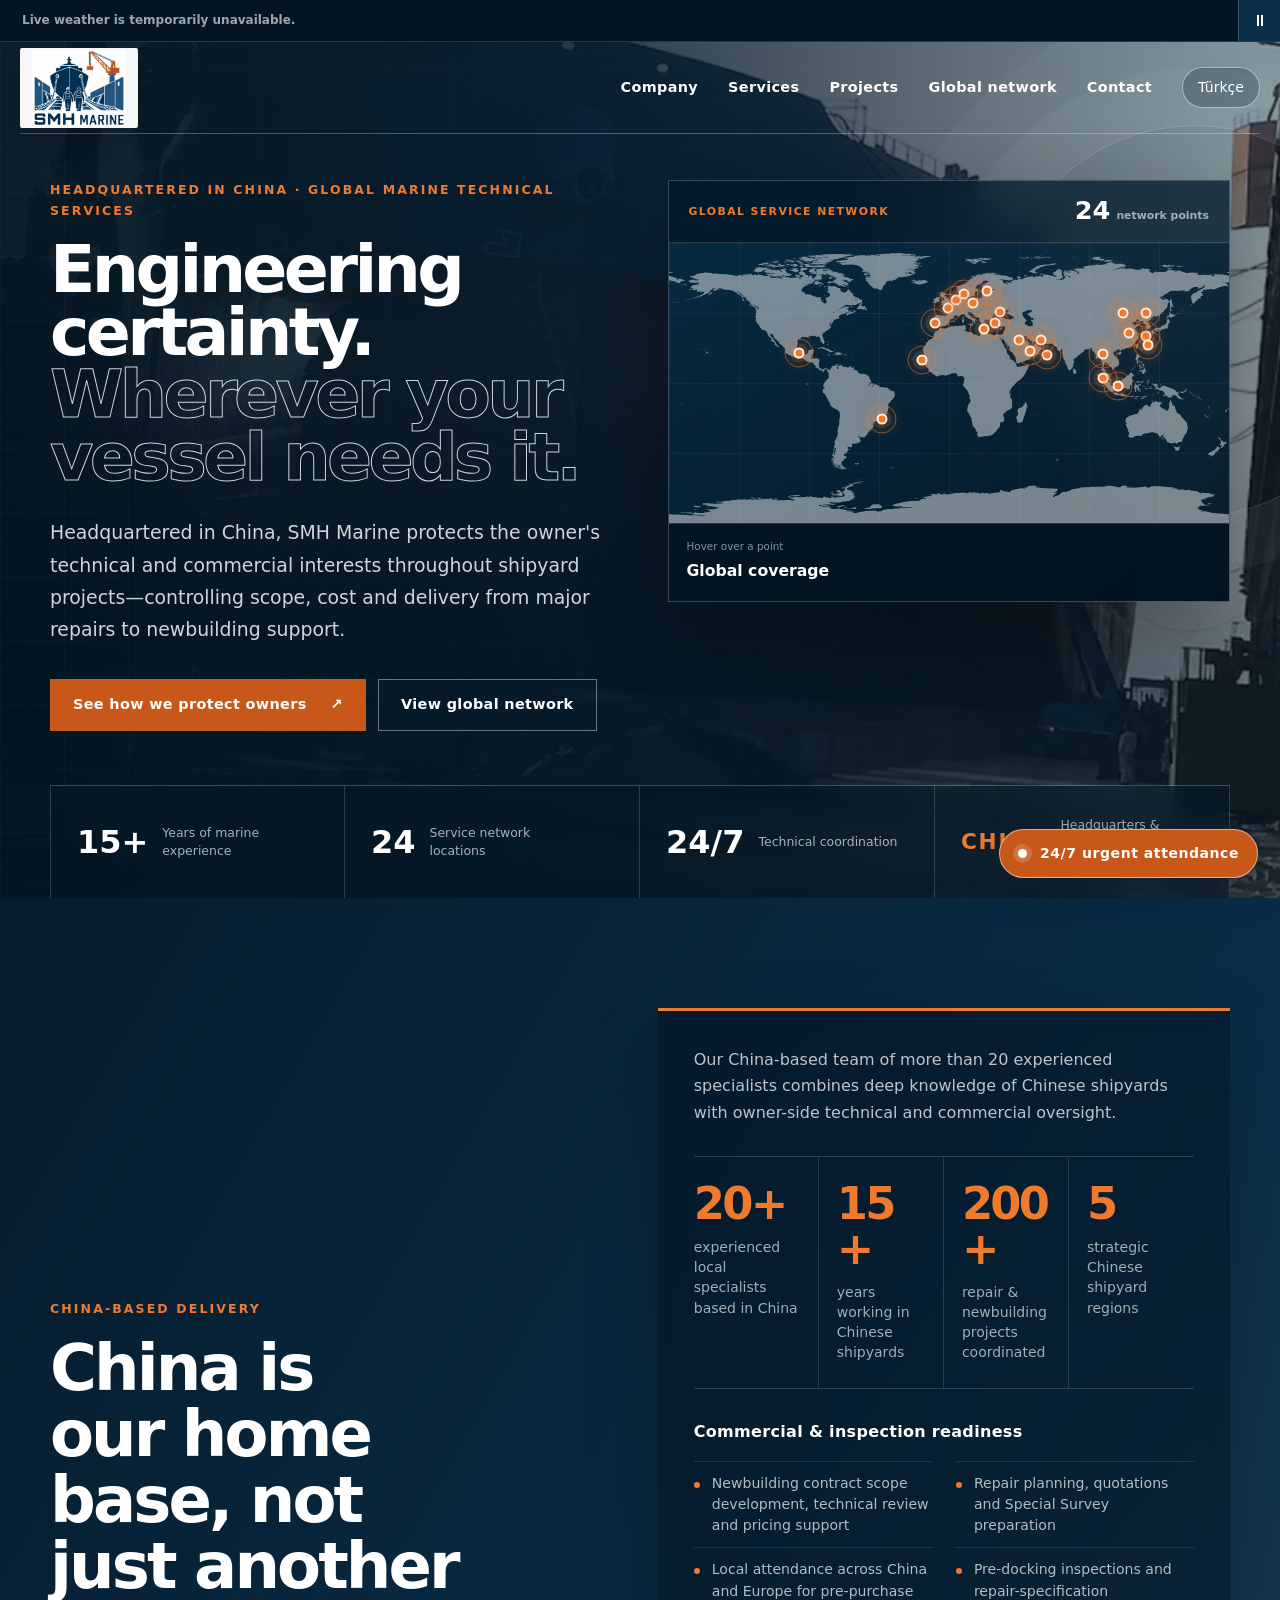
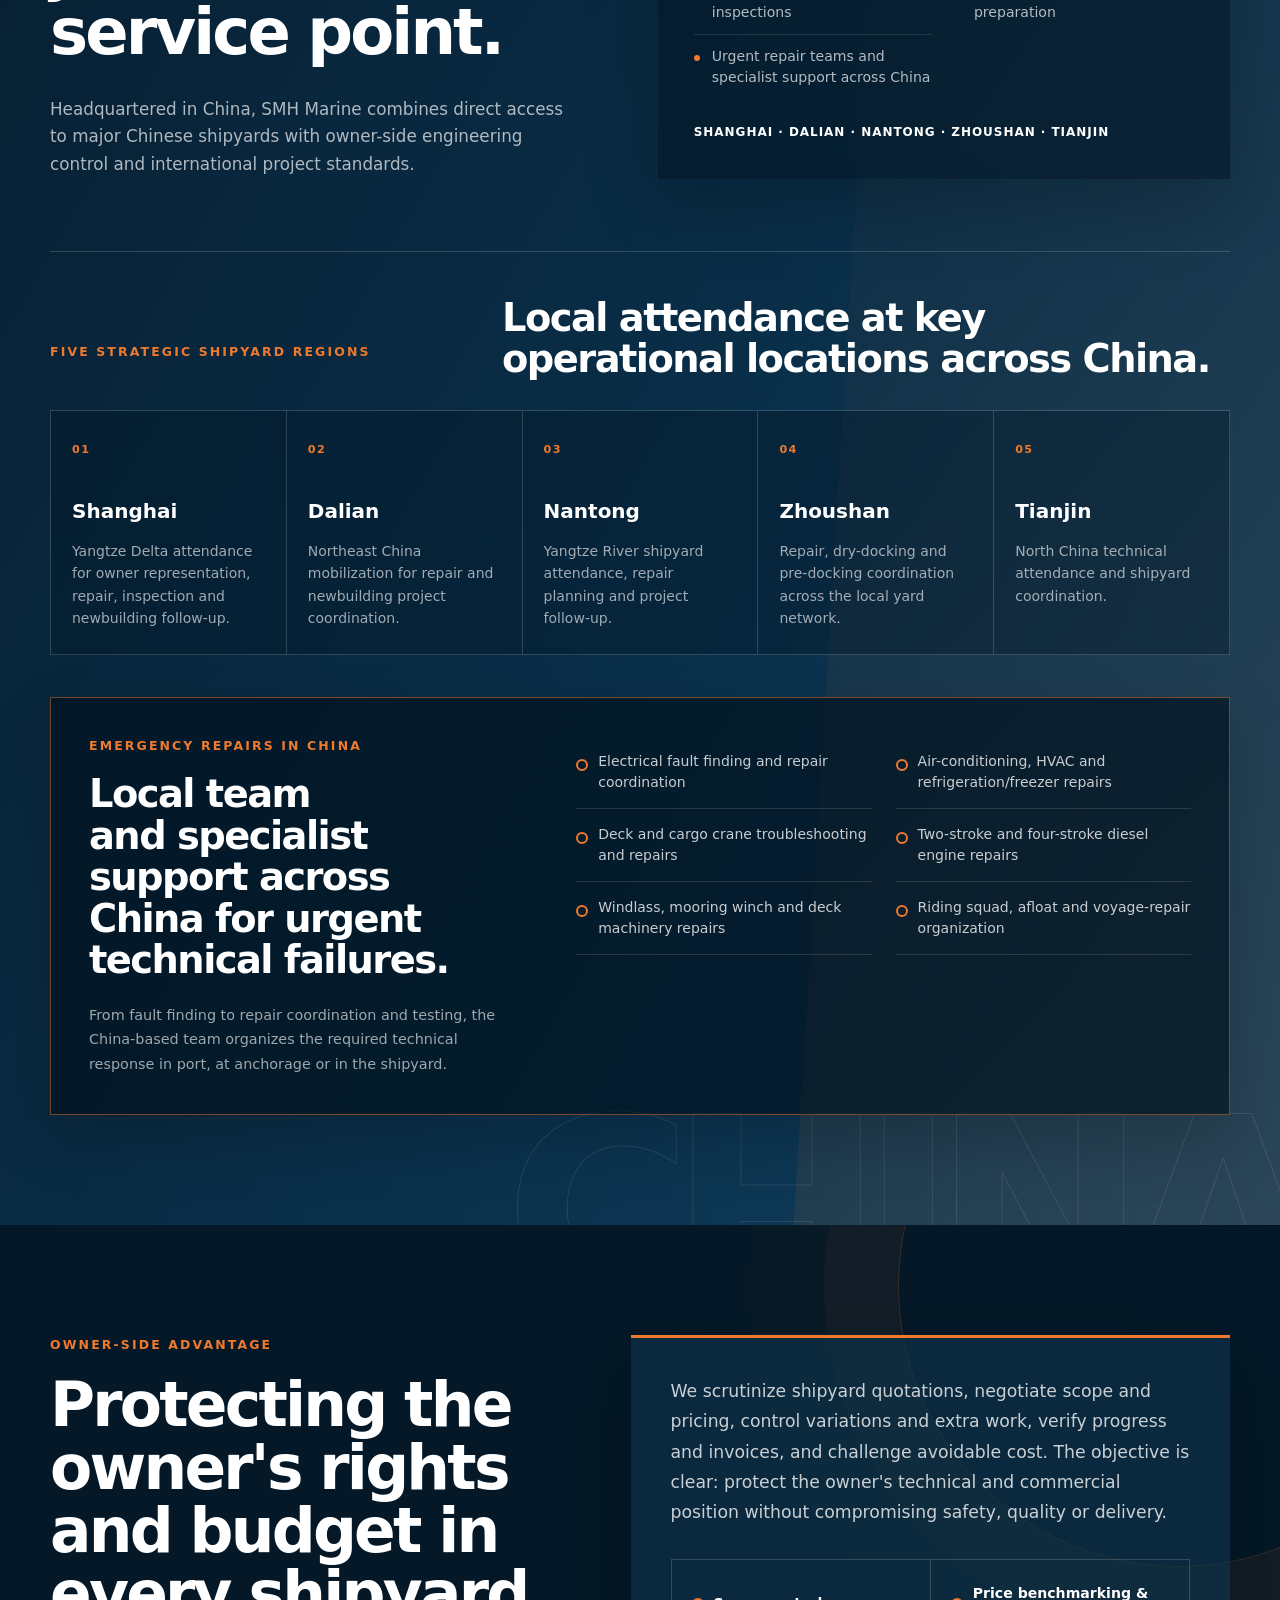
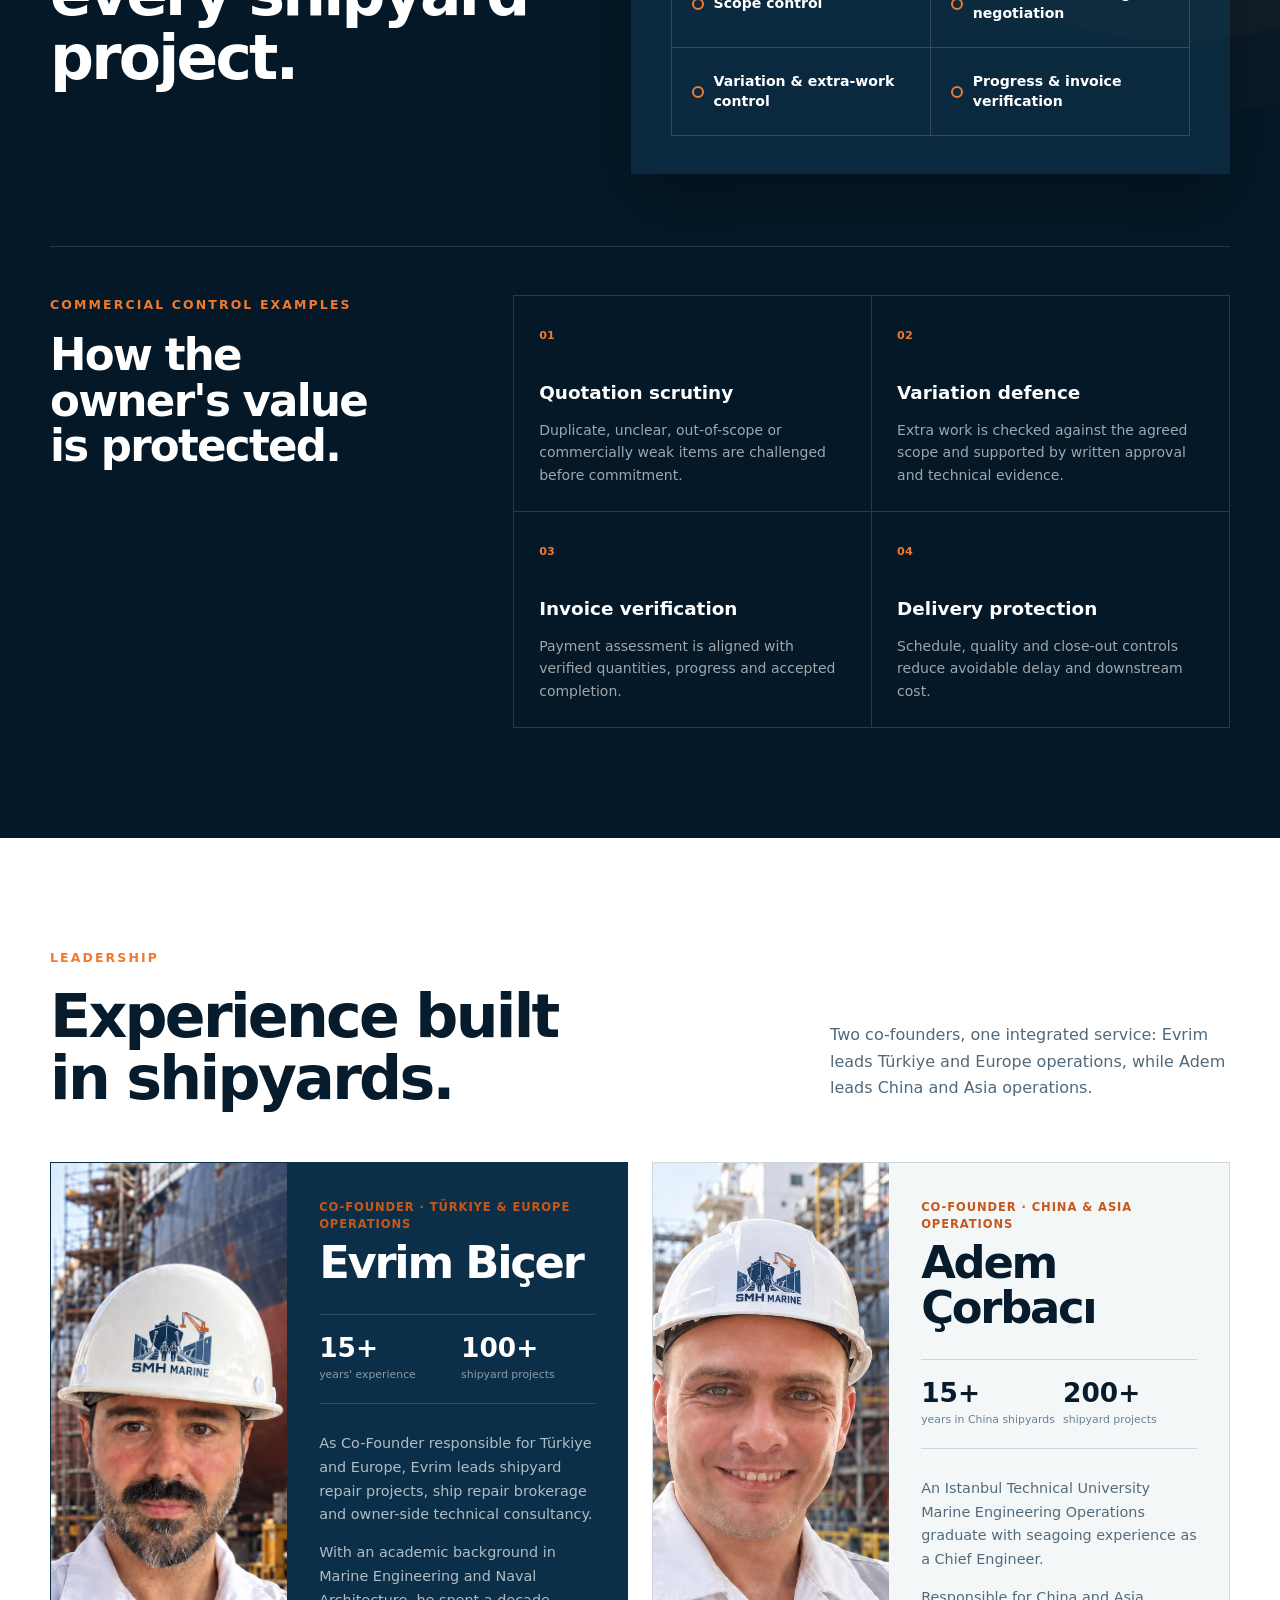
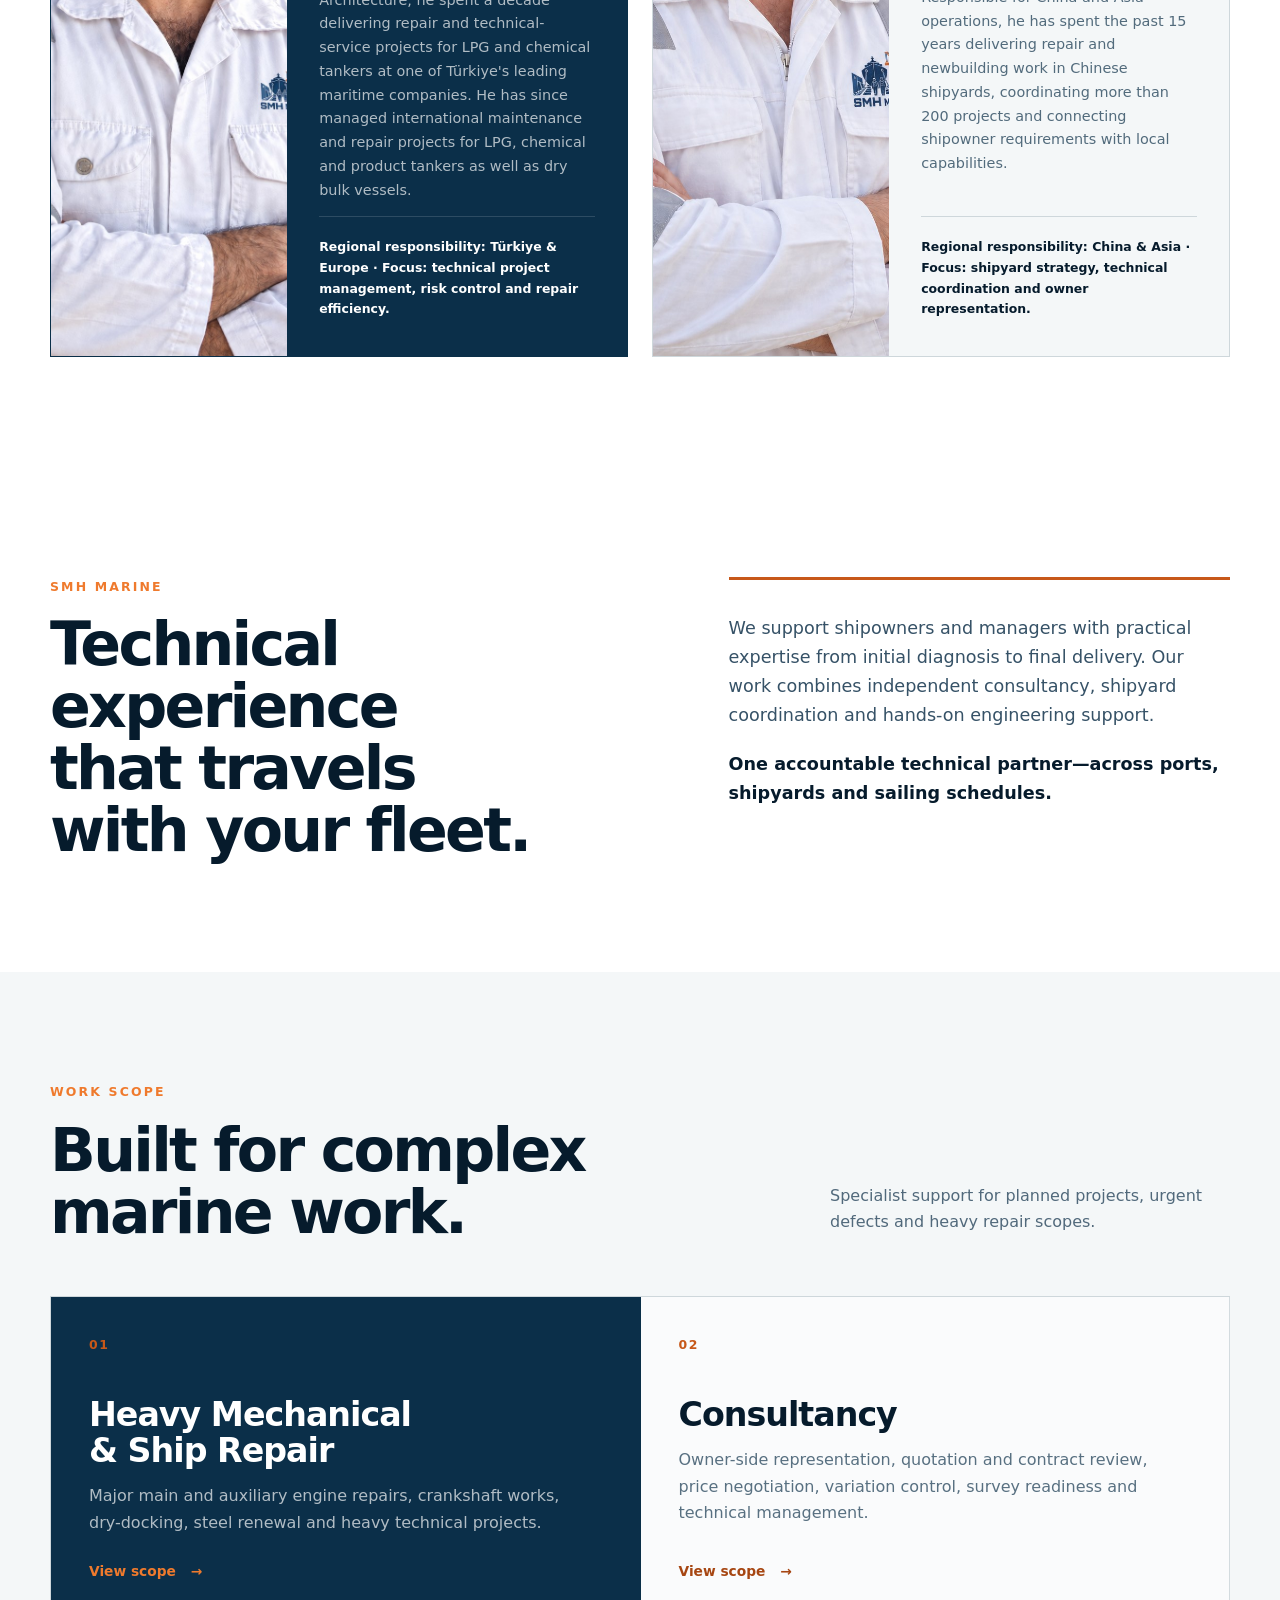
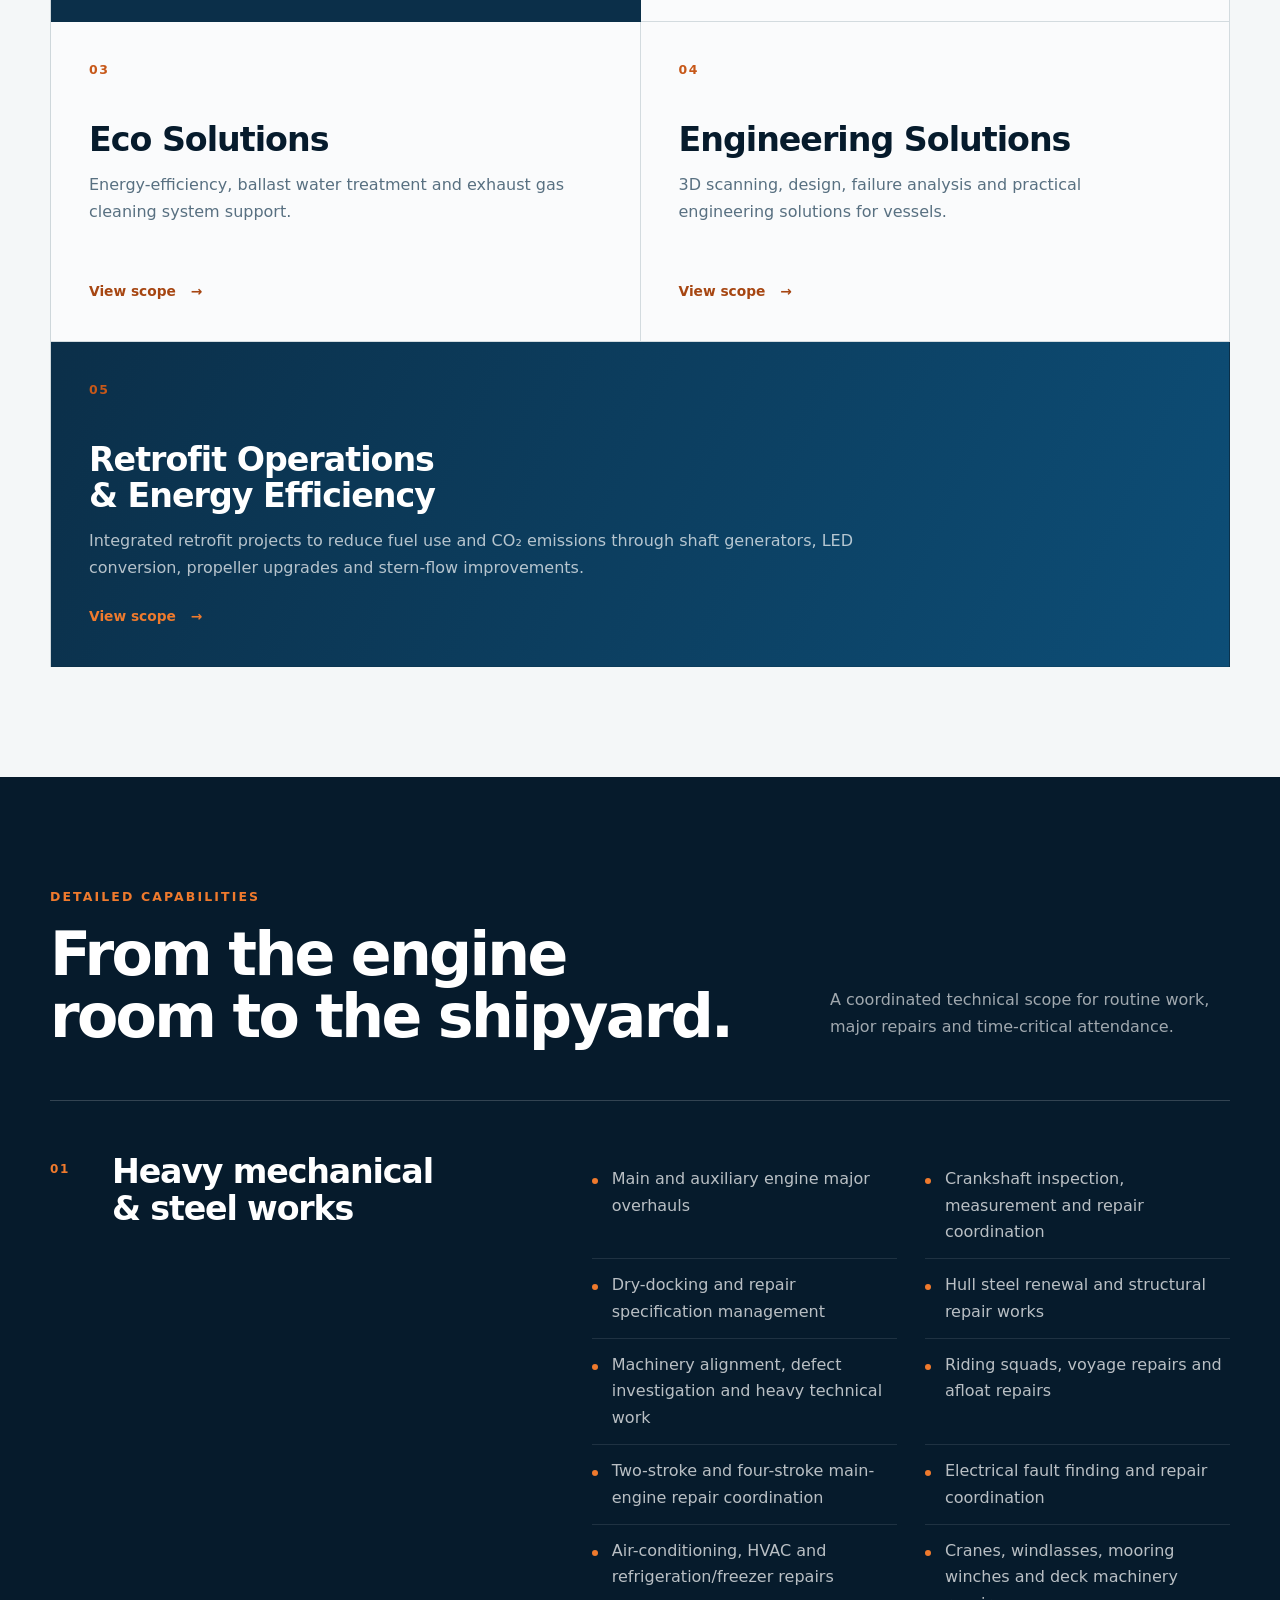
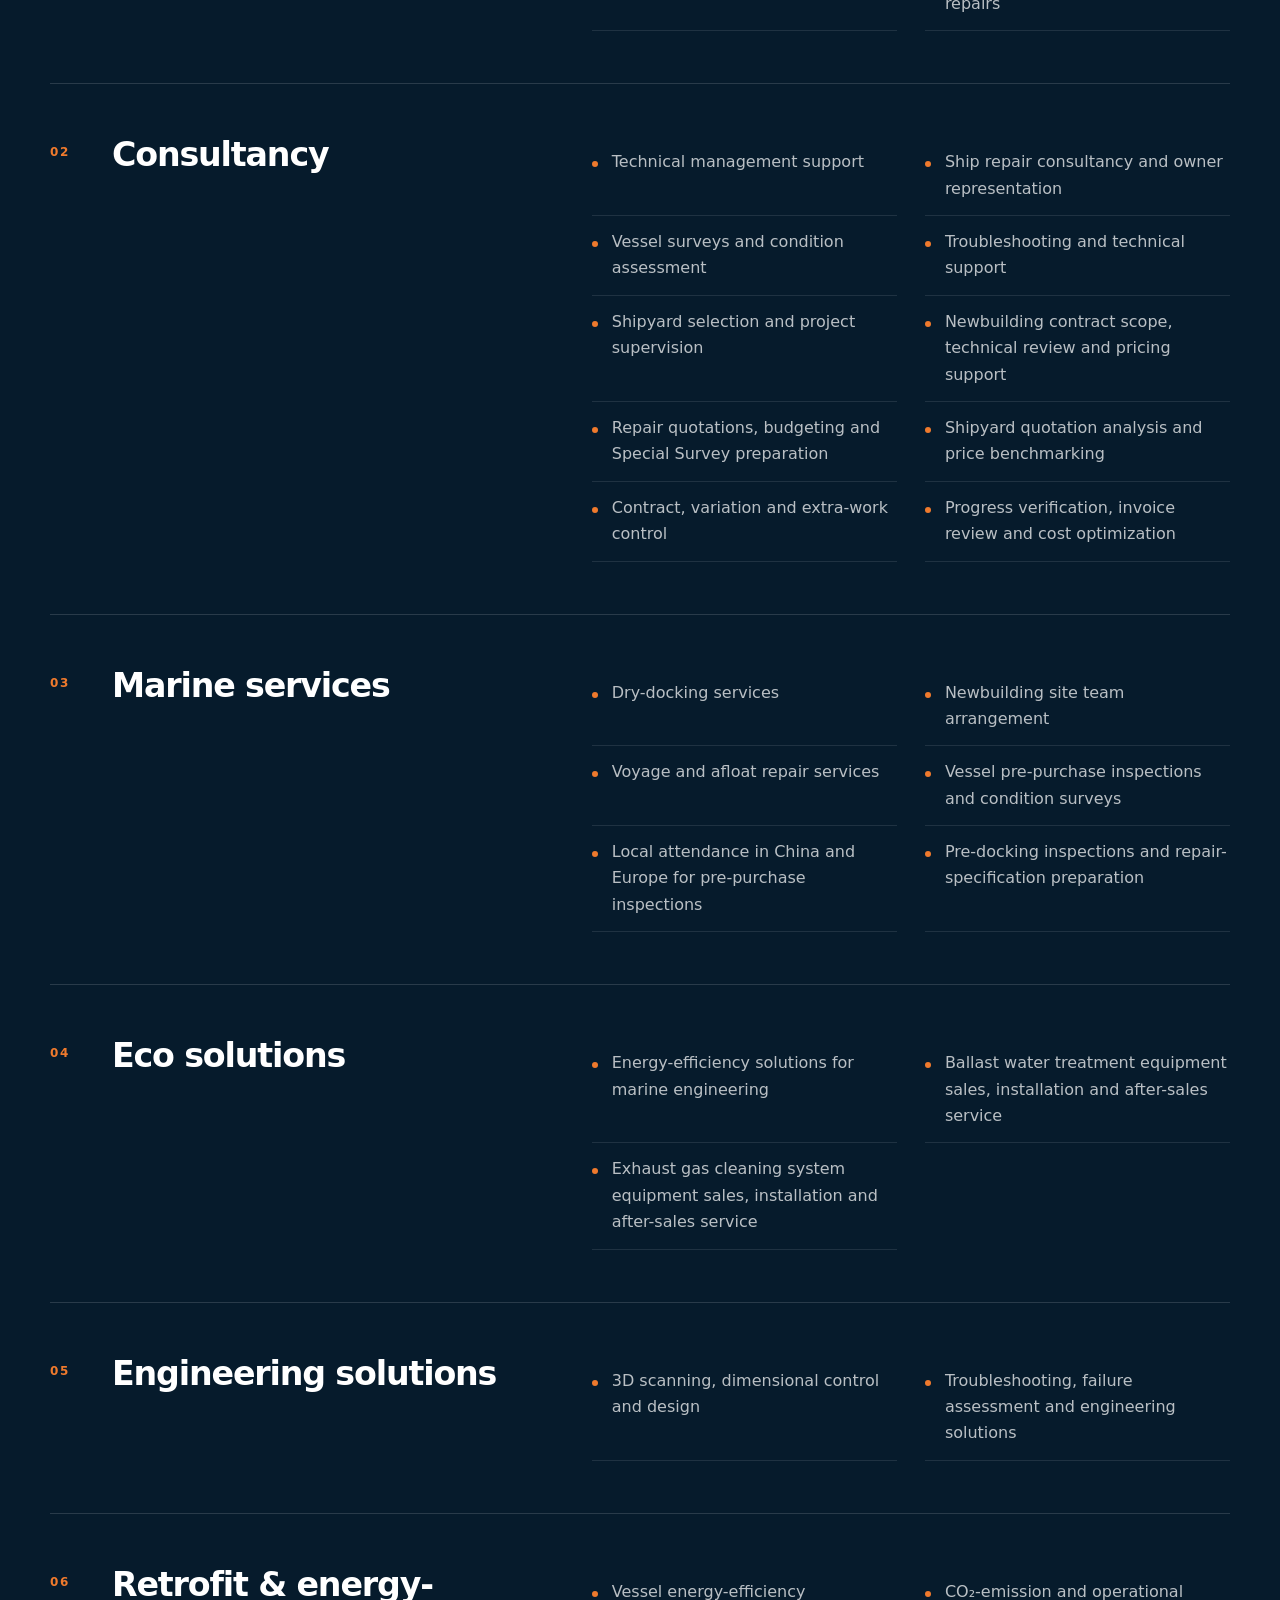
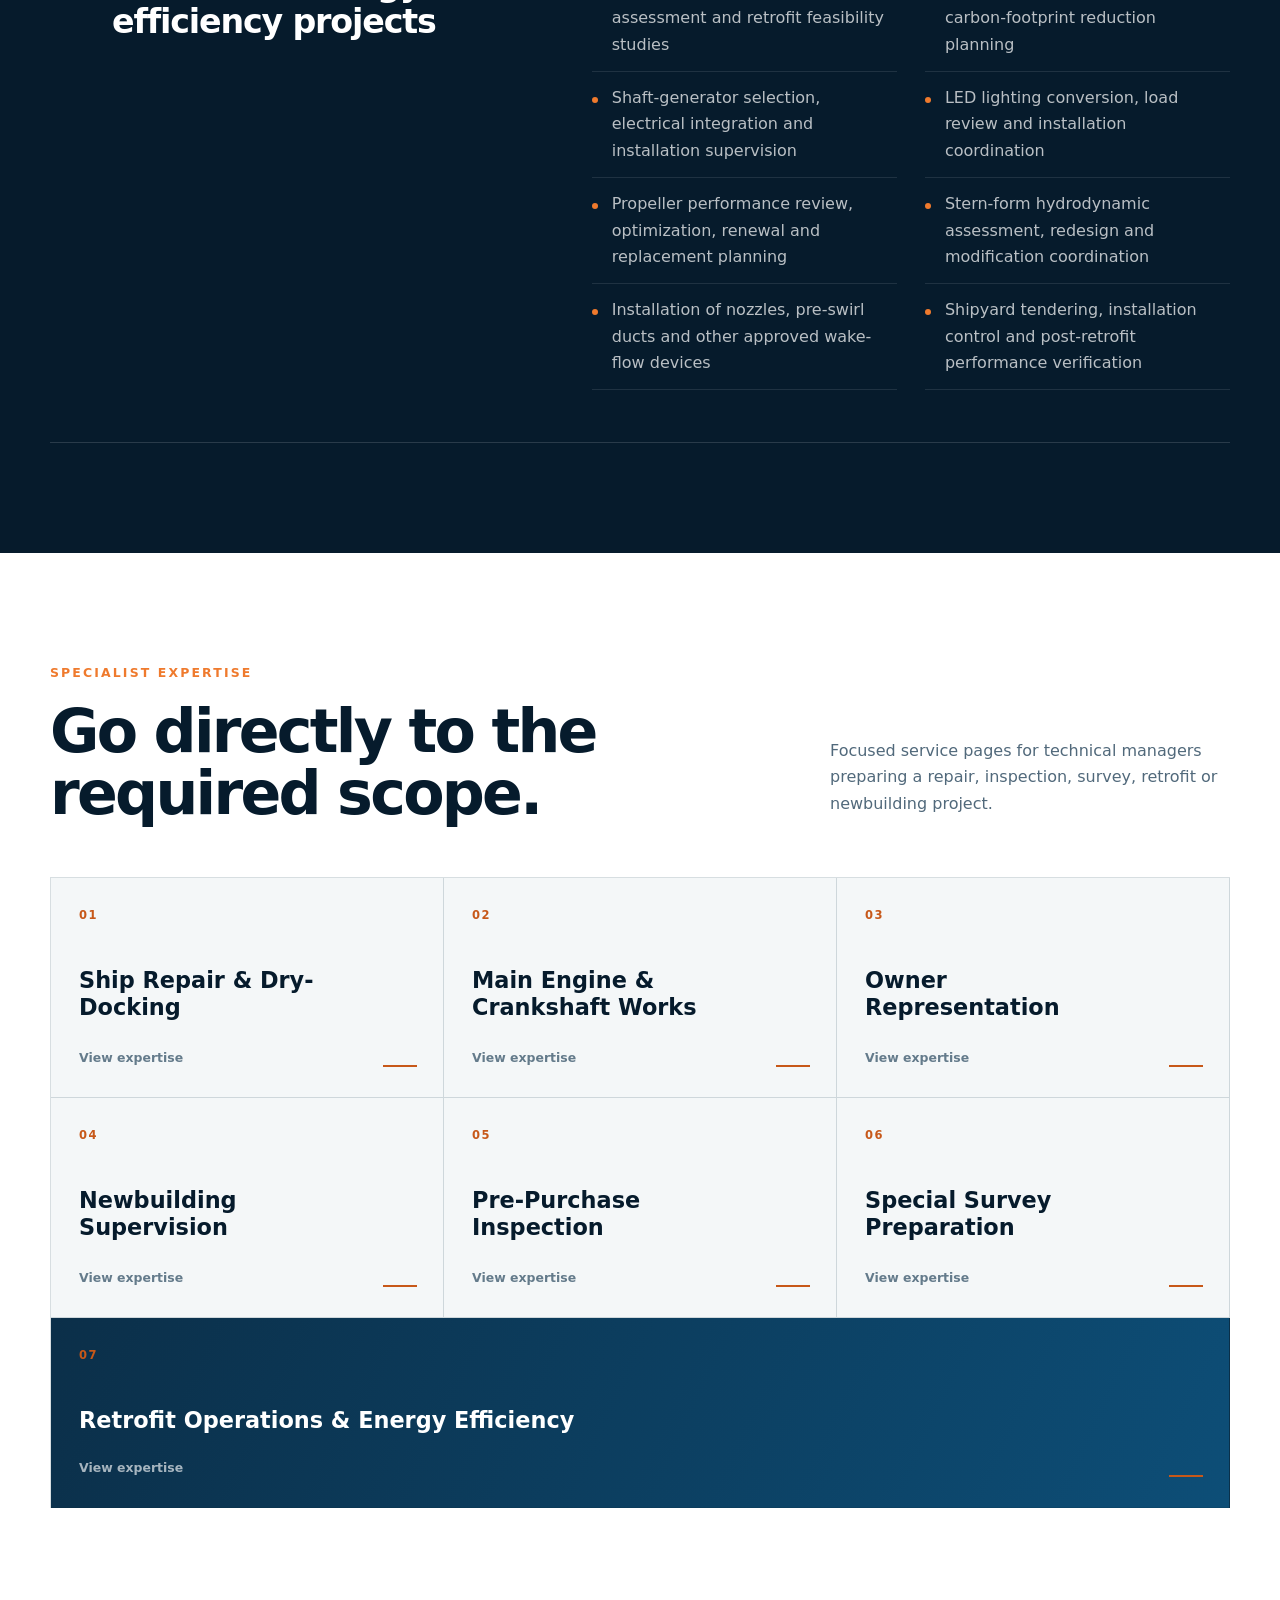
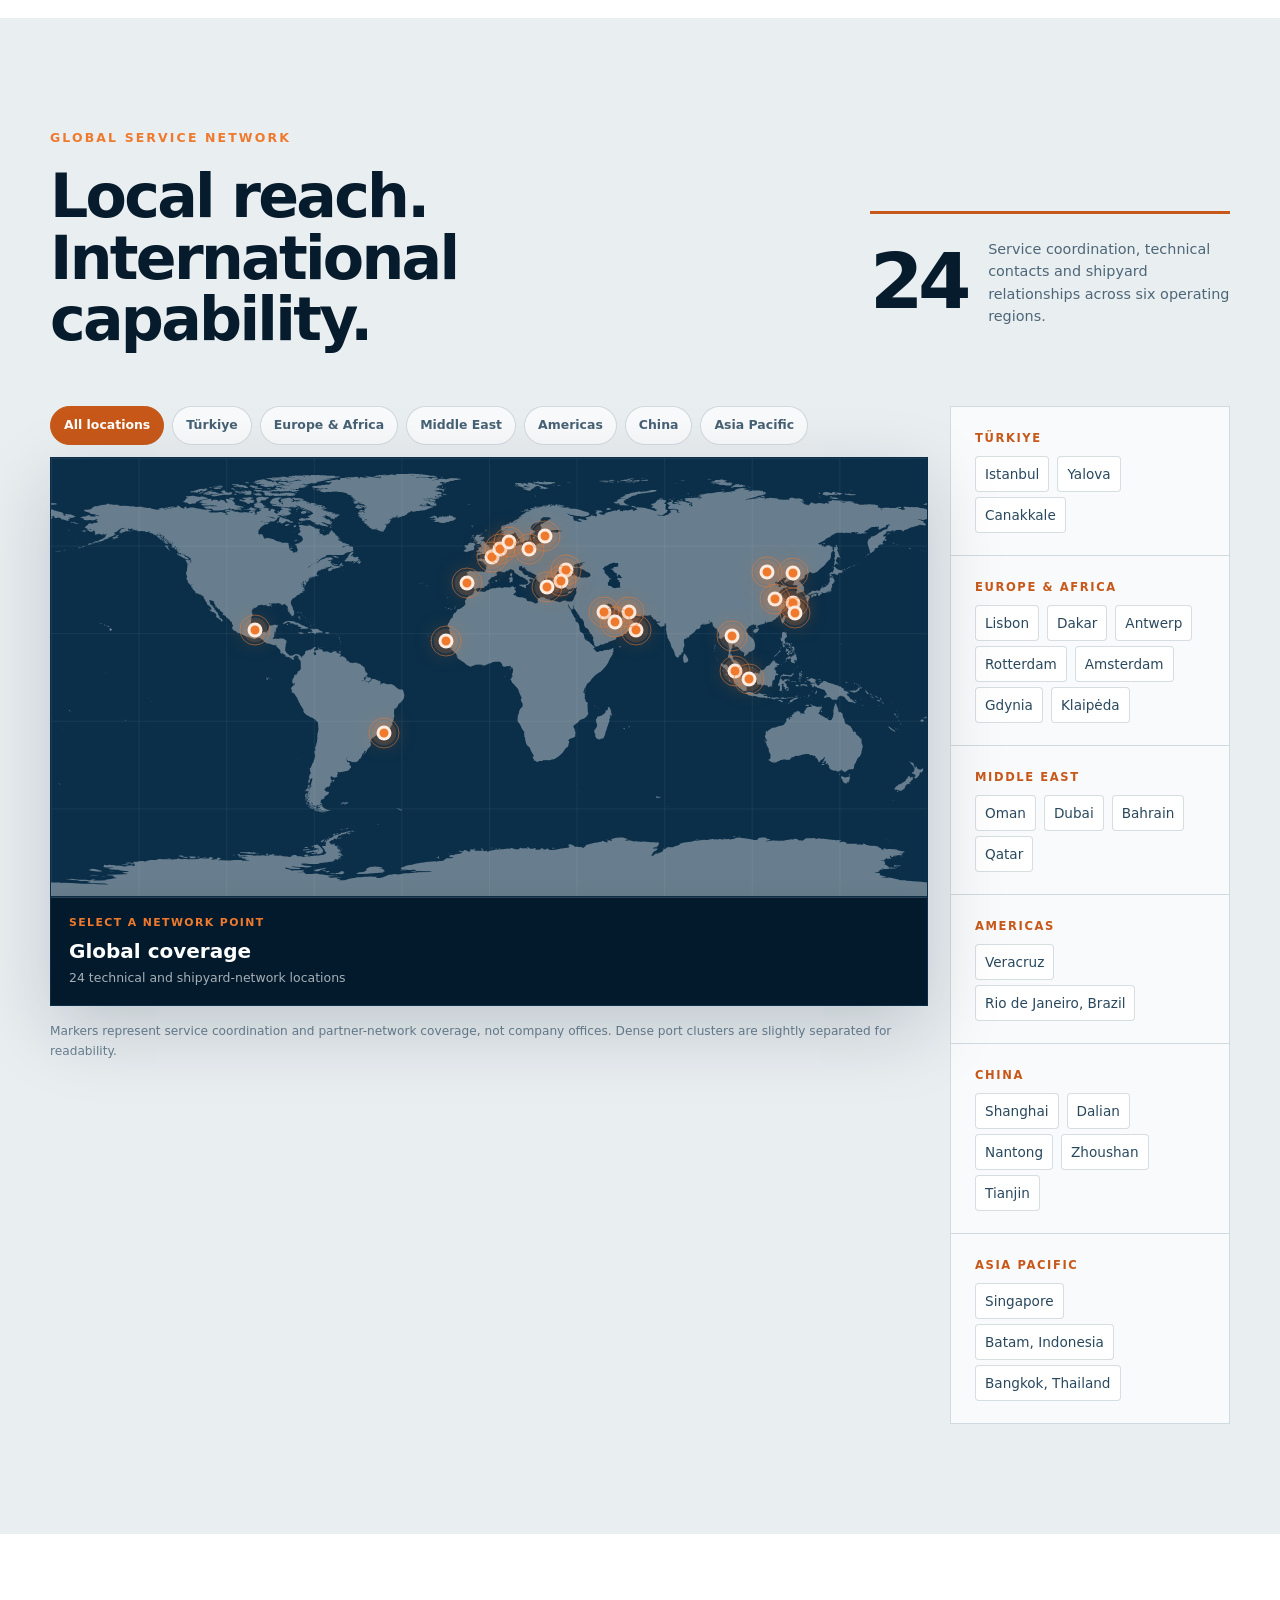
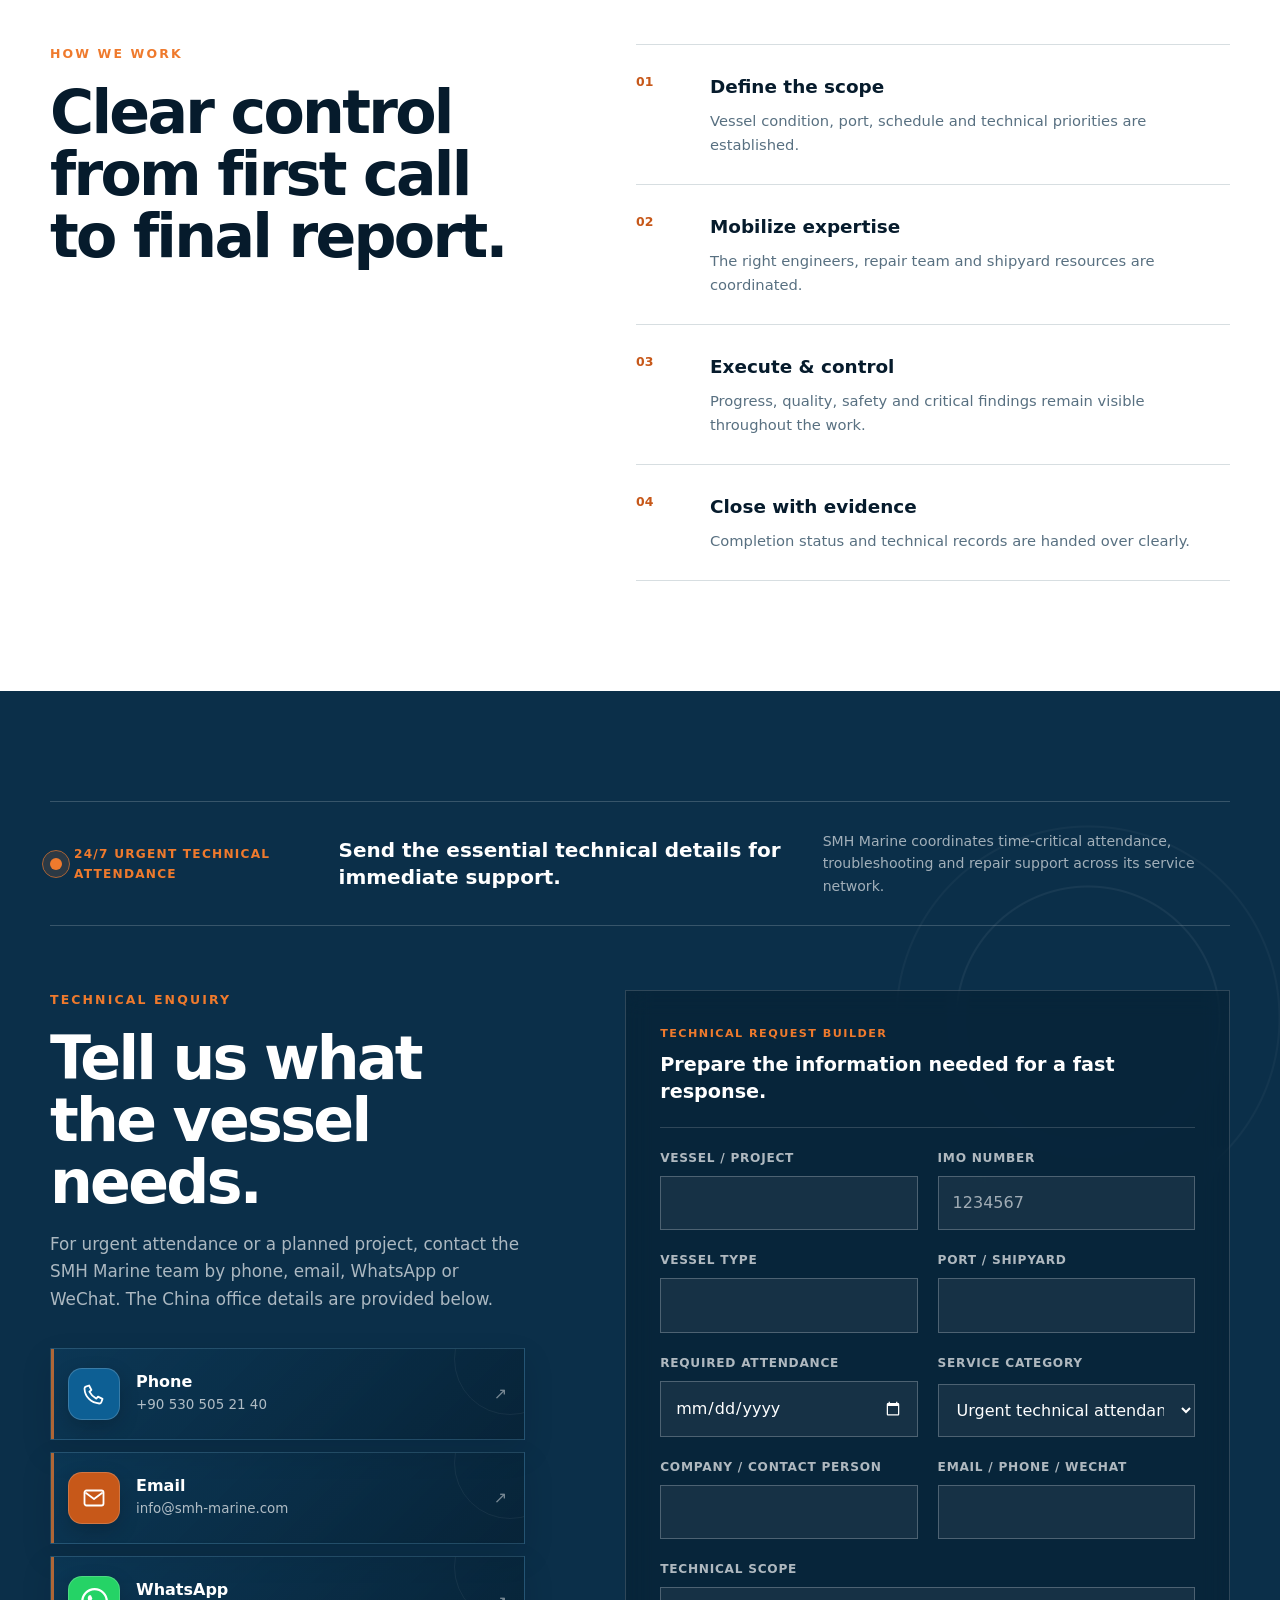
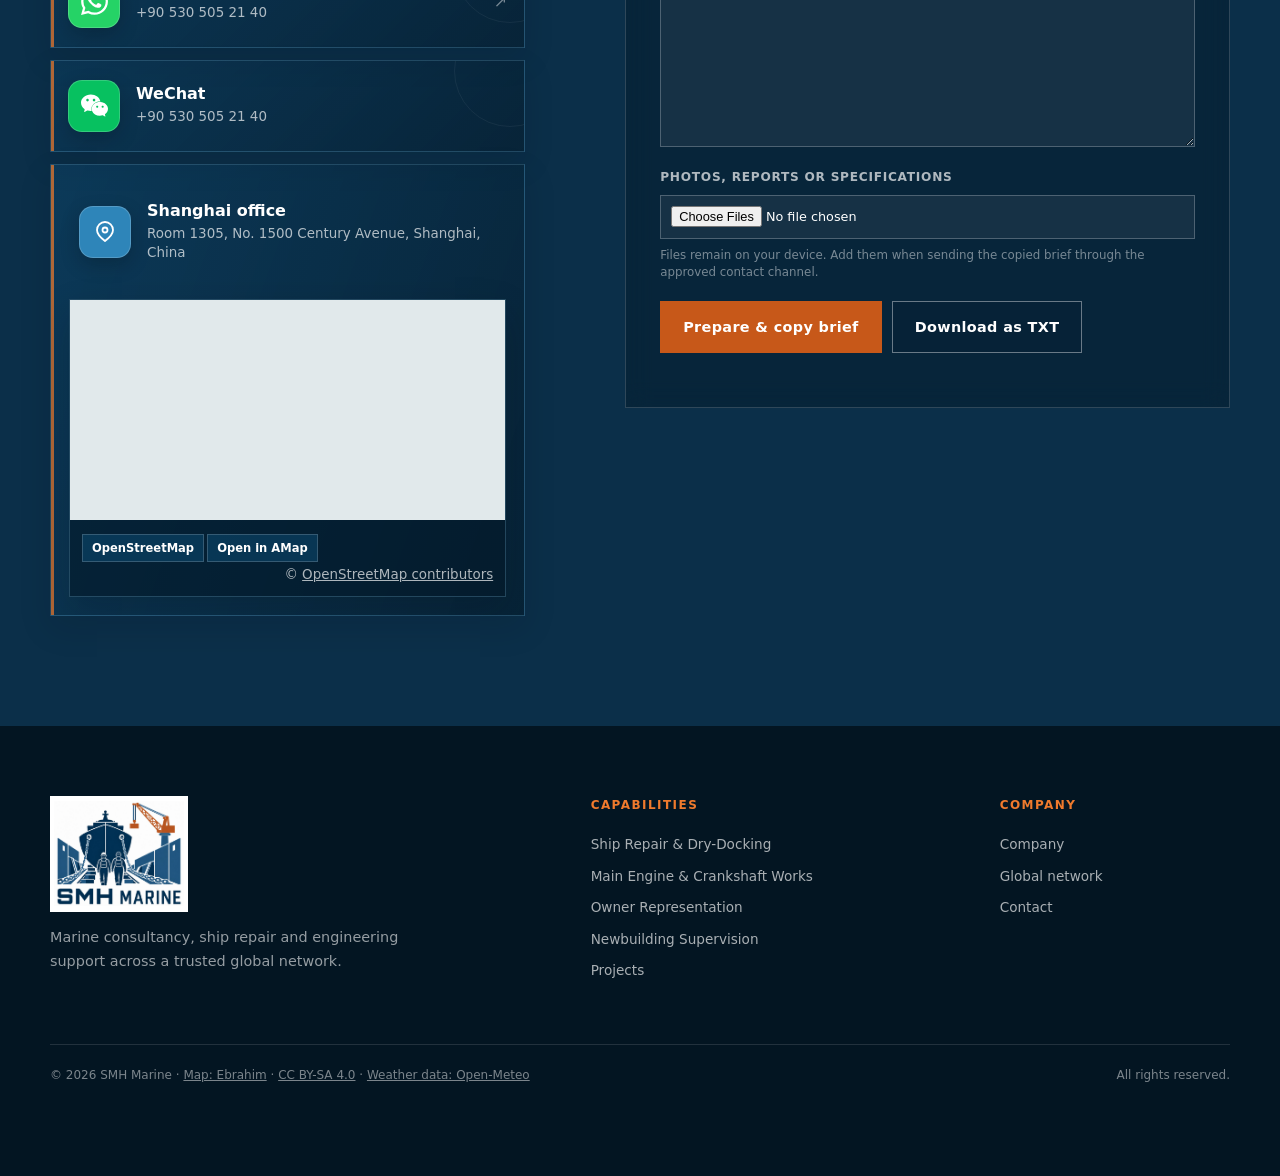
<file: index.html>
<!doctype html>
<html lang="en">
  <head>
    <meta charset="UTF-8" />
    <meta name="viewport" content="width=device-width, initial-scale=1" />
    <meta name="description" content="China-headquartered SMH Marine provides ship repair, marine engineering, consultancy and global technical support for shipowners." />
    <meta name="theme-color" content="#061b2c" />
    <link rel="canonical" href="https://smh-marine.com/" />
    <link rel="alternate" type="text/markdown" href="llms.txt" title="SMH Marine AI-readable overview" />
    <link rel="alternate" type="application/json" href="ai-content.json" title="SMH Marine structured company data" />
    <link rel="icon" type="image/png" href="assets/smh-marine-logo-cropped.png" />
    <link rel="preload" as="image" href="assets/hero-drydock-bow.webp" type="image/webp" />
    <title>SMH Marine | China-Based Global Marine Engineering</title>
    <link rel="stylesheet" href="assets/styles.css?v=60" />
    <script src="assets/app.js?v=60" defer></script>
    <script type="application/ld+json">
      {
        "@context": "https://schema.org",
        "@graph": [
          {
            "@type": "Organization",
            "@id": "https://smh-marine.com/#organization",
            "name": "SMH Marine",
            "url": "https://smh-marine.com/",
            "logo": "https://smh-marine.com/assets/smh-marine-logo-cropped.png",
            "description": "China-headquartered marine engineering, ship repair and owner-side technical consultancy company serving shipowners through a global service network.",
            "email": "info@smh-marine.com",
            "telephone": "+90 530 505 21 40",
            "address": {
              "@type": "PostalAddress",
              "streetAddress": "Room 1305, No. 1500 Century Avenue",
              "addressLocality": "Shanghai",
              "addressCountry": "CN"
            },
            "contactPoint": {
              "@type": "ContactPoint",
              "contactType": "technical enquiries and urgent attendance",
              "telephone": "+90 530 505 21 40",
              "email": "info@smh-marine.com",
              "availableLanguage": ["English", "Turkish"]
            },
            "founder": [
              {
                "@type": "Person",
                "name": "Evrim Biçer",
                "jobTitle": "Co-Founder, Türkiye and Europe Operations"
              },
              {
                "@type": "Person",
                "name": "Adem Çorbacı",
                "jobTitle": "Co-Founder, China and Asia Operations"
              }
            ],
            "areaServed": ["China", "Türkiye", "Europe", "Africa", "Middle East", "Americas", "Asia Pacific"],
            "knowsAbout": [
              "Ship repair and dry-docking",
              "Main engine and crankshaft works",
              "Owner representation",
              "Newbuilding supervision",
              "Pre-purchase vessel inspection",
              "Special Survey preparation",
              "Marine retrofit and energy efficiency"
            ],
            "hasOfferCatalog": {
              "@type": "OfferCatalog",
              "name": "SMH Marine specialist services",
              "itemListElement": [
                {"@type": "Offer", "itemOffered": {"@type": "Service", "name": "Ship Repair and Dry-Docking", "url": "https://smh-marine.com/ship-repair.html"}},
                {"@type": "Offer", "itemOffered": {"@type": "Service", "name": "Main Engine and Crankshaft Works", "url": "https://smh-marine.com/engine-crankshaft.html"}},
                {"@type": "Offer", "itemOffered": {"@type": "Service", "name": "Owner Representation", "url": "https://smh-marine.com/owner-representation.html"}},
                {"@type": "Offer", "itemOffered": {"@type": "Service", "name": "Newbuilding Supervision", "url": "https://smh-marine.com/newbuilding.html"}},
                {"@type": "Offer", "itemOffered": {"@type": "Service", "name": "Pre-Purchase Inspection", "url": "https://smh-marine.com/pre-purchase.html"}},
                {"@type": "Offer", "itemOffered": {"@type": "Service", "name": "Special Survey Preparation", "url": "https://smh-marine.com/special-survey.html"}},
                {"@type": "Offer", "itemOffered": {"@type": "Service", "name": "Retrofit Operations and Energy Efficiency", "url": "https://smh-marine.com/retrofit-energy-efficiency.html"}}
              ]
            }
          },
          {
            "@type": "WebSite",
            "@id": "https://smh-marine.com/#website",
            "url": "https://smh-marine.com/",
            "name": "SMH Marine",
            "publisher": {"@id": "https://smh-marine.com/#organization"},
            "inLanguage": ["en", "tr"]
          },
          {
            "@type": "WebPage",
            "@id": "https://smh-marine.com/#webpage",
            "url": "https://smh-marine.com/",
            "name": "SMH Marine | China-Based Global Marine Engineering",
            "isPartOf": {"@id": "https://smh-marine.com/#website"},
            "about": {"@id": "https://smh-marine.com/#organization"},
            "mainEntity": {"@id": "https://smh-marine.com/#organization"},
            "inLanguage": ["en", "tr"]
          }
        ]
      }
    </script>
  </head>
  <body>
    <a class="skip-link" href="#main" data-i18n="skipToContent">Skip to content</a>
    <aside class="weather-strip" aria-label="Live weather for SMH Marine service locations" data-i18n-aria-label="weatherRegionLabel">
      <div class="weather-strip-window" data-weather-ticker><span class="weather-loading" data-i18n="weatherLoading">Loading live conditions…</span></div>
      <button class="weather-toggle" type="button" data-weather-toggle aria-pressed="false" aria-label="Pause weather ticker" data-i18n-aria-label="pauseWeather"><span aria-hidden="true">⏸</span></button>
    </aside>
    <header class="site-header" data-header>
      <a class="brand" href="#top" aria-label="SMH Marine home" data-i18n-aria-label="homeLabel">
        <img src="assets/smh-marine-logo-cropped.png" alt="SMH Marine" width="1138" height="922" />
      </a>
      <button class="menu-toggle" type="button" aria-expanded="false" aria-controls="site-nav" data-menu-toggle>
        <span></span><span></span><span></span><span class="sr-only" data-i18n="openMenu">Open menu</span>
      </button>
      <nav class="site-nav" id="site-nav" aria-label="Primary navigation" data-i18n-aria-label="primaryNavigation" data-nav>
        <a href="#about" data-i18n="navCompany">Company</a>
        <a href="#services" data-i18n="navServices">Services</a>
        <a href="projects.html" data-i18n="navProjects">Projects</a>
        <a href="#network" data-i18n="navNetwork">Global network</a>
        <a href="#contact" data-i18n="navContact">Contact</a>
        <button class="language-switch" type="button" data-language aria-label="Switch language">Türkçe</button>
      </nav>
    </header>

    <main id="main" tabindex="-1">
      <section class="hero" id="top" aria-labelledby="hero-title">
        <div class="hero-media" role="img" aria-label="Large commercial vessel bow in dry dock" data-i18n-aria-label="heroImageLabel"></div>
        <div class="hero-grid" aria-hidden="true"></div>
        <div class="hero-content shell">
          <p class="eyebrow" data-i18n="heroEyebrow">Headquartered in China · Global marine technical services</p>
          <h1 id="hero-title"><span data-i18n="heroTitle">Engineering certainty.</span><br /><span class="outline-title" data-i18n="heroTitleOutline">Wherever your vessel needs it.</span></h1>
          <p class="hero-copy" data-i18n="heroCopy">Headquartered in China, SMH Marine protects the owner's technical and commercial interests throughout shipyard projects—controlling scope, cost and delivery from major repairs to newbuilding support.</p>
          <div class="hero-actions">
            <a class="button button-primary" href="#owner-advantage"><span data-i18n="heroCta">See how we protect owners</span> <span aria-hidden="true">↗</span></a>
            <a class="button button-ghost" href="#network" data-i18n="heroNetwork">View global network</a>
          </div>
        </div>
        <aside class="hero-network" aria-label="Global service network" data-i18n-aria-label="globalNetworkLabel">
          <div class="hero-network-head">
            <span data-i18n="heroMapLabel">Global service network</span>
            <strong><b>24</b> <span data-i18n="heroMapPoints">network points</span></strong>
          </div>
          <div class="hero-map">
            <img src="assets/world-map-v2.svg" alt="" aria-hidden="true" />
            <div class="hero-map-markers" data-hero-map-markers></div>
            <div class="hero-map-detail" data-hero-map-detail aria-live="polite">
              <small data-i18n="heroMapHover">Hover over a point</small>
              <strong data-i18n="mapDefaultTitle">Global coverage</strong>
            </div>
          </div>
        </aside>
        <div class="hero-facts shell" aria-label="Company highlights" data-i18n-aria-label="companyHighlightsLabel">
          <div><strong>15+</strong><span data-i18n="factYears">Years of marine experience</span></div>
          <div><strong>24</strong><span data-i18n="factLocations">Service network locations</span></div>
          <div><strong>24/7</strong><span data-i18n="factCoordination">Technical coordination</span></div>
          <div><strong class="fact-word" data-i18n="factChinaWord">CHINA</strong><span data-i18n="factChina">Headquarters & strongest shipyard base</span></div>
        </div>
      </section>

      <section class="china-section section" id="china">
        <div class="china-watermark" aria-hidden="true">CHINA</div>
        <div class="shell china-grid">
          <div class="china-lead">
            <p class="section-kicker" data-i18n="chinaKicker">China-based delivery</p>
            <h2 data-i18n="chinaTitle">China is our home base, not just another service point.</h2>
            <p data-i18n="chinaIntro">Headquartered in China, SMH Marine combines direct access to major Chinese shipyards with owner-side engineering control and international project standards.</p>
          </div>
          <div class="china-proof">
            <p data-i18n="chinaCopy">Our China-based team of more than 20 experienced specialists combines deep knowledge of Chinese shipyards with owner-side technical and commercial oversight.</p>
            <div class="china-metrics" aria-label="China experience highlights" data-i18n-aria-label="chinaHighlightsLabel">
              <div><strong>20+</strong><span data-i18n="chinaMetricTeam">experienced local specialists based in China</span></div>
              <div><strong>15+</strong><span data-i18n="chinaMetricYears">years working in Chinese shipyards</span></div>
              <div><strong>200+</strong><span data-i18n="chinaMetricProjects">repair & newbuilding projects coordinated</span></div>
              <div><strong>5</strong><span data-i18n="chinaMetricRegions">strategic Chinese shipyard regions</span></div>
            </div>
            <div class="china-expertise">
              <h3 data-i18n="chinaExpertiseTitle">Commercial & inspection readiness</h3>
              <ul>
                <li data-i18n="chinaExpertise1">Newbuilding contract scope development, technical review and pricing support</li>
                <li data-i18n="chinaExpertise2">Repair planning, quotations and Special Survey preparation</li>
                <li data-i18n="chinaExpertise3">Local attendance across China and Europe for pre-purchase inspections</li>
                <li data-i18n="chinaExpertise4">Pre-docking inspections and repair-specification preparation</li>
                <li data-i18n="chinaExpertise5">Urgent repair teams and specialist support across China</li>
              </ul>
            </div>
            <p class="china-cities" data-i18n="chinaCities">Shanghai · Dalian · Nantong · Zhoushan · Tianjin</p>
          </div>
        </div>
        <div class="shell china-region-block">
          <div class="china-region-heading">
            <p class="section-kicker" data-i18n="chinaRegionsKicker">Five strategic shipyard regions</p>
            <h3 data-i18n="chinaRegionsTitle">Local attendance at key operational locations across China.</h3>
          </div>
          <div class="china-region-grid">
            <article><span>01</span><h4>Shanghai</h4><p data-i18n="chinaShanghai">Yangtze Delta attendance for owner representation, repair, inspection and newbuilding follow-up.</p></article>
            <article><span>02</span><h4>Dalian</h4><p data-i18n="chinaDalian">Northeast China mobilization for repair and newbuilding project coordination.</p></article>
            <article><span>03</span><h4>Nantong</h4><p data-i18n="chinaNantong">Yangtze River shipyard attendance, repair planning and project follow-up.</p></article>
            <article><span>04</span><h4>Zhoushan</h4><p data-i18n="chinaZhoushan">Repair, dry-docking and pre-docking coordination across the local yard network.</p></article>
            <article><span>05</span><h4>Tianjin</h4><p data-i18n="chinaTianjin">North China technical attendance and shipyard coordination.</p></article>
          </div>
          <div class="china-urgent-repairs">
            <div class="china-urgent-heading"><p class="section-kicker" data-i18n="chinaUrgentKicker">Emergency repairs in China</p><h3 data-i18n="chinaUrgentTitle">Local team and specialist support across China for urgent technical failures.</h3><p data-i18n="chinaUrgentCopy">From fault finding to repair coordination and testing, the China-based team organizes the required technical response in port, at anchorage or in the shipyard.</p></div>
            <ul>
              <li data-i18n="chinaUrgent1">Electrical fault finding and repair coordination</li>
              <li data-i18n="chinaUrgent2">Air-conditioning, HVAC and refrigeration/freezer repairs</li>
              <li data-i18n="chinaUrgent3">Deck and cargo crane troubleshooting and repairs</li>
              <li data-i18n="chinaUrgent4">Two-stroke and four-stroke diesel engine repairs</li>
              <li data-i18n="chinaUrgent5">Windlass, mooring winch and deck machinery repairs</li>
              <li data-i18n="chinaUrgent6">Riding squad, afloat and voyage-repair organization</li>
            </ul>
          </div>
        </div>
      </section>

      <section class="owner-advantage-section section" id="owner-advantage">
        <div class="shell owner-advantage-grid">
          <div class="owner-advantage-lead">
            <p class="section-kicker" data-i18n="ownerKicker">Owner-side advantage</p>
            <h2 data-i18n="ownerTitle">Protecting the owner's rights and budget in every shipyard project.</h2>
          </div>
          <div class="owner-advantage-body">
            <p data-i18n="ownerCopy">We scrutinize shipyard quotations, negotiate scope and pricing, control variations and extra work, verify progress and invoices, and challenge avoidable cost. The objective is clear: protect the owner's technical and commercial position without compromising safety, quality or delivery.</p>
            <div class="owner-controls" aria-label="Owner-side commercial controls" data-i18n-aria-label="ownerControlsLabel">
              <span data-i18n="ownerControl1">Scope control</span>
              <span data-i18n="ownerControl2">Price benchmarking & negotiation</span>
              <span data-i18n="ownerControl3">Variation & extra-work control</span>
              <span data-i18n="ownerControl4">Progress & invoice verification</span>
            </div>
          </div>
        </div>
        <div class="shell owner-example-block">
          <div class="owner-example-heading">
            <p class="section-kicker" data-i18n="ownerExamplesKicker">Commercial control examples</p>
            <h3 data-i18n="ownerExamplesTitle">How the owner's value is protected.</h3>
          </div>
          <div class="owner-example-grid">
            <article><span>01</span><h4 data-i18n="ownerExample1Title">Quotation scrutiny</h4><p data-i18n="ownerExample1Copy">Duplicate, unclear, out-of-scope or commercially weak items are challenged before commitment.</p></article>
            <article><span>02</span><h4 data-i18n="ownerExample2Title">Variation defence</h4><p data-i18n="ownerExample2Copy">Extra work is checked against the agreed scope and supported by written approval and technical evidence.</p></article>
            <article><span>03</span><h4 data-i18n="ownerExample3Title">Invoice verification</h4><p data-i18n="ownerExample3Copy">Payment assessment is aligned with verified quantities, progress and accepted completion.</p></article>
            <article><span>04</span><h4 data-i18n="ownerExample4Title">Delivery protection</h4><p data-i18n="ownerExample4Copy">Schedule, quality and close-out controls reduce avoidable delay and downstream cost.</p></article>
          </div>
        </div>
      </section>

      <section class="leadership-section section" id="leadership">
        <div class="shell">
          <div class="section-heading">
            <div><p class="section-kicker" data-i18n="leadershipKicker">Leadership</p><h2 data-i18n="leadershipTitle">Experience built in shipyards.</h2></div>
            <p data-i18n="leadershipIntro">Two co-founders, one integrated service: Evrim leads Türkiye and Europe operations, while Adem leads China and Asia operations.</p>
          </div>
          <div class="leadership-grid">
            <article class="profile-card profile-card-dark">
              <figure><img src="assets/evrim-bicer-portrait-smh.jpg" width="941" height="1671" loading="lazy" decoding="async" alt="Evrim Biçer at a shipyard wearing SMH Marine safety equipment" /></figure>
              <div class="profile-content">
                <p class="profile-role" data-i18n="evrimRole">Co-Founder · Türkiye & Europe Operations</p>
                <h3>Evrim Biçer</h3>
                <div class="profile-stats"><span><strong>15+</strong><small data-i18n="yearsExperience">years' experience</small></span><span><strong>100+</strong><small data-i18n="projectsDelivered">shipyard projects</small></span></div>
                <p data-i18n="evrimBio1">As Co-Founder responsible for Türkiye and Europe, Evrim leads shipyard repair projects, ship repair brokerage and owner-side technical consultancy.</p>
                <p data-i18n="evrimBio2">With an academic background in Marine Engineering and Naval Architecture, he spent a decade delivering repair and technical-service projects for LPG and chemical tankers at one of Türkiye's leading maritime companies. He has since managed international maintenance and repair projects for LPG, chemical and product tankers as well as dry bulk vessels.</p>
                <p class="profile-focus" data-i18n="evrimFocus">Regional responsibility: Türkiye & Europe · Focus: technical project management, risk control and repair efficiency.</p>
              </div>
            </article>
            <article class="profile-card">
              <figure><img src="assets/adem-corbaci-portrait-smh.jpg" width="1024" height="1536" loading="lazy" decoding="async" alt="Adem Çorbacı at a shipyard wearing SMH Marine safety equipment" /></figure>
              <div class="profile-content">
                <p class="profile-role" data-i18n="ademRole">Co-Founder · China & Asia Operations</p>
                <h3>Adem Çorbacı</h3>
                <div class="profile-stats"><span><strong>15+</strong><small data-i18n="chinaExperience">years in China shipyards</small></span><span><strong>200+</strong><small data-i18n="projectsDelivered">shipyard projects</small></span></div>
                <p data-i18n="ademBio1">An Istanbul Technical University Marine Engineering Operations graduate with seagoing experience as a Chief Engineer.</p>
                <p data-i18n="ademBio2">Responsible for China and Asia operations, he has spent the past 15 years delivering repair and newbuilding work in Chinese shipyards, coordinating more than 200 projects and connecting shipowner requirements with local capabilities.</p>
                <p class="profile-focus" data-i18n="ademFocus">Regional responsibility: China & Asia · Focus: shipyard strategy, technical coordination and owner representation.</p>
              </div>
            </article>
          </div>
        </div>
      </section>

      <section class="intro-section section" id="about">
        <div class="shell intro-grid">
          <div>
            <p class="section-kicker">SMH Marine</p>
            <h2 data-i18n="aboutTitle">Technical experience that travels with your fleet.</h2>
          </div>
          <div class="intro-copy">
            <p data-i18n="aboutCopy">We support shipowners and managers with practical expertise from initial diagnosis to final delivery. Our work combines independent consultancy, shipyard coordination and hands-on engineering support.</p>
            <p data-i18n="aboutStatement">One accountable technical partner—across ports, shipyards and sailing schedules.</p>
          </div>
        </div>
      </section>

      <section class="services-preview section" id="services">
        <div class="shell">
          <div class="section-heading">
            <div><p class="section-kicker" data-i18n="scopeKicker">Work scope</p><h2 data-i18n="scopeTitle">Built for complex marine work.</h2></div>
            <p data-i18n="scopeIntro">Specialist support for planned projects, urgent defects and heavy repair scopes.</p>
          </div>
          <div class="service-grid">
            <article class="service-card service-card-featured">
              <span class="service-number">01</span>
              <h3 data-i18n="serviceHeavyTitle">Heavy Mechanical & Ship Repair</h3>
              <p data-i18n="serviceHeavyCopy">Major main and auxiliary engine repairs, crankshaft works, dry-docking, steel renewal and heavy technical projects.</p>
              <a href="ship-repair.html"><span data-i18n="viewScope">View scope</span> <span aria-hidden="true">→</span></a>
            </article>
            <article class="service-card">
              <span class="service-number">02</span>
              <h3 data-i18n="serviceConsultancyTitle">Consultancy</h3>
              <p data-i18n="serviceConsultancyCopy">Owner-side representation, quotation and contract review, price negotiation, variation control, survey readiness and technical management.</p>
              <a href="owner-representation.html"><span data-i18n="viewScope">View scope</span> <span aria-hidden="true">→</span></a>
            </article>
            <article class="service-card">
              <span class="service-number">03</span>
              <h3 data-i18n="serviceEcoTitle">Eco Solutions</h3>
              <p data-i18n="serviceEcoCopy">Energy-efficiency, ballast water treatment and exhaust gas cleaning system support.</p>
              <a href="#capabilities"><span data-i18n="viewScope">View scope</span> <span aria-hidden="true">→</span></a>
            </article>
            <article class="service-card">
              <span class="service-number">04</span>
              <h3 data-i18n="serviceEngineeringTitle">Engineering Solutions</h3>
              <p data-i18n="serviceEngineeringCopy">3D scanning, design, failure analysis and practical engineering solutions for vessels.</p>
              <a href="#capabilities"><span data-i18n="viewScope">View scope</span> <span aria-hidden="true">→</span></a>
            </article>
            <article class="service-card service-card-retrofit">
              <span class="service-number">05</span>
              <h3 data-i18n="serviceRetrofitTitle">Retrofit Operations & Energy Efficiency</h3>
              <p data-i18n="serviceRetrofitCopy">Integrated retrofit projects to reduce fuel use and CO₂ emissions through shaft generators, LED conversion, propeller upgrades and stern-flow improvements.</p>
              <a href="retrofit-energy-efficiency.html"><span data-i18n="viewScope">View scope</span> <span aria-hidden="true">→</span></a>
            </article>
          </div>
        </div>
      </section>

      <section class="capabilities-section section" id="capabilities">
        <div class="shell">
          <div class="section-heading section-heading-light">
            <div><p class="section-kicker" data-i18n="capabilityKicker">Detailed capabilities</p><h2 data-i18n="capabilityTitle">From the engine room to the shipyard.</h2></div>
            <p data-i18n="capabilityIntro">A coordinated technical scope for routine work, major repairs and time-critical attendance.</p>
          </div>
          <div class="capability-list">
            <article class="capability-row">
              <div class="capability-label"><span>01</span><h3 data-i18n="heavyDetailTitle">Heavy mechanical & steel works</h3></div>
              <ul>
                <li data-i18n="heavy1">Main and auxiliary engine major overhauls</li>
                <li data-i18n="heavy2">Crankshaft inspection, measurement and repair coordination</li>
                <li data-i18n="heavy3">Dry-docking and repair specification management</li>
                <li data-i18n="heavy4">Hull steel renewal and structural repair works</li>
                <li data-i18n="heavy5">Machinery alignment, defect investigation and heavy technical work</li>
                <li data-i18n="heavy6">Riding squads, voyage repairs and afloat repairs</li>
                <li data-i18n="heavy7">Two-stroke and four-stroke main-engine repair coordination</li>
                <li data-i18n="heavy8">Electrical fault finding and repair coordination</li>
                <li data-i18n="heavy9">Air-conditioning, HVAC and refrigeration/freezer repairs</li>
                <li data-i18n="heavy10">Cranes, windlasses, mooring winches and deck machinery repairs</li>
              </ul>
            </article>
            <article class="capability-row">
              <div class="capability-label"><span>02</span><h3 data-i18n="consultDetailTitle">Consultancy</h3></div>
              <ul>
                <li data-i18n="consult1">Technical management support</li>
                <li data-i18n="consult2">Ship repair consultancy and owner representation</li>
                <li data-i18n="consult3">Vessel surveys and condition assessment</li>
                <li data-i18n="consult4">Troubleshooting and technical support</li>
                <li data-i18n="consult5">Shipyard selection and project supervision</li>
                <li data-i18n="consult6">Newbuilding contract scope, technical review and pricing support</li>
                <li data-i18n="consult7">Repair quotations, budgeting and Special Survey preparation</li>
                <li data-i18n="consult8">Shipyard quotation analysis and price benchmarking</li>
                <li data-i18n="consult9">Contract, variation and extra-work control</li>
                <li data-i18n="consult10">Progress verification, invoice review and cost optimization</li>
              </ul>
            </article>
            <article class="capability-row">
              <div class="capability-label"><span>03</span><h3 data-i18n="marineDetailTitle">Marine services</h3></div>
              <ul>
                <li data-i18n="marine1">Dry-docking services</li>
                <li data-i18n="marine2">Newbuilding site team arrangement</li>
                <li data-i18n="marine3">Voyage and afloat repair services</li>
                <li data-i18n="marine4">Vessel pre-purchase inspections and condition surveys</li>
                <li data-i18n="marine5">Local attendance in China and Europe for pre-purchase inspections</li>
                <li data-i18n="marine6">Pre-docking inspections and repair-specification preparation</li>
              </ul>
            </article>
            <article class="capability-row">
              <div class="capability-label"><span>04</span><h3 data-i18n="ecoDetailTitle">Eco solutions</h3></div>
              <ul>
                <li data-i18n="eco1">Energy-efficiency solutions for marine engineering</li>
                <li data-i18n="eco2">Ballast water treatment equipment sales, installation and after-sales service</li>
                <li data-i18n="eco3">Exhaust gas cleaning system equipment sales, installation and after-sales service</li>
              </ul>
            </article>
            <article class="capability-row">
              <div class="capability-label"><span>05</span><h3 data-i18n="engineeringDetailTitle">Engineering solutions</h3></div>
              <ul>
                <li data-i18n="engineering1">3D scanning, dimensional control and design</li>
                <li data-i18n="engineering2">Troubleshooting, failure assessment and engineering solutions</li>
              </ul>
            </article>
            <article class="capability-row">
              <div class="capability-label"><span>06</span><h3 data-i18n="retrofitDetailTitle">Retrofit & energy-efficiency projects</h3></div>
              <ul>
                <li data-i18n="retrofit1">Vessel energy-efficiency assessment and retrofit feasibility studies</li>
                <li data-i18n="retrofit2">CO₂-emission and operational carbon-footprint reduction planning</li>
                <li data-i18n="retrofit3">Shaft-generator selection, electrical integration and installation supervision</li>
                <li data-i18n="retrofit4">LED lighting conversion, load review and installation coordination</li>
                <li data-i18n="retrofit5">Propeller performance review, optimization, renewal and replacement planning</li>
                <li data-i18n="retrofit6">Stern-form hydrodynamic assessment, redesign and modification coordination</li>
                <li data-i18n="retrofit7">Installation of nozzles, pre-swirl ducts and other approved wake-flow devices</li>
                <li data-i18n="retrofit8">Shipyard tendering, installation control and post-retrofit performance verification</li>
              </ul>
            </article>
          </div>
        </div>
      </section>

      <section class="expertise-pages-section section" id="expertise-pages">
        <div class="shell">
          <div class="section-heading">
            <div><p class="section-kicker" data-i18n="expertiseKicker">Specialist expertise</p><h2 data-i18n="expertiseTitle">Go directly to the required scope.</h2></div>
            <p data-i18n="expertiseIntro">Focused service pages for technical managers preparing a repair, inspection, survey or newbuilding project.</p>
          </div>
          <div class="expertise-link-grid">
            <a href="ship-repair.html"><span>01</span><strong data-i18n="expertiseRepair">Ship Repair & Dry-Docking</strong><small data-i18n="expertiseOpen">View expertise</small></a>
            <a href="engine-crankshaft.html"><span>02</span><strong data-i18n="expertiseEngine">Main Engine & Crankshaft Works</strong><small data-i18n="expertiseOpen">View expertise</small></a>
            <a href="owner-representation.html"><span>03</span><strong data-i18n="expertiseOwner">Owner Representation</strong><small data-i18n="expertiseOpen">View expertise</small></a>
            <a href="newbuilding.html"><span>04</span><strong data-i18n="expertiseNewbuilding">Newbuilding Supervision</strong><small data-i18n="expertiseOpen">View expertise</small></a>
            <a href="pre-purchase.html"><span>05</span><strong data-i18n="expertisePurchase">Pre-Purchase Inspection</strong><small data-i18n="expertiseOpen">View expertise</small></a>
            <a href="special-survey.html"><span>06</span><strong data-i18n="expertiseSurvey">Special Survey Preparation</strong><small data-i18n="expertiseOpen">View expertise</small></a>
            <a class="expertise-link-featured" href="retrofit-energy-efficiency.html"><span>07</span><strong data-i18n="expertiseRetrofit">Retrofit Operations & Energy Efficiency</strong><small data-i18n="expertiseOpen">View expertise</small></a>
          </div>
        </div>
      </section>

      <section class="network-section section" id="network">
        <div class="shell">
          <div class="network-heading">
            <div>
              <p class="section-kicker" data-i18n="networkKicker">Global service network</p>
              <h2 data-i18n="networkTitle">Local reach.<br />International capability.</h2>
            </div>
            <div class="network-summary">
              <strong>24</strong>
              <p data-i18n="networkCopy">Service coordination, technical contacts and shipyard relationships across six operating regions.</p>
            </div>
          </div>
          <div class="network-layout">
            <div class="map-panel">
              <div class="map-toolbar" role="group" aria-label="Map regions" data-i18n-aria-label="mapRegionsLabel" data-map-filters></div>
              <div class="map-stage" data-map aria-label="SMH Marine global service network map" data-i18n-aria-label="networkMapLabel">
                <img src="assets/world-map-v2.svg" alt="" aria-hidden="true" />
                <div class="map-markers" data-map-markers></div>
                <div class="map-detail" data-map-detail aria-live="polite">
                  <span data-i18n="mapDefaultLabel">Select a network point</span>
                  <strong data-i18n="mapDefaultTitle">Global coverage</strong>
                  <small data-i18n="mapDefaultCopy">24 technical and shipyard-network locations</small>
                </div>
              </div>
              <p class="map-note" data-i18n="mapNote">Markers represent service coordination and partner-network coverage, not company offices.</p>
            </div>
            <div class="location-index" data-location-index></div>
          </div>
        </div>
      </section>

      <section class="process-section section" aria-labelledby="process-title">
        <div class="shell process-grid">
          <div>
            <p class="section-kicker" data-i18n="processKicker">How we work</p>
            <h2 id="process-title" data-i18n="processTitle">Clear control from first call to final report.</h2>
          </div>
          <ol class="process-list">
            <li><span>01</span><div><h3 data-i18n="process1Title">Define the scope</h3><p data-i18n="process1Copy">Vessel condition, port, schedule and technical priorities are established.</p></div></li>
            <li><span>02</span><div><h3 data-i18n="process2Title">Mobilize expertise</h3><p data-i18n="process2Copy">The right engineers, repair team and shipyard resources are coordinated.</p></div></li>
            <li><span>03</span><div><h3 data-i18n="process3Title">Execute & control</h3><p data-i18n="process3Copy">Progress, quality, safety and critical findings remain visible throughout the work.</p></div></li>
            <li><span>04</span><div><h3 data-i18n="process4Title">Close with evidence</h3><p data-i18n="process4Copy">Completion status and technical records are handed over clearly.</p></div></li>
          </ol>
        </div>
      </section>

      <section class="contact-section section" id="contact">
        <div class="contact-lines" aria-hidden="true"></div>
        <div class="shell urgent-callout" id="urgent">
          <div><span class="urgent-signal" aria-hidden="true"></span><p data-i18n="urgentLabel">24/7 urgent technical attendance</p></div>
          <strong data-i18n="urgentTitle">Send the essential technical details for immediate support.</strong>
          <p data-i18n="urgentCopy">SMH Marine coordinates time-critical attendance, troubleshooting and repair support across its service network.</p>
        </div>
        <div class="shell contact-grid">
          <div>
            <p class="section-kicker" data-i18n="contactKicker">Technical enquiry</p>
            <h2 data-i18n="contactTitle">Tell us what the vessel needs.</h2>
            <p class="contact-copy" data-i18n="contactCopy">For urgent attendance or a planned project, contact Evrim Biçer directly by phone, email, WhatsApp or WeChat. The China office details are provided below.</p>
            <address class="contact-channels" aria-label="SMH Marine direct contact channels" data-i18n-aria-label="contactChannelsLabel">
              <a class="contact-channel" href="tel:+905305052140"><span class="channel-mark channel-mark-phone" aria-hidden="true"><svg viewBox="0 0 24 24" fill="none" stroke="currentColor"><path d="M7.1 3.5 9.4 8l-2 1.7a15.2 15.2 0 0 0 6.9 6.9l1.7-2 4.5 2.3-1.2 3.3c-.3.8-1.1 1.3-2 1.3C9.1 21 3 14.9 2.5 6.7c0-.9.5-1.7 1.3-2l3.3-1.2Z" /></svg></span><div><strong data-i18n="channelPhone">Phone</strong><small>+90 530 505 21 40</small></div></a>
              <a class="contact-channel" href="mailto:info@smh-marine.com"><span class="channel-mark channel-mark-email" aria-hidden="true"><svg viewBox="0 0 24 24" fill="none" stroke="currentColor"><rect x="2.5" y="4.5" width="19" height="15" rx="2" /><path d="m4 7 8 6 8-6" /></svg></span><div><strong data-i18n="channelEmail">Email</strong><small>info@smh-marine.com</small></div></a>
              <a class="contact-channel" href="https://wa.me/905305052140" target="_blank" rel="noopener"><span class="channel-mark channel-mark-whatsapp" aria-hidden="true"><svg viewBox="0 0 24 24" fill="currentColor"><path d="M17.472 14.382c-.297-.149-1.758-.867-2.03-.967-.273-.099-.471-.148-.67.15-.197.297-.767.966-.94 1.164-.173.199-.347.223-.644.075-.297-.15-1.255-.463-2.39-1.475-.883-.788-1.48-1.761-1.653-2.059-.173-.297-.018-.458.13-.606.134-.133.298-.347.446-.52.149-.174.198-.298.298-.497.099-.198.05-.371-.025-.52-.075-.149-.669-1.612-.916-2.207-.242-.579-.487-.5-.669-.51-.173-.008-.371-.01-.57-.01-.198 0-.52.074-.792.372-.272.297-1.04 1.016-1.04 2.479 0 1.462 1.065 2.875 1.213 3.074.149.198 2.096 3.2 5.077 4.487.709.306 1.262.489 1.694.625.712.227 1.36.195 1.871.118.571-.085 1.758-.719 2.006-1.413.248-.694.248-1.289.173-1.413-.074-.124-.272-.198-.57-.347m-5.421 7.403h-.004a9.87 9.87 0 0 1-5.031-1.378l-.361-.214-3.741.982.998-3.648-.235-.374a9.86 9.86 0 0 1-1.51-5.26c.001-5.45 4.436-9.884 9.888-9.884 2.64 0 5.122 1.03 6.988 2.898a9.825 9.825 0 0 1 2.893 6.994c-.003 5.45-4.437 9.884-9.885 9.884m8.413-18.297A11.815 11.815 0 0 0 12.05 0C5.495 0 .16 5.335.157 11.892c0 2.096.547 4.142 1.588 5.945L.057 24l6.305-1.654a11.882 11.882 0 0 0 5.683 1.448h.005c6.554 0 11.89-5.335 11.893-11.893a11.821 11.821 0 0 0-3.48-8.413Z" /></svg></span><div><strong>WhatsApp</strong><small>+90 530 505 21 40</small></div></a>
              <div class="contact-channel"><span class="channel-mark channel-mark-wechat" aria-hidden="true"><svg viewBox="0 0 24 24" fill="currentColor"><path d="M8.691 2.188C3.891 2.188 0 5.476 0 9.53c0 2.212 1.17 4.203 3.002 5.55a.59.59 0 0 1 .213.665l-.39 1.48c-.019.07-.048.141-.048.213 0 .163.13.295.29.295a.326.326 0 0 0 .167-.054l1.903-1.114a.864.864 0 0 1 .717-.098 10.16 10.16 0 0 0 2.837.403c.276 0 .543-.027.811-.05-.857-2.578.157-4.972 1.932-6.446 1.703-1.415 3.882-1.98 5.853-1.838-.576-3.583-4.196-6.348-8.596-6.348zM5.785 5.991c.642 0 1.162.529 1.162 1.18a1.17 1.17 0 0 1-1.162 1.178A1.17 1.17 0 0 1 4.623 7.17c0-.651.52-1.18 1.162-1.18zm5.813 0c.642 0 1.162.529 1.162 1.18a1.17 1.17 0 0 1-1.162 1.178 1.17 1.17 0 0 1-1.162-1.178c0-.651.52-1.18 1.162-1.18zm5.34 2.867c-1.797-.052-3.746.512-5.28 1.786-1.72 1.428-2.687 3.72-1.78 6.22.942 2.453 3.666 4.229 6.884 4.229.826 0 1.622-.12 2.361-.336a.722.722 0 0 1 .598.082l1.584.926a.272.272 0 0 0 .14.047c.134 0 .24-.111.24-.247 0-.06-.023-.12-.038-.177l-.327-1.233a.582.582 0 0 1-.023-.156.49.49 0 0 1 .201-.398C23.024 18.48 24 16.82 24 14.98c0-3.21-2.931-5.837-6.656-6.088V8.89c-.135-.01-.27-.027-.407-.03zm-2.53 3.274c.535 0 .969.44.969.982a.976.976 0 0 1-.969.983.976.976 0 0 1-.969-.983c0-.542.434-.982.97-.982zm4.844 0c.535 0 .969.44.969.982a.976.976 0 0 1-.969.983.976.976 0 0 1-.969-.983c0-.542.434-.982.969-.982z" /></svg></span><div><strong>WeChat</strong><small>+90 530 505 21 40</small></div></div>
              <div class="contact-channel contact-channel-address">
                <div class="office-address-copy"><span class="channel-mark channel-mark-location" aria-hidden="true"><svg viewBox="0 0 24 24" fill="none" stroke="currentColor"><path d="M20 10c0 5-8 11-8 11S4 15 4 10a8 8 0 1 1 16 0Z" /><circle cx="12" cy="10" r="2.5" /></svg></span><div><strong data-i18n="channelAddress">Shanghai office</strong><small data-i18n="channelOfficeAddress">Room 1305, No. 1500 Century Avenue, Shanghai, China</small></div></div>
                <div class="office-map">
                  <iframe src="https://www.openstreetmap.org/export/embed.html?bbox=121.5249%2C31.2240%2C121.5316%2C31.2297&amp;layer=mapnik&amp;marker=31.226931%2C121.528255" title="SMH Marine Shanghai office location" data-i18n-title="officeMapTitle" loading="lazy" referrerpolicy="strict-origin-when-cross-origin"></iframe>
                  <div class="office-map-actions"><a href="https://www.openstreetmap.org/?mlat=31.226931&amp;mlon=121.528255#map=17/31.226931/121.528255" target="_blank" rel="noopener" data-i18n="mapOpenOsm">OpenStreetMap</a><a href="https://uri.amap.com/marker?position=121.532573,31.224816&amp;name=SMH%20Marine%20Shanghai%20Office&amp;src=smhmarine.website" target="_blank" rel="noopener" data-i18n="mapOpenAmap">Open in AMap</a><small>© <a href="https://www.openstreetmap.org/copyright" target="_blank" rel="noopener">OpenStreetMap contributors</a></small></div>
                </div>
              </div>
            </address>
          </div>
          <form class="enquiry-builder" id="enquiry" data-enquiry-form>
            <div class="form-heading"><p data-i18n="formKicker">Technical request builder</p><strong data-i18n="formTitle">Prepare the information needed for a fast response.</strong></div>
            <label><span data-i18n="fieldVessel">Vessel / project</span><input type="text" name="vessel" autocomplete="off" required /></label>
            <label><span data-i18n="fieldImo">IMO number</span><input type="text" name="imo" inputmode="numeric" pattern="[0-9]{7}" maxlength="7" placeholder="1234567" /></label>
            <label><span data-i18n="fieldVesselType">Vessel type</span><input type="text" name="vesselType" /></label>
            <label><span data-i18n="fieldLocation">Port / shipyard</span><input type="text" name="location" required /></label>
            <label><span data-i18n="fieldDate">Required attendance</span><input type="date" name="date" /></label>
            <label><span data-i18n="fieldService">Service category</span><select name="service"><option value="urgent" data-i18n="serviceOptionUrgent">Urgent technical attendance</option><option value="china-urgent" data-i18n="serviceOptionChinaUrgent">Emergency repair in China</option><option value="repair" data-i18n="serviceOptionRepair">Ship repair & dry-docking</option><option value="engine" data-i18n="serviceOptionEngine">Engine & crankshaft works</option><option value="retrofit" data-i18n="serviceOptionRetrofit">Retrofit & energy efficiency</option><option value="representation" data-i18n="serviceOptionOwner">Owner representation</option><option value="newbuilding" data-i18n="serviceOptionNewbuilding">Newbuilding supervision</option><option value="inspection" data-i18n="serviceOptionInspection">Inspection / survey</option></select></label>
            <label><span data-i18n="fieldContact">Company / contact person</span><input type="text" name="contact" autocomplete="name" /></label>
            <label><span data-i18n="fieldContactRoute">Email / phone / WeChat</span><input type="text" name="contactRoute" autocomplete="off" /></label>
            <label class="scope-field"><span data-i18n="fieldScope">Technical scope</span><textarea name="scope" rows="5" required></textarea></label>
            <label class="attachment-field"><span data-i18n="fieldAttachments">Photos, reports or specifications</span><input type="file" name="attachments" multiple accept="image/*,.pdf,.doc,.docx,.xls,.xlsx" /><small data-i18n="attachmentsNote">Files remain on your device. Add them when sending the copied brief through the approved contact channel.</small></label>
            <div class="form-actions"><button class="button button-primary" type="submit" data-i18n="copyBrief">Prepare & copy brief</button><button class="button button-ghost" type="button" data-download-brief data-i18n="downloadBrief">Download as TXT</button></div>
            <p class="form-status" data-form-status aria-live="polite"></p>
          </form>
        </div>
      </section>
    </main>

    <footer class="site-footer">
      <div class="shell footer-grid">
        <div class="footer-brand">
          <img src="assets/smh-marine-logo-cropped.png" alt="SMH Marine" width="1138" height="922" />
          <p data-i18n="footerStatement">Marine consultancy, ship repair and engineering support across a trusted global network.</p>
        </div>
        <div>
          <strong data-i18n="footerCapabilities">Capabilities</strong>
          <a href="ship-repair.html" data-i18n="expertiseRepair">Ship Repair & Dry-Docking</a>
          <a href="engine-crankshaft.html" data-i18n="expertiseEngine">Main Engine & Crankshaft Works</a>
          <a href="owner-representation.html" data-i18n="expertiseOwner">Owner Representation</a>
          <a href="newbuilding.html" data-i18n="expertiseNewbuilding">Newbuilding Supervision</a>
          <a href="projects.html" data-i18n="navProjects">Projects</a>
        </div>
        <div>
          <strong data-i18n="footerCompany">Company</strong>
          <a href="#about" data-i18n="navCompany">Company</a>
          <a href="#network" data-i18n="navNetwork">Global network</a>
          <a href="#contact" data-i18n="navContact">Contact</a>
        </div>
      </div>
      <div class="shell footer-bottom"><span>© 2026 SMH Marine · <a href="https://commons.wikimedia.org/wiki/File:Equirectangular_projection_world_map_without_borders.svg" target="_blank" rel="noopener">Map: Ebrahim</a> · <a href="https://creativecommons.org/licenses/by-sa/4.0/" target="_blank" rel="noopener">CC BY-SA 4.0</a> · <a href="https://open-meteo.com/" target="_blank" rel="noopener" data-i18n="weatherSource">Weather data: Open-Meteo</a></span><span data-i18n="footerRights">All rights reserved.</span></div>
    </footer>
  </body>
</html>
</file>
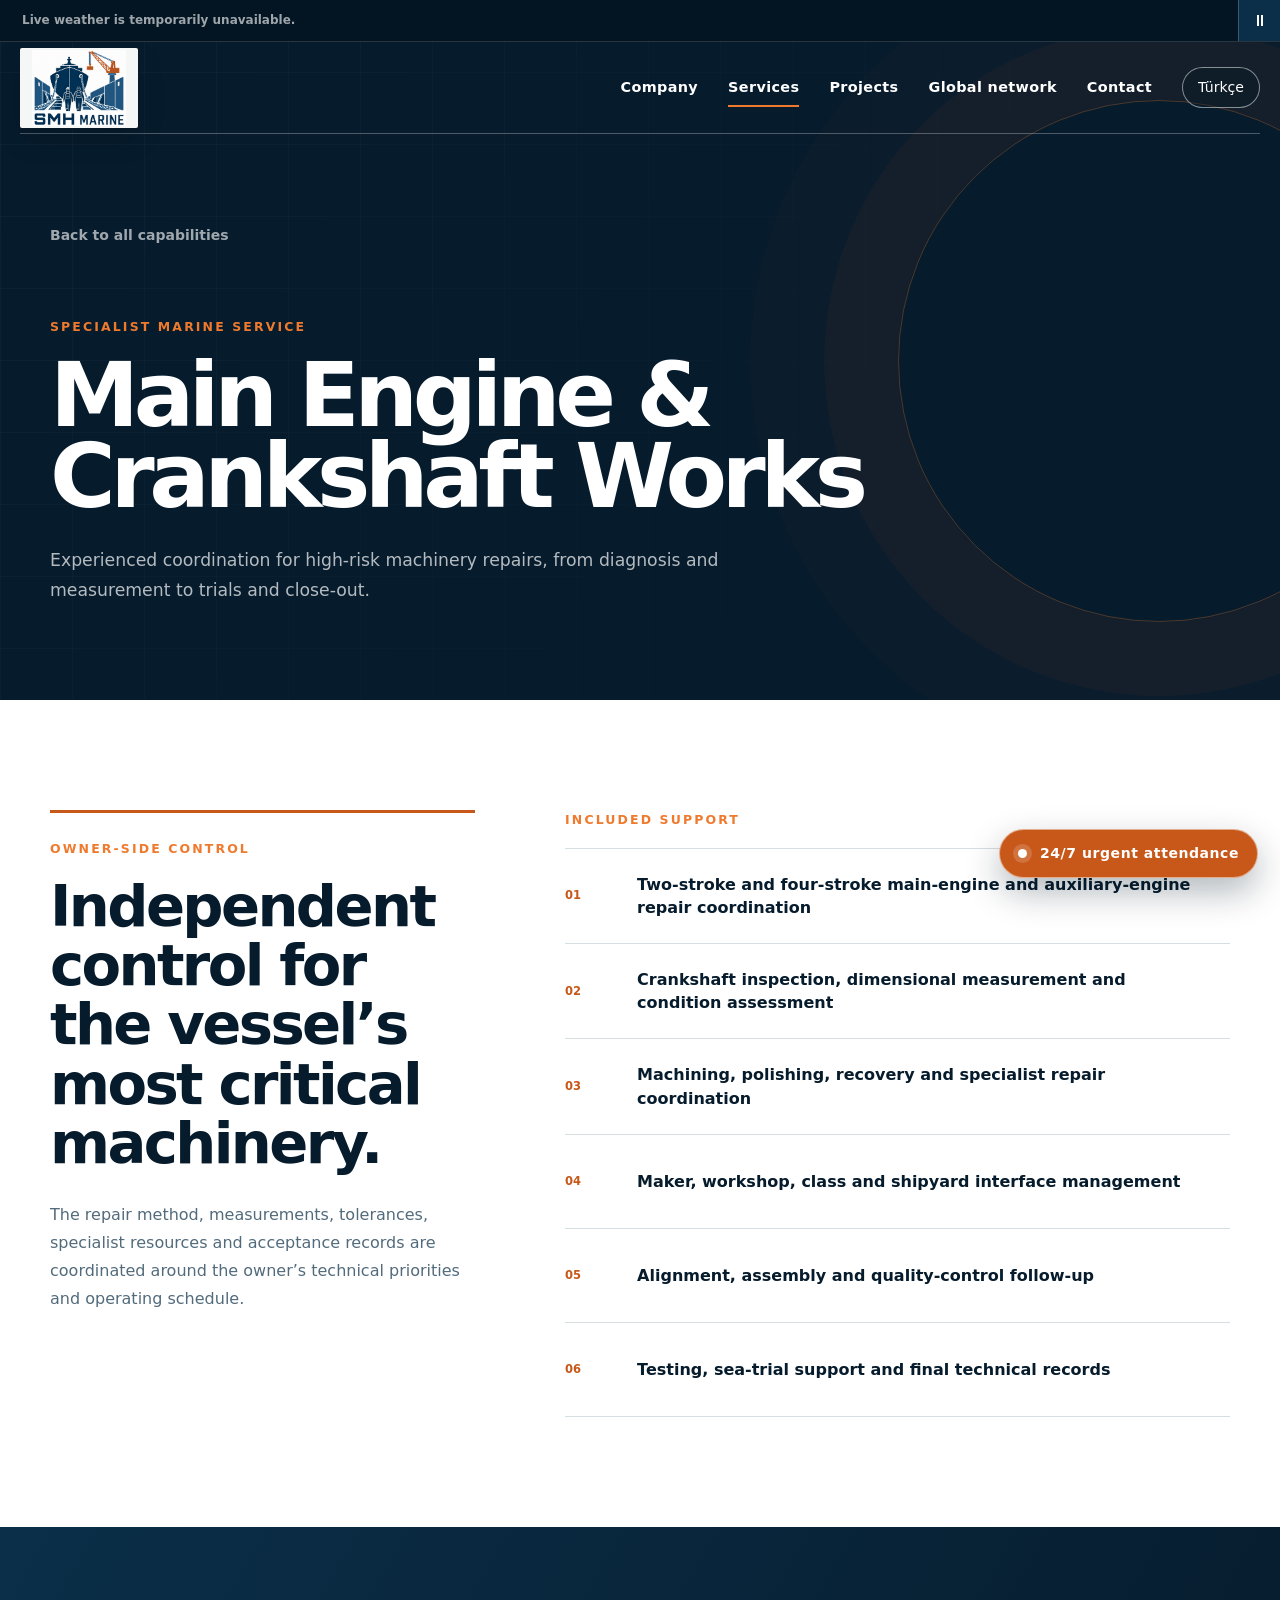
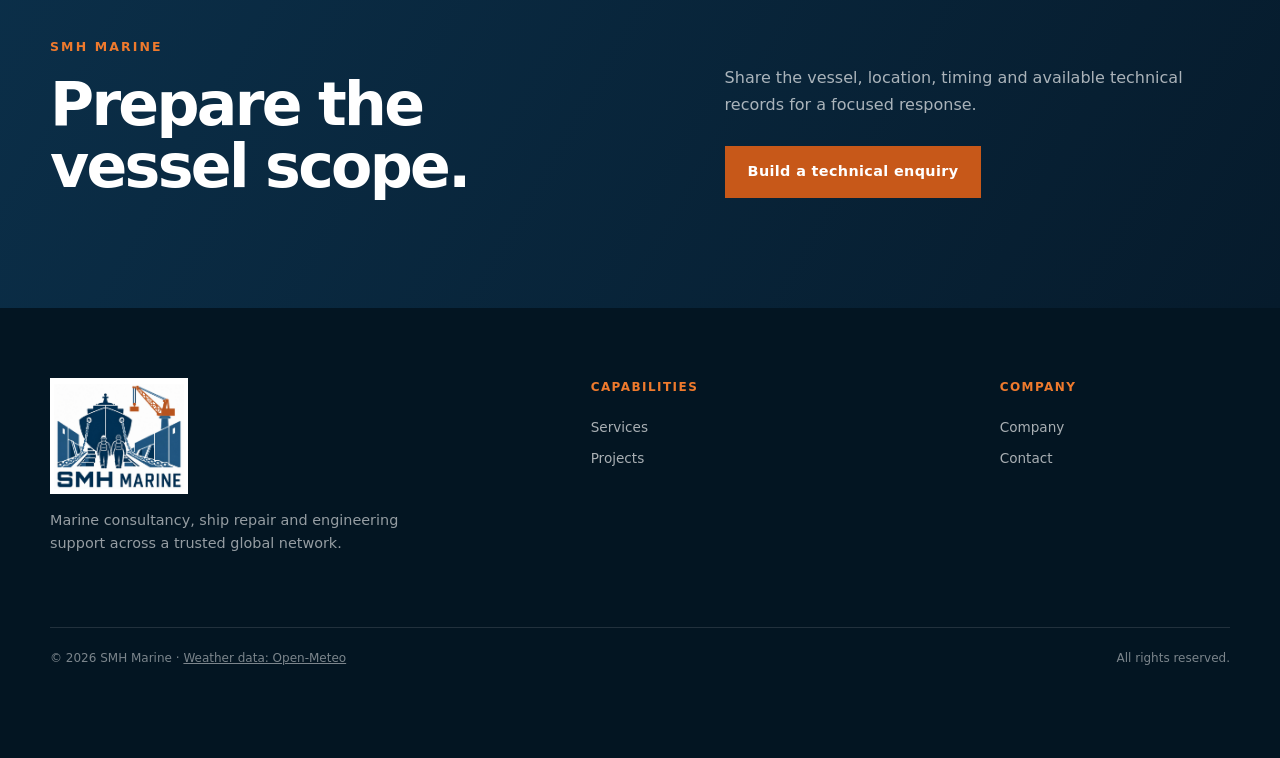
<file: engine-crankshaft.html>
<!doctype html>
<html lang="en">
  <head>
    <meta charset="UTF-8" />
    <meta name="viewport" content="width=device-width, initial-scale=1" />
    <meta name="description" content="Main engine, auxiliary engine and crankshaft repair coordination and owner-side technical control." />
    <meta name="theme-color" content="#061b2c" />
    <link rel="canonical" href="https://smh-marine.com/engine-crankshaft.html" />
    <link rel="alternate" type="text/markdown" href="llms.txt" title="SMH Marine AI-readable overview" />
    <link rel="alternate" type="application/json" href="ai-content.json" title="SMH Marine structured company data" />
    <link rel="icon" type="image/png" href="assets/smh-marine-logo-cropped.png" />
    <title>Main Engine & Crankshaft Works | SMH Marine</title>
    <link rel="stylesheet" href="assets/styles.css?v=54" />
    <script src="assets/app.js?v=55" defer></script>
  </head>
  <body data-page="service" data-title-key="enginePageTitle" data-description-key="enginePageDescription">
    <a class="skip-link" href="#main" data-i18n="skipToContent">Skip to content</a>
    <aside class="weather-strip" aria-label="Live weather for SMH Marine service locations" data-i18n-aria-label="weatherRegionLabel">
      <div class="weather-strip-window" data-weather-ticker><span class="weather-loading" data-i18n="weatherLoading">Loading live conditions…</span></div>
      <button class="weather-toggle" type="button" data-weather-toggle aria-pressed="false" aria-label="Pause weather ticker" data-i18n-aria-label="pauseWeather"><span aria-hidden="true">⏸</span></button>
    </aside>
    <header class="site-header" data-header>
      <a class="brand" href="index.html#top" aria-label="SMH Marine home" data-i18n-aria-label="homeLabel"><img src="assets/smh-marine-logo-cropped.png" alt="SMH Marine" width="1138" height="922" /></a>
      <button class="menu-toggle" type="button" aria-expanded="false" aria-controls="site-nav" data-menu-toggle><span></span><span></span><span></span><span class="sr-only" data-i18n="openMenu">Open menu</span></button>
      <nav class="site-nav" id="site-nav" aria-label="Primary navigation" data-i18n-aria-label="primaryNavigation" data-nav><a href="index.html#about" data-i18n="navCompany">Company</a><a class="is-current" href="index.html#expertise-pages" data-i18n="navServices">Services</a><a href="projects.html" data-i18n="navProjects">Projects</a><a href="index.html#network" data-i18n="navNetwork">Global network</a><a href="index.html#contact" data-i18n="navContact">Contact</a><button class="language-switch" type="button" data-language aria-label="Switch language">Türkçe</button></nav>
    </header>
    <main id="main" tabindex="-1">
      <section class="detail-hero"><div class="shell detail-hero-content"><a class="detail-back" href="index.html#expertise-pages" data-i18n="detailBack">Back to all capabilities</a><p class="eyebrow" data-i18n="detailKicker">Specialist marine service</p><h1 data-i18n="engineTitle">Main Engine & Crankshaft Works</h1><p data-i18n="engineIntro">Experienced coordination for high-risk machinery repairs, from diagnosis and measurement to trials and close-out.</p></div></section>
      <section class="detail-scope-section section"><div class="shell detail-scope-grid"><div class="detail-promise"><p class="section-kicker" data-i18n="detailOwnerKicker">Owner-side control</p><h2 data-i18n="enginePromise">Independent control for the vessel’s most critical machinery.</h2><p data-i18n="engineCopy">The repair method, measurements, tolerances, specialist resources and acceptance records are coordinated around the owner’s technical priorities and operating schedule.</p></div><div><p class="section-kicker" data-i18n="detailScopeLabel">Included support</p><ol class="detail-scope-list"><li data-i18n="engine1">Two-stroke and four-stroke main-engine and auxiliary-engine repair coordination</li><li data-i18n="engine2">Crankshaft inspection, dimensional measurement and condition assessment</li><li data-i18n="engine3">Machining, polishing, recovery and specialist repair coordination</li><li data-i18n="engine4">Maker, workshop, class and shipyard interface management</li><li data-i18n="engine5">Alignment, assembly and quality-control follow-up</li><li data-i18n="engine6">Testing, sea-trial support and final technical records</li></ol></div></div></section>
      <section class="detail-cta-section section"><div class="shell detail-cta-grid"><div><p class="section-kicker">SMH Marine</p><h2 data-i18n="detailCtaTitle">Prepare the vessel scope.</h2></div><div><p data-i18n="detailCtaCopy">Share the vessel, location, timing and available technical records for a focused response.</p><a class="button button-primary" href="index.html?service=engine#enquiry" data-i18n="detailCtaButton">Build a technical enquiry</a></div></div></section>
    </main>
    <footer class="site-footer"><div class="shell footer-grid"><div class="footer-brand"><img src="assets/smh-marine-logo-cropped.png" alt="SMH Marine" width="1138" height="922" /><p data-i18n="footerStatement">Marine consultancy, ship repair and engineering support across a trusted global network.</p></div><div><strong data-i18n="footerCapabilities">Capabilities</strong><a href="index.html#expertise-pages" data-i18n="navServices">Services</a><a href="projects.html" data-i18n="navProjects">Projects</a></div><div><strong data-i18n="footerCompany">Company</strong><a href="index.html#about" data-i18n="navCompany">Company</a><a href="index.html#contact" data-i18n="navContact">Contact</a></div></div><div class="shell footer-bottom"><span>© 2026 SMH Marine · <a href="https://open-meteo.com/" target="_blank" rel="noopener" data-i18n="weatherSource">Weather data: Open-Meteo</a></span><span data-i18n="footerRights">All rights reserved.</span></div></footer>
  </body>
</html>
</file>
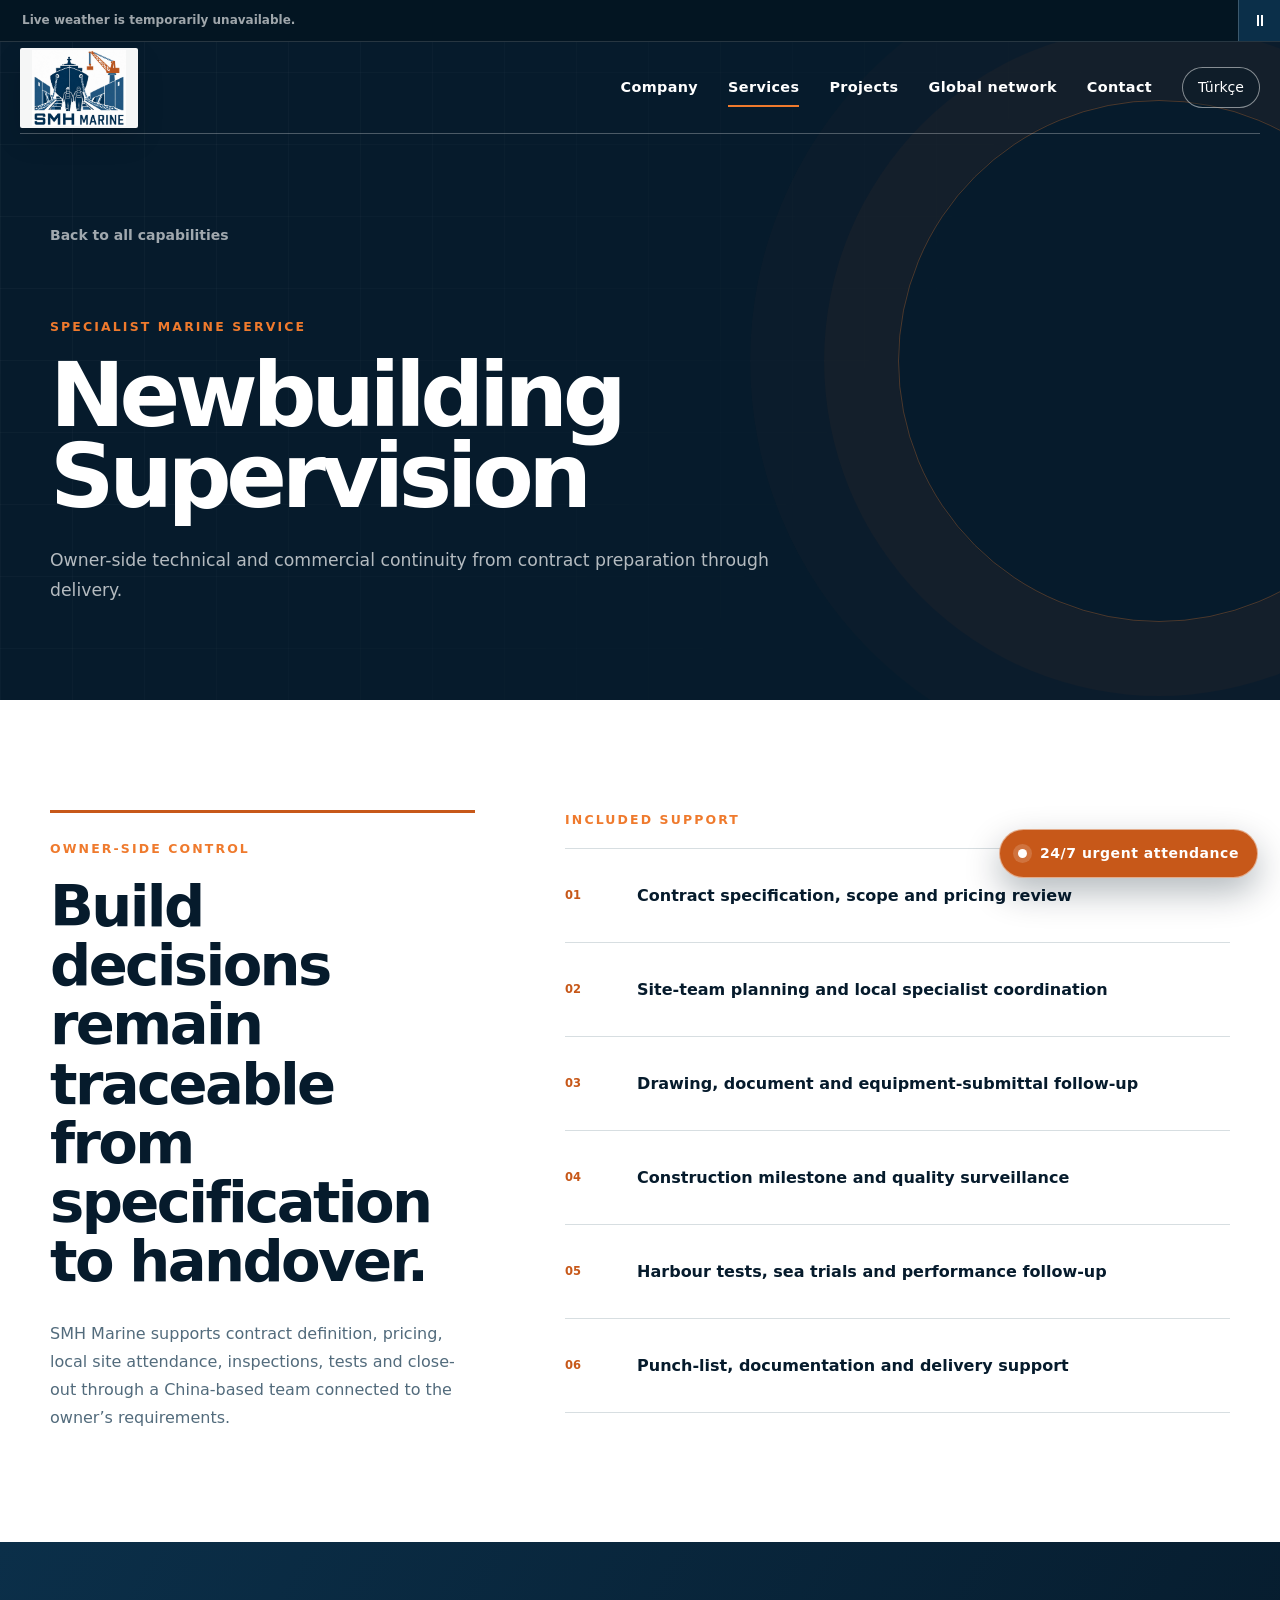
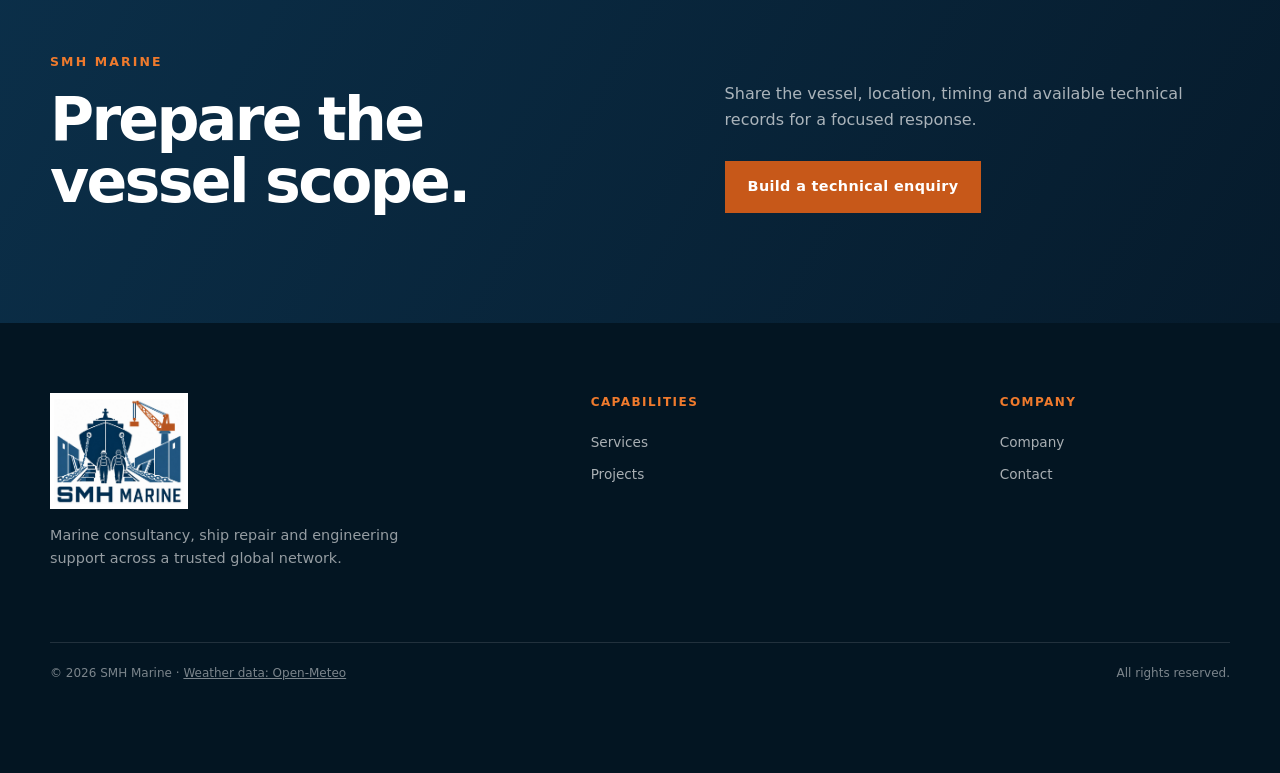
<file: newbuilding.html>
<!doctype html>
<html lang="en">
  <head>
    <meta charset="UTF-8" />
    <meta name="viewport" content="width=device-width, initial-scale=1" />
    <meta name="description" content="Newbuilding contract review, site team coordination, supervision, trials and delivery support." />
    <meta name="theme-color" content="#061b2c" />
    <link rel="canonical" href="https://smh-marine.com/newbuilding.html" />
    <link rel="alternate" type="text/markdown" href="llms.txt" title="SMH Marine AI-readable overview" />
    <link rel="alternate" type="application/json" href="ai-content.json" title="SMH Marine structured company data" />
    <link rel="icon" type="image/png" href="assets/smh-marine-logo-cropped.png" />
    <title>Newbuilding Supervision | SMH Marine</title>
    <link rel="stylesheet" href="assets/styles.css?v=54" />
    <script src="assets/app.js?v=55" defer></script>
  </head>
  <body data-page="service" data-title-key="newbuildingPageTitle" data-description-key="newbuildingPageDescription">
    <a class="skip-link" href="#main" data-i18n="skipToContent">Skip to content</a>
    <aside class="weather-strip" aria-label="Live weather for SMH Marine service locations" data-i18n-aria-label="weatherRegionLabel">
      <div class="weather-strip-window" data-weather-ticker><span class="weather-loading" data-i18n="weatherLoading">Loading live conditions…</span></div>
      <button class="weather-toggle" type="button" data-weather-toggle aria-pressed="false" aria-label="Pause weather ticker" data-i18n-aria-label="pauseWeather"><span aria-hidden="true">⏸</span></button>
    </aside>
    <header class="site-header" data-header>
      <a class="brand" href="index.html#top" aria-label="SMH Marine home" data-i18n-aria-label="homeLabel"><img src="assets/smh-marine-logo-cropped.png" alt="SMH Marine" width="1138" height="922" /></a>
      <button class="menu-toggle" type="button" aria-expanded="false" aria-controls="site-nav" data-menu-toggle><span></span><span></span><span></span><span class="sr-only" data-i18n="openMenu">Open menu</span></button>
      <nav class="site-nav" id="site-nav" aria-label="Primary navigation" data-i18n-aria-label="primaryNavigation" data-nav><a href="index.html#about" data-i18n="navCompany">Company</a><a class="is-current" href="index.html#expertise-pages" data-i18n="navServices">Services</a><a href="projects.html" data-i18n="navProjects">Projects</a><a href="index.html#network" data-i18n="navNetwork">Global network</a><a href="index.html#contact" data-i18n="navContact">Contact</a><button class="language-switch" type="button" data-language aria-label="Switch language">Türkçe</button></nav>
    </header>
    <main id="main" tabindex="-1">
      <section class="detail-hero"><div class="shell detail-hero-content"><a class="detail-back" href="index.html#expertise-pages" data-i18n="detailBack">Back to all capabilities</a><p class="eyebrow" data-i18n="detailKicker">Specialist marine service</p><h1 data-i18n="newbuildingTitle">Newbuilding Supervision</h1><p data-i18n="newbuildingIntro">Owner-side technical and commercial continuity from contract preparation through delivery.</p></div></section>
      <section class="detail-scope-section section"><div class="shell detail-scope-grid"><div class="detail-promise"><p class="section-kicker" data-i18n="detailOwnerKicker">Owner-side control</p><h2 data-i18n="newbuildingPromise">Build decisions remain traceable from specification to handover.</h2><p data-i18n="newbuildingCopy">SMH Marine supports contract definition, pricing, local site attendance, inspections, tests and close-out through a China-based team connected to the owner’s requirements.</p></div><div><p class="section-kicker" data-i18n="detailScopeLabel">Included support</p><ol class="detail-scope-list"><li data-i18n="newbuilding1">Contract specification, scope and pricing review</li><li data-i18n="newbuilding2">Site-team planning and local specialist coordination</li><li data-i18n="newbuilding3">Drawing, document and equipment-submittal follow-up</li><li data-i18n="newbuilding4">Construction milestone and quality surveillance</li><li data-i18n="newbuilding5">Harbour tests, sea trials and performance follow-up</li><li data-i18n="newbuilding6">Punch-list, documentation and delivery support</li></ol></div></div></section>
      <section class="detail-cta-section section"><div class="shell detail-cta-grid"><div><p class="section-kicker">SMH Marine</p><h2 data-i18n="detailCtaTitle">Prepare the vessel scope.</h2></div><div><p data-i18n="detailCtaCopy">Share the vessel, location, timing and available technical records for a focused response.</p><a class="button button-primary" href="index.html?service=newbuilding#enquiry" data-i18n="detailCtaButton">Build a technical enquiry</a></div></div></section>
    </main>
    <footer class="site-footer"><div class="shell footer-grid"><div class="footer-brand"><img src="assets/smh-marine-logo-cropped.png" alt="SMH Marine" width="1138" height="922" /><p data-i18n="footerStatement">Marine consultancy, ship repair and engineering support across a trusted global network.</p></div><div><strong data-i18n="footerCapabilities">Capabilities</strong><a href="index.html#expertise-pages" data-i18n="navServices">Services</a><a href="projects.html" data-i18n="navProjects">Projects</a></div><div><strong data-i18n="footerCompany">Company</strong><a href="index.html#about" data-i18n="navCompany">Company</a><a href="index.html#contact" data-i18n="navContact">Contact</a></div></div><div class="shell footer-bottom"><span>© 2026 SMH Marine · <a href="https://open-meteo.com/" target="_blank" rel="noopener" data-i18n="weatherSource">Weather data: Open-Meteo</a></span><span data-i18n="footerRights">All rights reserved.</span></div></footer>
  </body>
</html>
</file>
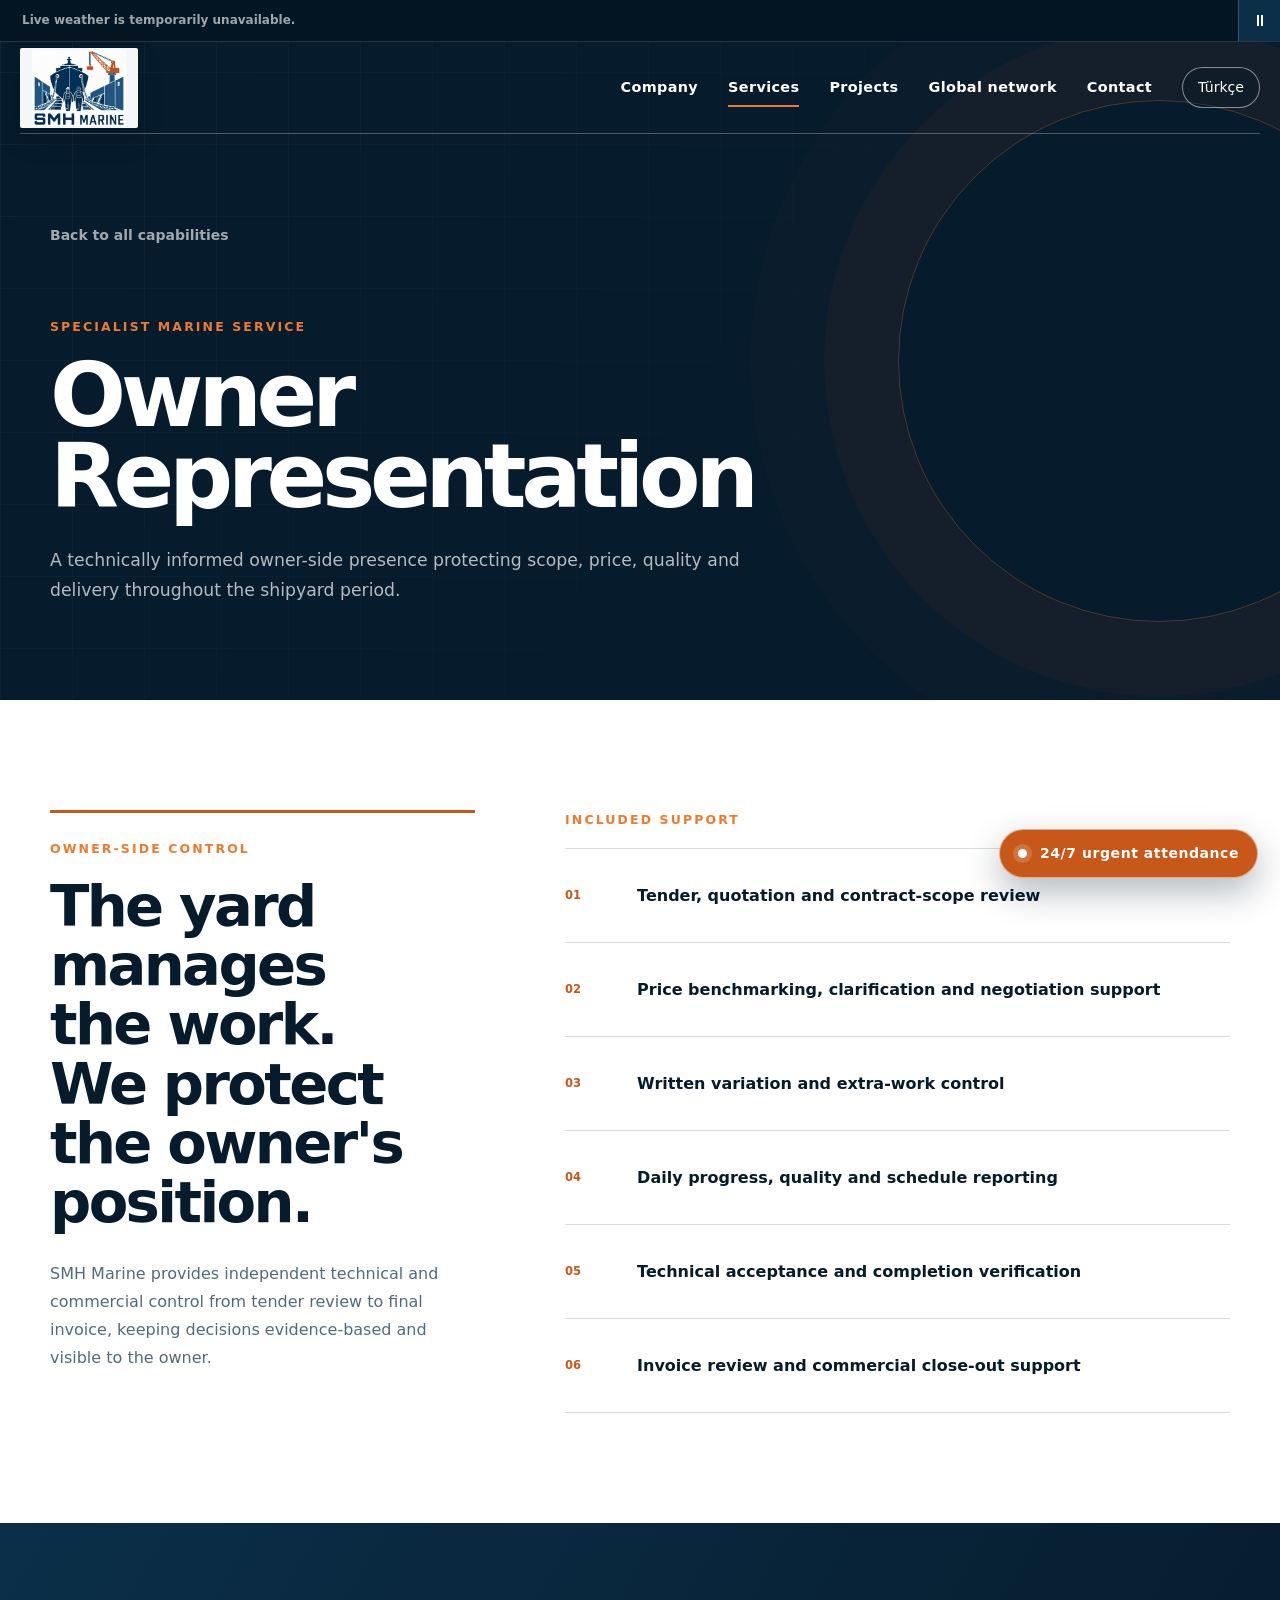
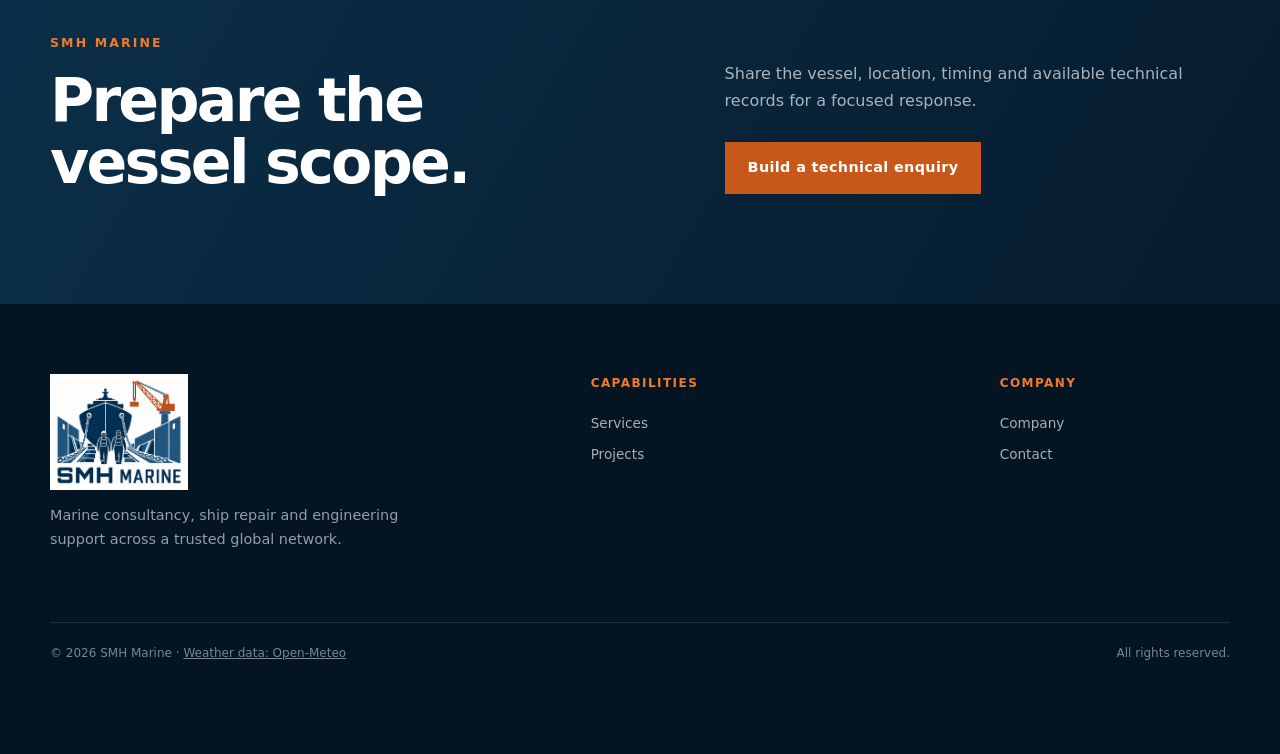
<file: owner-representation.html>
<!doctype html>
<html lang="en">
  <head>
    <meta charset="UTF-8" />
    <meta name="viewport" content="width=device-width, initial-scale=1" />
    <meta name="description" content="Technical and commercial owner representation for shipyard repair and newbuilding projects." />
    <meta name="theme-color" content="#061b2c" />
    <link rel="canonical" href="https://smh-marine.com/owner-representation.html" />
    <link rel="alternate" type="text/markdown" href="llms.txt" title="SMH Marine AI-readable overview" />
    <link rel="alternate" type="application/json" href="ai-content.json" title="SMH Marine structured company data" />
    <link rel="icon" type="image/png" href="assets/smh-marine-logo-cropped.png" />
    <title>Owner Representation | SMH Marine</title>
    <link rel="stylesheet" href="assets/styles.css?v=54" />
    <script src="assets/app.js?v=55" defer></script>
  </head>
  <body data-page="service" data-title-key="ownerPageTitle" data-description-key="ownerPageDescription">
    <a class="skip-link" href="#main" data-i18n="skipToContent">Skip to content</a>
    <aside class="weather-strip" aria-label="Live weather for SMH Marine service locations" data-i18n-aria-label="weatherRegionLabel">
      <div class="weather-strip-window" data-weather-ticker><span class="weather-loading" data-i18n="weatherLoading">Loading live conditions…</span></div>
      <button class="weather-toggle" type="button" data-weather-toggle aria-pressed="false" aria-label="Pause weather ticker" data-i18n-aria-label="pauseWeather"><span aria-hidden="true">⏸</span></button>
    </aside>
    <header class="site-header" data-header>
      <a class="brand" href="index.html#top" aria-label="SMH Marine home" data-i18n-aria-label="homeLabel"><img src="assets/smh-marine-logo-cropped.png" alt="SMH Marine" width="1138" height="922" /></a>
      <button class="menu-toggle" type="button" aria-expanded="false" aria-controls="site-nav" data-menu-toggle><span></span><span></span><span></span><span class="sr-only" data-i18n="openMenu">Open menu</span></button>
      <nav class="site-nav" id="site-nav" aria-label="Primary navigation" data-i18n-aria-label="primaryNavigation" data-nav><a href="index.html#about" data-i18n="navCompany">Company</a><a class="is-current" href="index.html#expertise-pages" data-i18n="navServices">Services</a><a href="projects.html" data-i18n="navProjects">Projects</a><a href="index.html#network" data-i18n="navNetwork">Global network</a><a href="index.html#contact" data-i18n="navContact">Contact</a><button class="language-switch" type="button" data-language aria-label="Switch language">Türkçe</button></nav>
    </header>
    <main id="main" tabindex="-1">
      <section class="detail-hero"><div class="shell detail-hero-content"><a class="detail-back" href="index.html#expertise-pages" data-i18n="detailBack">Back to all capabilities</a><p class="eyebrow" data-i18n="detailKicker">Specialist marine service</p><h1 data-i18n="ownerServiceTitle">Owner Representation</h1><p data-i18n="ownerServiceIntro">A technically informed owner-side presence protecting scope, price, quality and delivery throughout the shipyard period.</p></div></section>
      <section class="detail-scope-section section"><div class="shell detail-scope-grid"><div class="detail-promise"><p class="section-kicker" data-i18n="detailOwnerKicker">Owner-side control</p><h2 data-i18n="ownerServicePromise">The yard manages the work. We protect the owner's position.</h2><p data-i18n="ownerServiceCopy">SMH Marine provides independent technical and commercial control from tender review to final invoice, keeping decisions evidence-based and visible to the owner.</p></div><div><p class="section-kicker" data-i18n="detailScopeLabel">Included support</p><ol class="detail-scope-list"><li data-i18n="ownerService1">Tender, quotation and contract-scope review</li><li data-i18n="ownerService2">Price benchmarking, clarification and negotiation support</li><li data-i18n="ownerService3">Written variation and extra-work control</li><li data-i18n="ownerService4">Daily progress, quality and schedule reporting</li><li data-i18n="ownerService5">Technical acceptance and completion verification</li><li data-i18n="ownerService6">Invoice review and commercial close-out support</li></ol></div></div></section>
      <section class="detail-cta-section section"><div class="shell detail-cta-grid"><div><p class="section-kicker">SMH Marine</p><h2 data-i18n="detailCtaTitle">Prepare the vessel scope.</h2></div><div><p data-i18n="detailCtaCopy">Share the vessel, location, timing and available technical records for a focused response.</p><a class="button button-primary" href="index.html?service=representation#enquiry" data-i18n="detailCtaButton">Build a technical enquiry</a></div></div></section>
    </main>
    <footer class="site-footer"><div class="shell footer-grid"><div class="footer-brand"><img src="assets/smh-marine-logo-cropped.png" alt="SMH Marine" width="1138" height="922" /><p data-i18n="footerStatement">Marine consultancy, ship repair and engineering support across a trusted global network.</p></div><div><strong data-i18n="footerCapabilities">Capabilities</strong><a href="index.html#expertise-pages" data-i18n="navServices">Services</a><a href="projects.html" data-i18n="navProjects">Projects</a></div><div><strong data-i18n="footerCompany">Company</strong><a href="index.html#about" data-i18n="navCompany">Company</a><a href="index.html#contact" data-i18n="navContact">Contact</a></div></div><div class="shell footer-bottom"><span>© 2026 SMH Marine · <a href="https://open-meteo.com/" target="_blank" rel="noopener" data-i18n="weatherSource">Weather data: Open-Meteo</a></span><span data-i18n="footerRights">All rights reserved.</span></div></footer>
  </body>
</html>
</file>
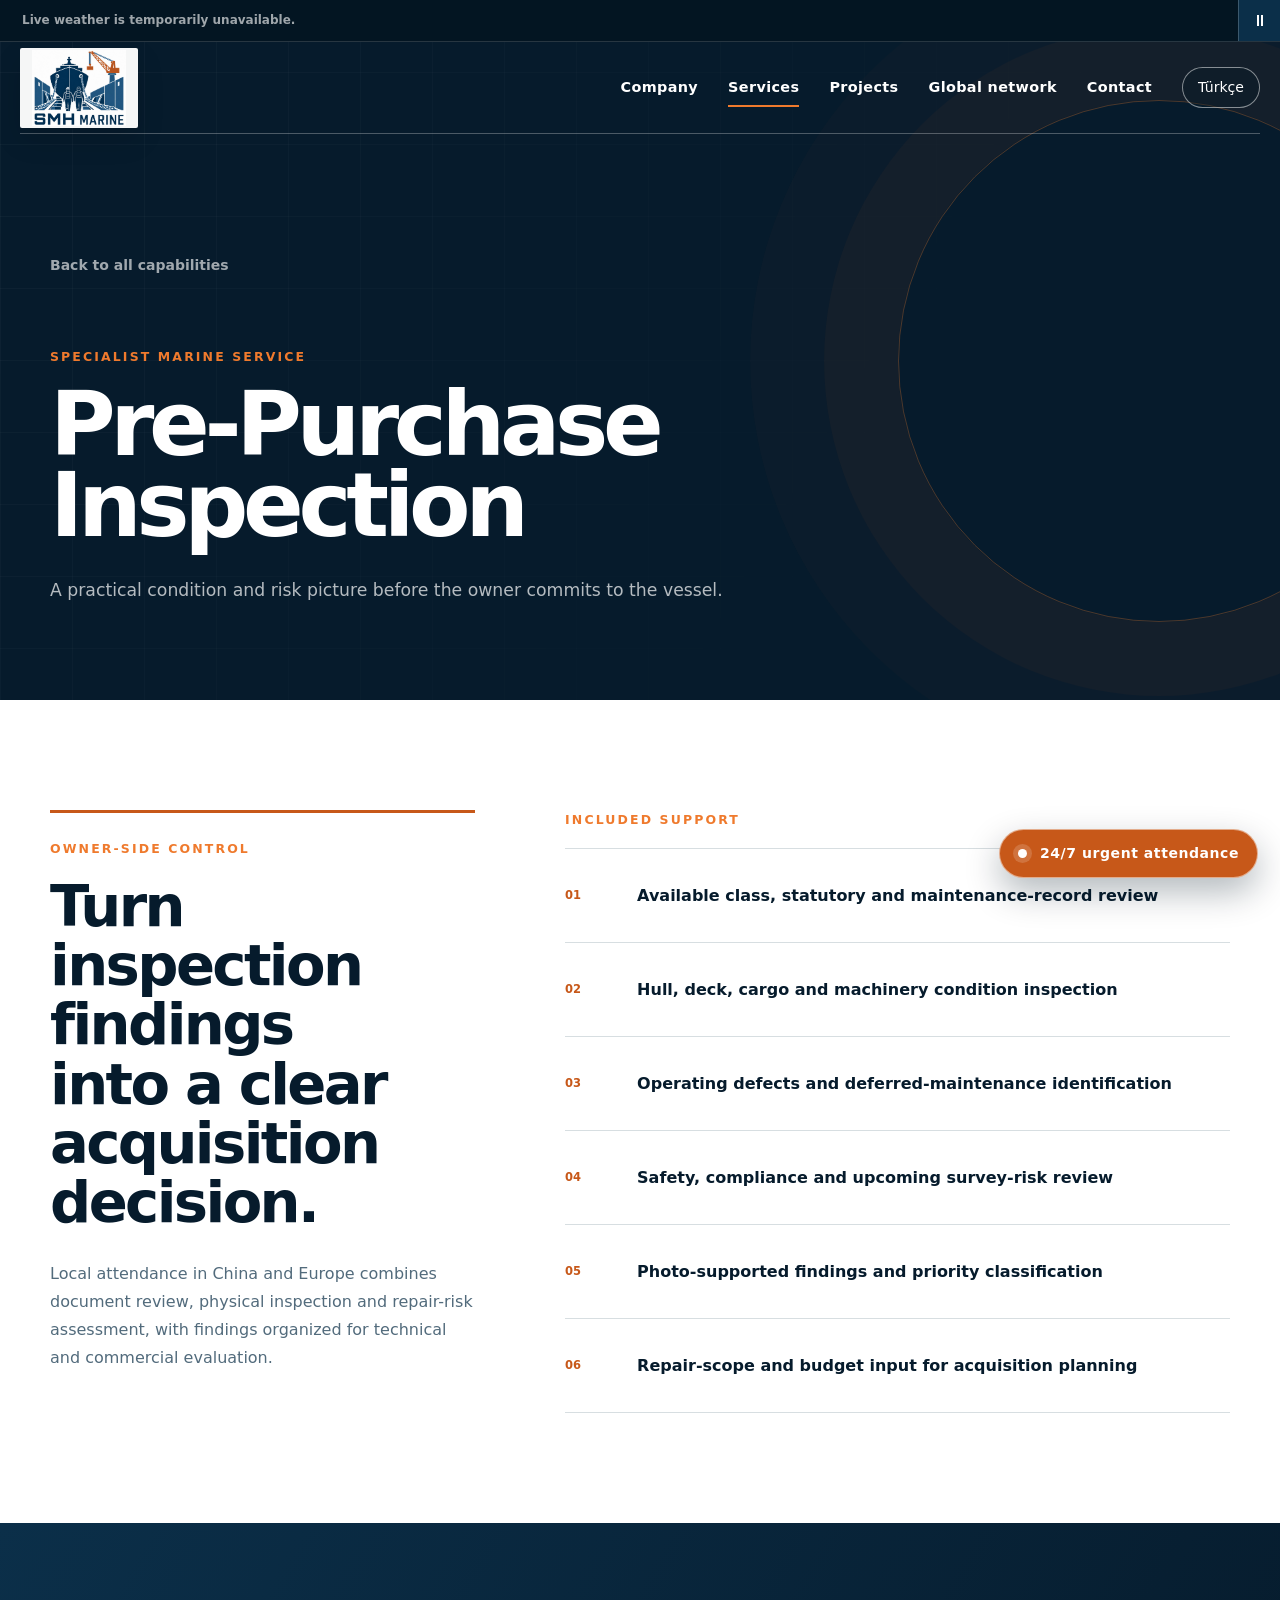
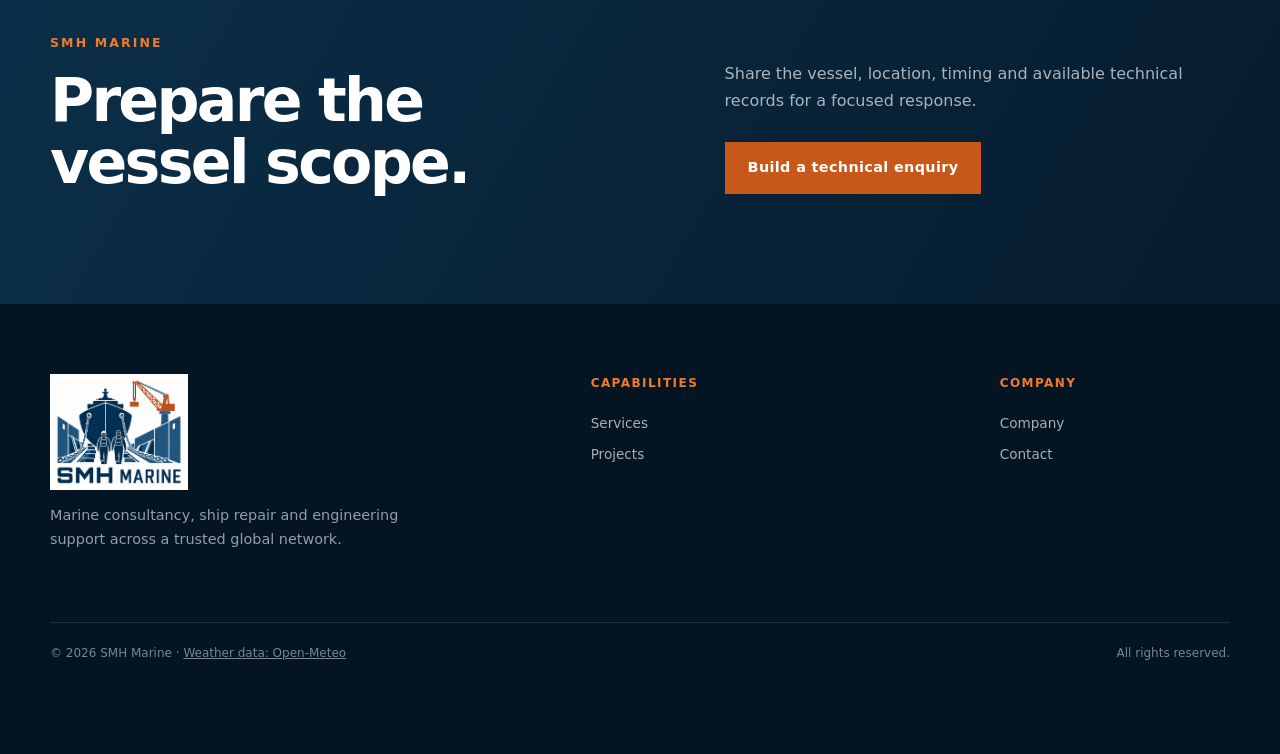
<file: pre-purchase.html>
<!doctype html>
<html lang="en">
  <head>
    <meta charset="UTF-8" />
    <meta name="viewport" content="width=device-width, initial-scale=1" />
    <meta name="description" content="Independent vessel pre-purchase inspection, condition assessment and repair-budget support." />
    <meta name="theme-color" content="#061b2c" />
    <link rel="canonical" href="https://smh-marine.com/pre-purchase.html" />
    <link rel="alternate" type="text/markdown" href="llms.txt" title="SMH Marine AI-readable overview" />
    <link rel="alternate" type="application/json" href="ai-content.json" title="SMH Marine structured company data" />
    <link rel="icon" type="image/png" href="assets/smh-marine-logo-cropped.png" />
    <title>Pre-Purchase Inspection | SMH Marine</title>
    <link rel="stylesheet" href="assets/styles.css?v=54" />
    <script src="assets/app.js?v=55" defer></script>
  </head>
  <body data-page="service" data-title-key="purchasePageTitle" data-description-key="purchasePageDescription">
    <a class="skip-link" href="#main" data-i18n="skipToContent">Skip to content</a>
    <aside class="weather-strip" aria-label="Live weather for SMH Marine service locations" data-i18n-aria-label="weatherRegionLabel">
      <div class="weather-strip-window" data-weather-ticker><span class="weather-loading" data-i18n="weatherLoading">Loading live conditions…</span></div>
      <button class="weather-toggle" type="button" data-weather-toggle aria-pressed="false" aria-label="Pause weather ticker" data-i18n-aria-label="pauseWeather"><span aria-hidden="true">⏸</span></button>
    </aside>
    <header class="site-header" data-header>
      <a class="brand" href="index.html#top" aria-label="SMH Marine home" data-i18n-aria-label="homeLabel"><img src="assets/smh-marine-logo-cropped.png" alt="SMH Marine" width="1138" height="922" /></a>
      <button class="menu-toggle" type="button" aria-expanded="false" aria-controls="site-nav" data-menu-toggle><span></span><span></span><span></span><span class="sr-only" data-i18n="openMenu">Open menu</span></button>
      <nav class="site-nav" id="site-nav" aria-label="Primary navigation" data-i18n-aria-label="primaryNavigation" data-nav><a href="index.html#about" data-i18n="navCompany">Company</a><a class="is-current" href="index.html#expertise-pages" data-i18n="navServices">Services</a><a href="projects.html" data-i18n="navProjects">Projects</a><a href="index.html#network" data-i18n="navNetwork">Global network</a><a href="index.html#contact" data-i18n="navContact">Contact</a><button class="language-switch" type="button" data-language aria-label="Switch language">Türkçe</button></nav>
    </header>
    <main id="main" tabindex="-1">
      <section class="detail-hero"><div class="shell detail-hero-content"><a class="detail-back" href="index.html#expertise-pages" data-i18n="detailBack">Back to all capabilities</a><p class="eyebrow" data-i18n="detailKicker">Specialist marine service</p><h1 data-i18n="purchaseTitle">Pre-Purchase Inspection</h1><p data-i18n="purchaseIntro">A practical condition and risk picture before the owner commits to the vessel.</p></div></section>
      <section class="detail-scope-section section"><div class="shell detail-scope-grid"><div class="detail-promise"><p class="section-kicker" data-i18n="detailOwnerKicker">Owner-side control</p><h2 data-i18n="purchasePromise">Turn inspection findings into a clear acquisition decision.</h2><p data-i18n="purchaseCopy">Local attendance in China and Europe combines document review, physical inspection and repair-risk assessment, with findings organized for technical and commercial evaluation.</p></div><div><p class="section-kicker" data-i18n="detailScopeLabel">Included support</p><ol class="detail-scope-list"><li data-i18n="purchase1">Available class, statutory and maintenance-record review</li><li data-i18n="purchase2">Hull, deck, cargo and machinery condition inspection</li><li data-i18n="purchase3">Operating defects and deferred-maintenance identification</li><li data-i18n="purchase4">Safety, compliance and upcoming survey-risk review</li><li data-i18n="purchase5">Photo-supported findings and priority classification</li><li data-i18n="purchase6">Repair-scope and budget input for acquisition planning</li></ol></div></div></section>
      <section class="detail-cta-section section"><div class="shell detail-cta-grid"><div><p class="section-kicker">SMH Marine</p><h2 data-i18n="detailCtaTitle">Prepare the vessel scope.</h2></div><div><p data-i18n="detailCtaCopy">Share the vessel, location, timing and available technical records for a focused response.</p><a class="button button-primary" href="index.html?service=inspection#enquiry" data-i18n="detailCtaButton">Build a technical enquiry</a></div></div></section>
    </main>
    <footer class="site-footer"><div class="shell footer-grid"><div class="footer-brand"><img src="assets/smh-marine-logo-cropped.png" alt="SMH Marine" width="1138" height="922" /><p data-i18n="footerStatement">Marine consultancy, ship repair and engineering support across a trusted global network.</p></div><div><strong data-i18n="footerCapabilities">Capabilities</strong><a href="index.html#expertise-pages" data-i18n="navServices">Services</a><a href="projects.html" data-i18n="navProjects">Projects</a></div><div><strong data-i18n="footerCompany">Company</strong><a href="index.html#about" data-i18n="navCompany">Company</a><a href="index.html#contact" data-i18n="navContact">Contact</a></div></div><div class="shell footer-bottom"><span>© 2026 SMH Marine · <a href="https://open-meteo.com/" target="_blank" rel="noopener" data-i18n="weatherSource">Weather data: Open-Meteo</a></span><span data-i18n="footerRights">All rights reserved.</span></div></footer>
  </body>
</html>
</file>
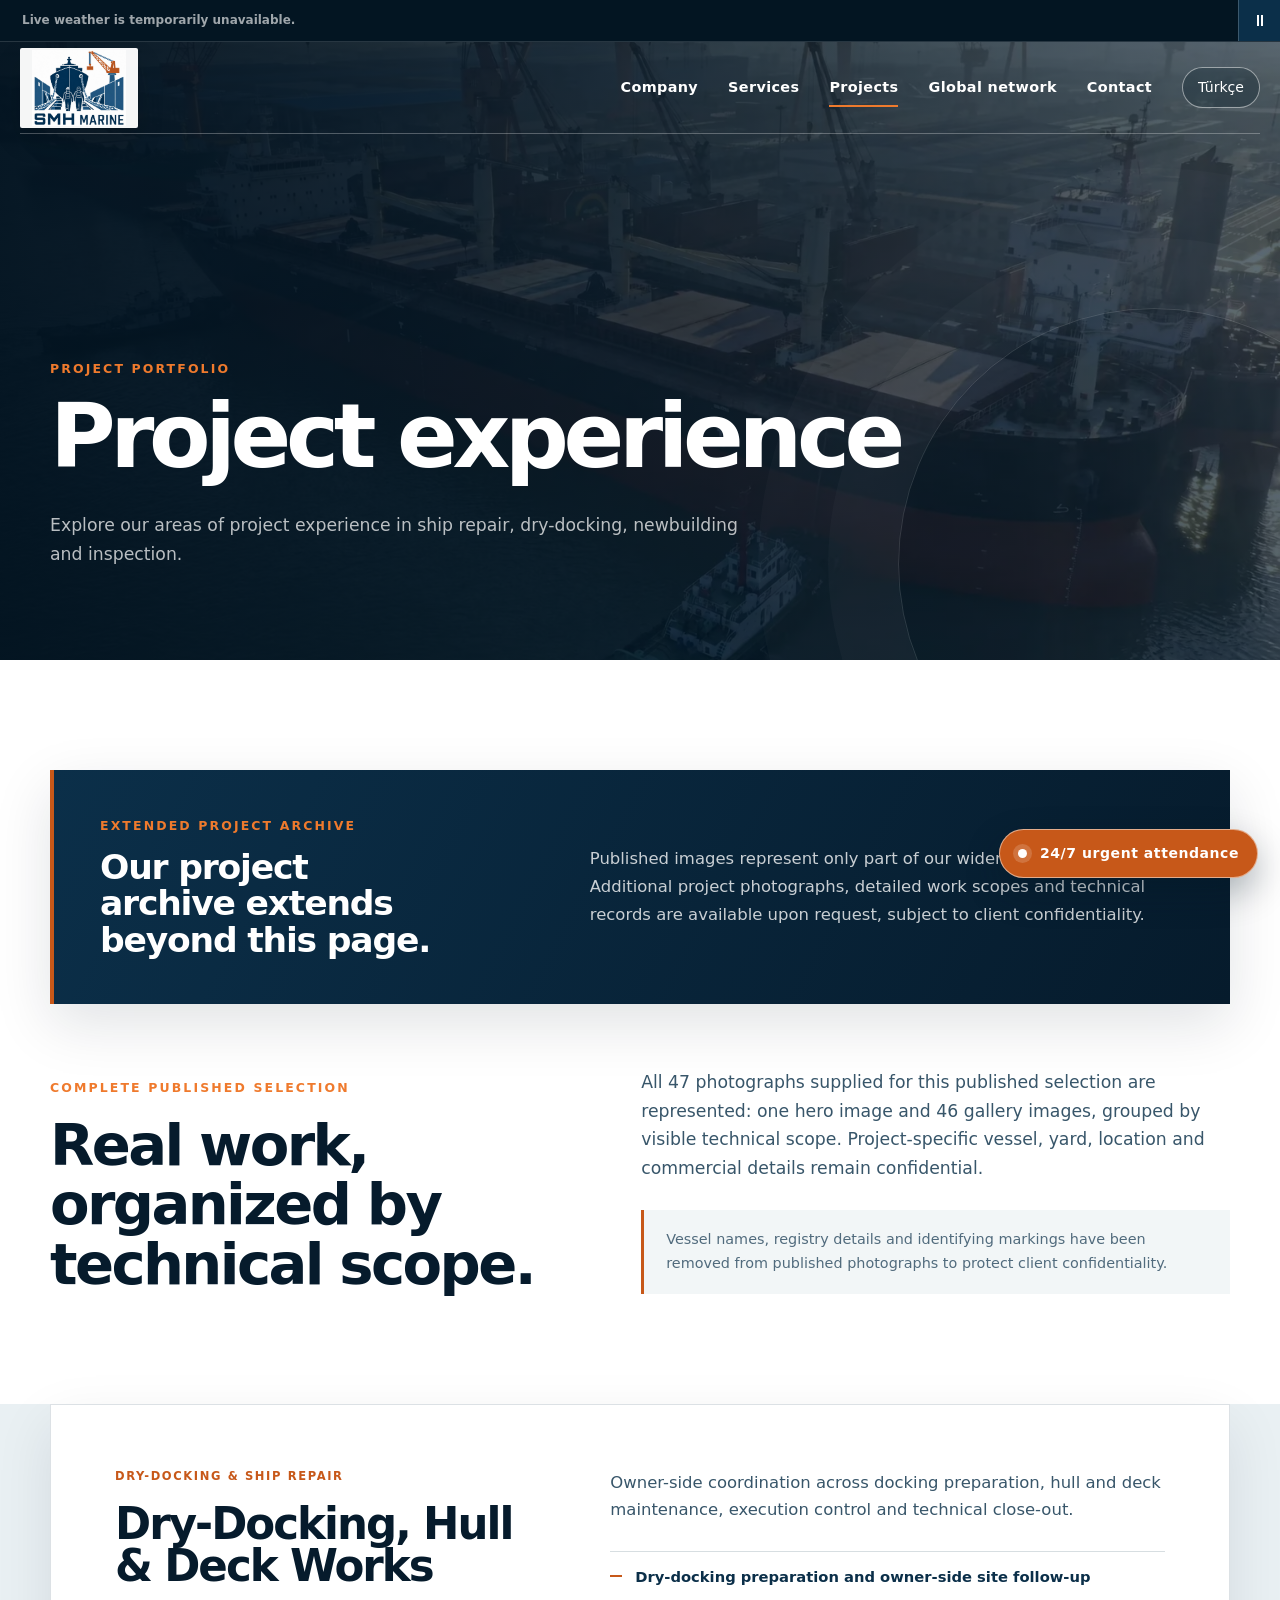
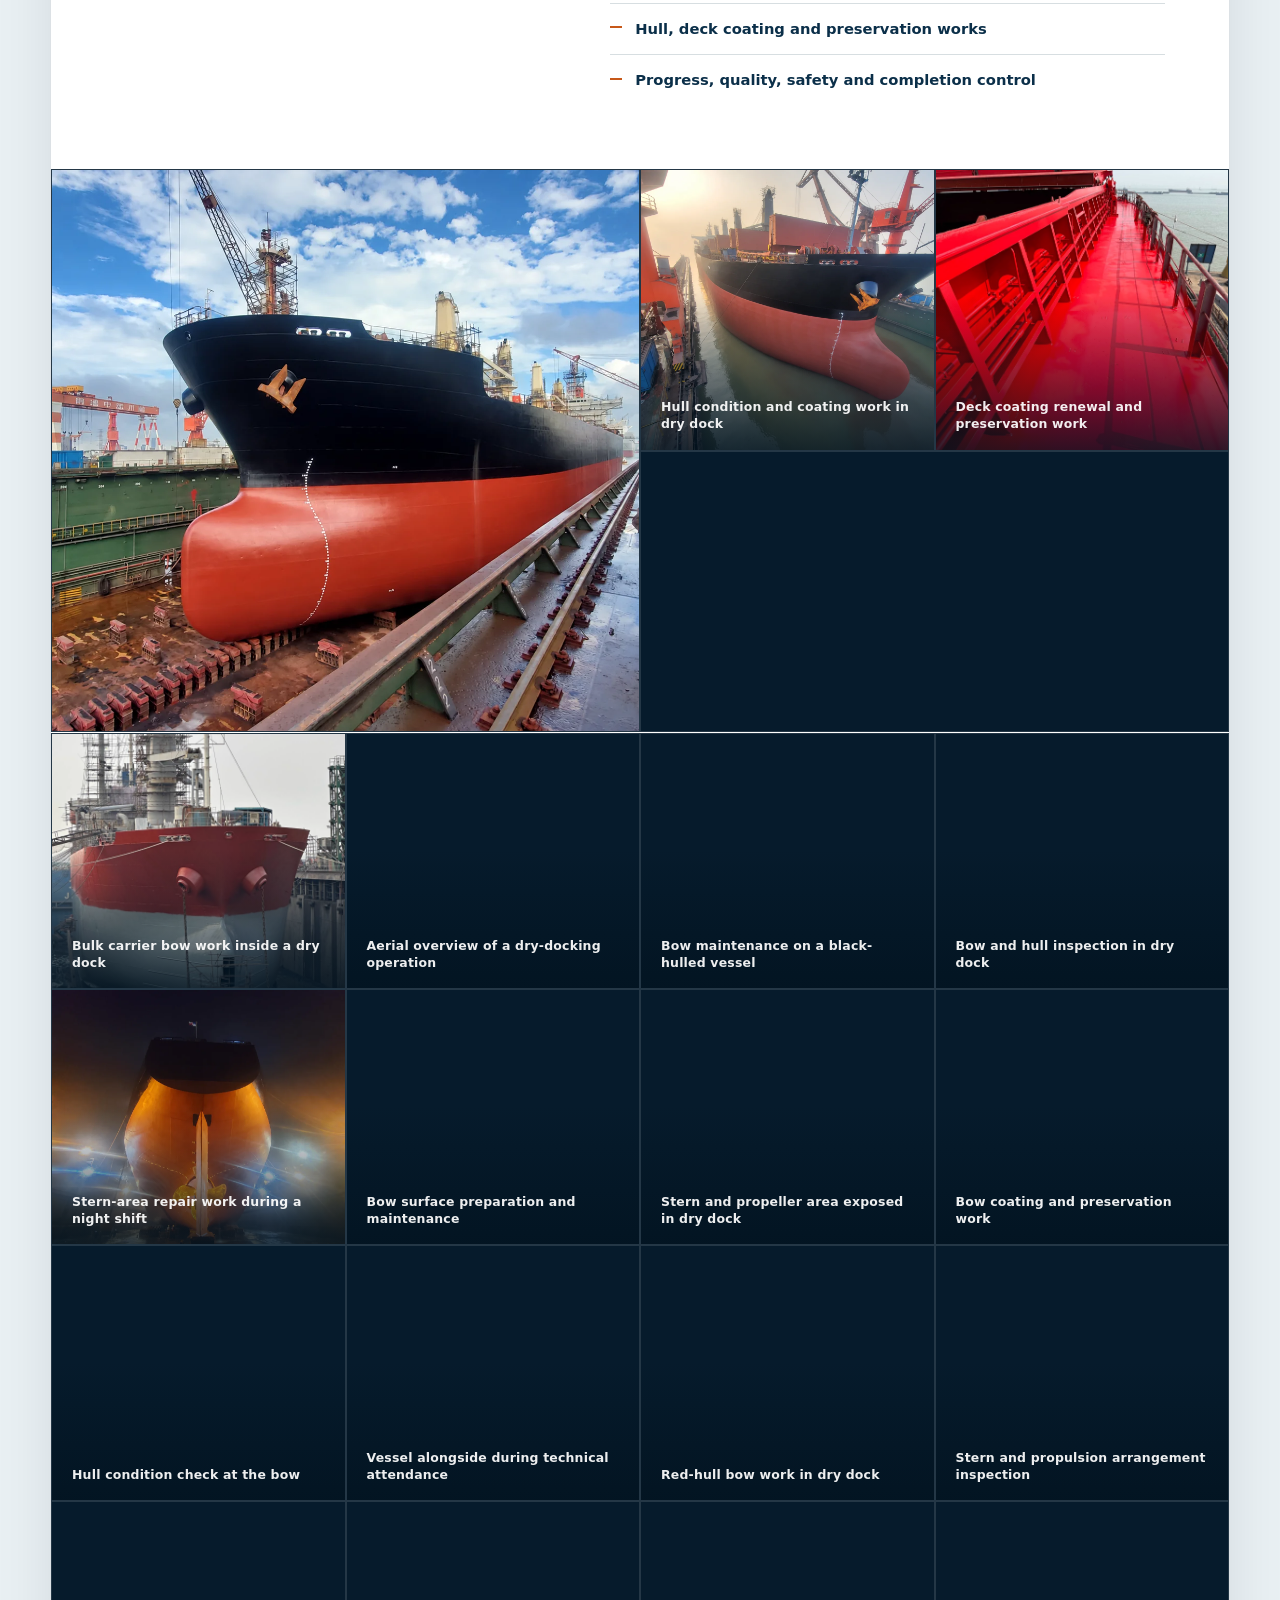
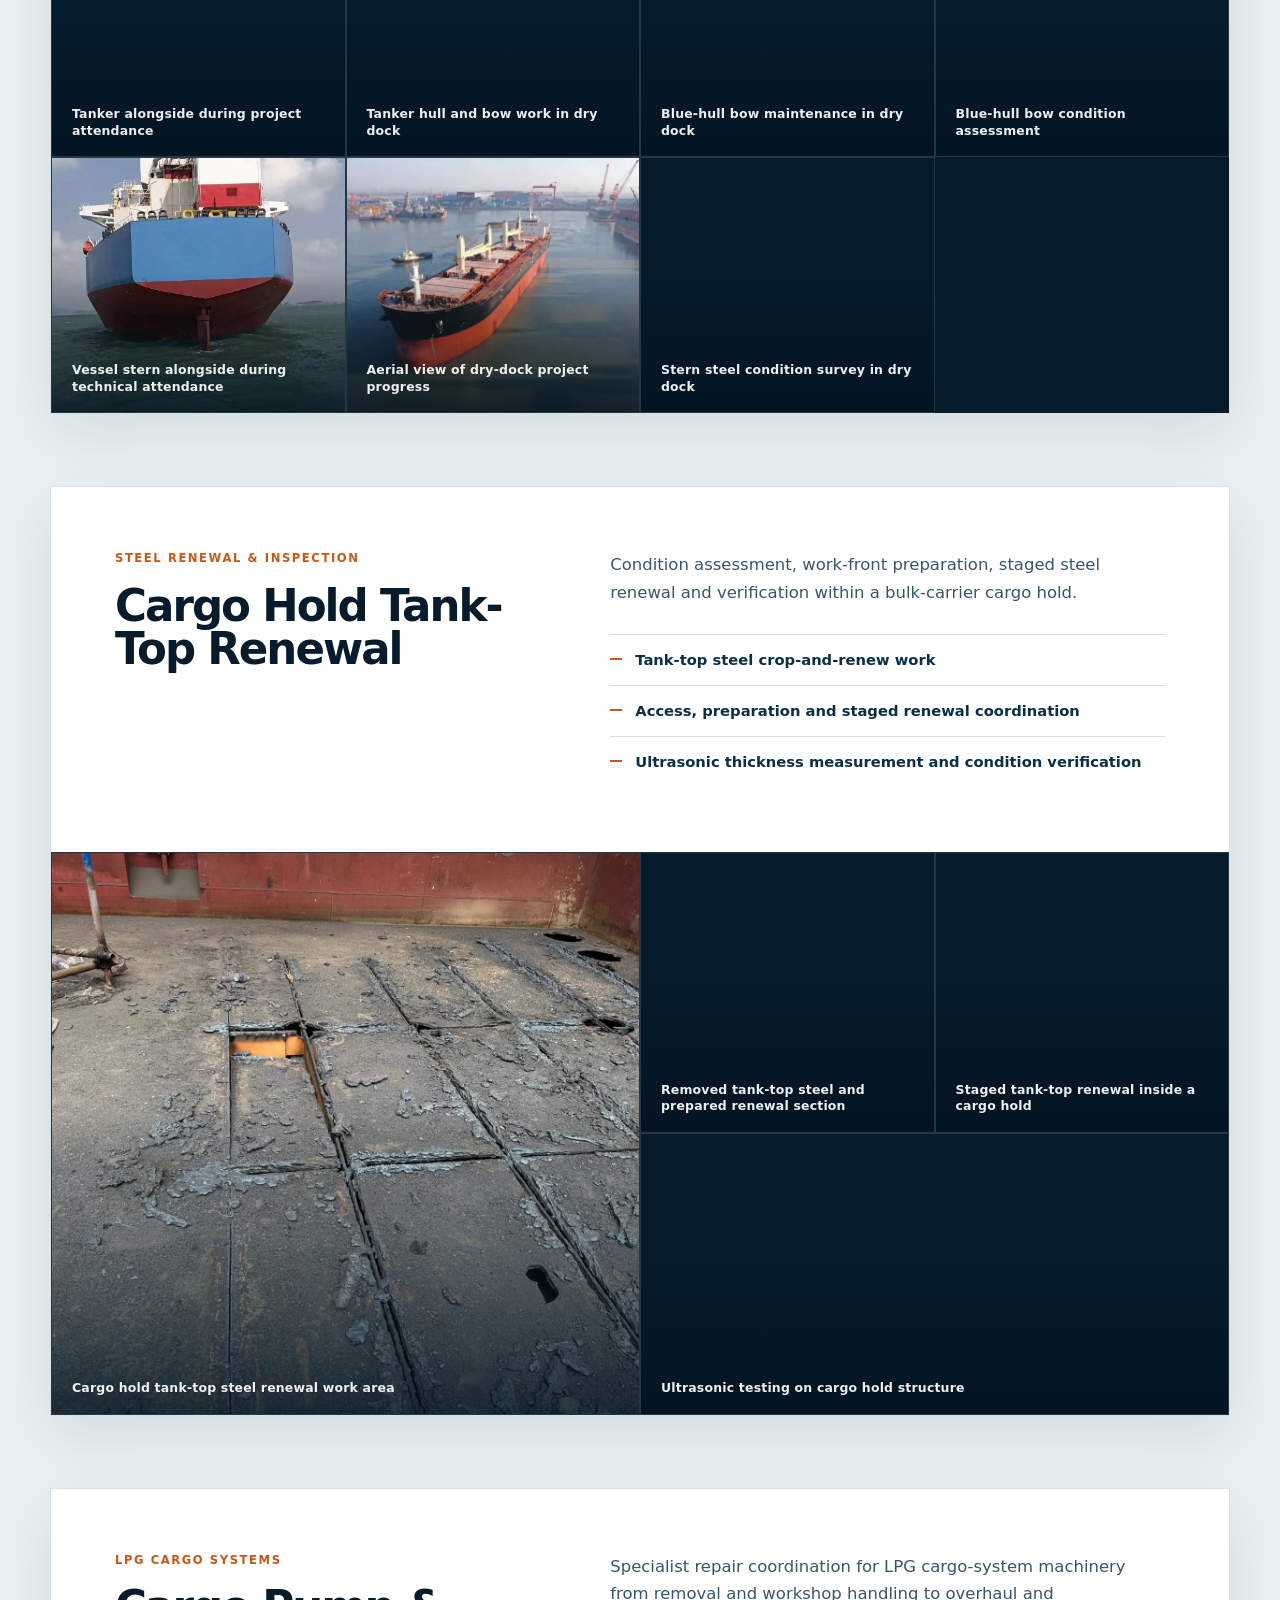
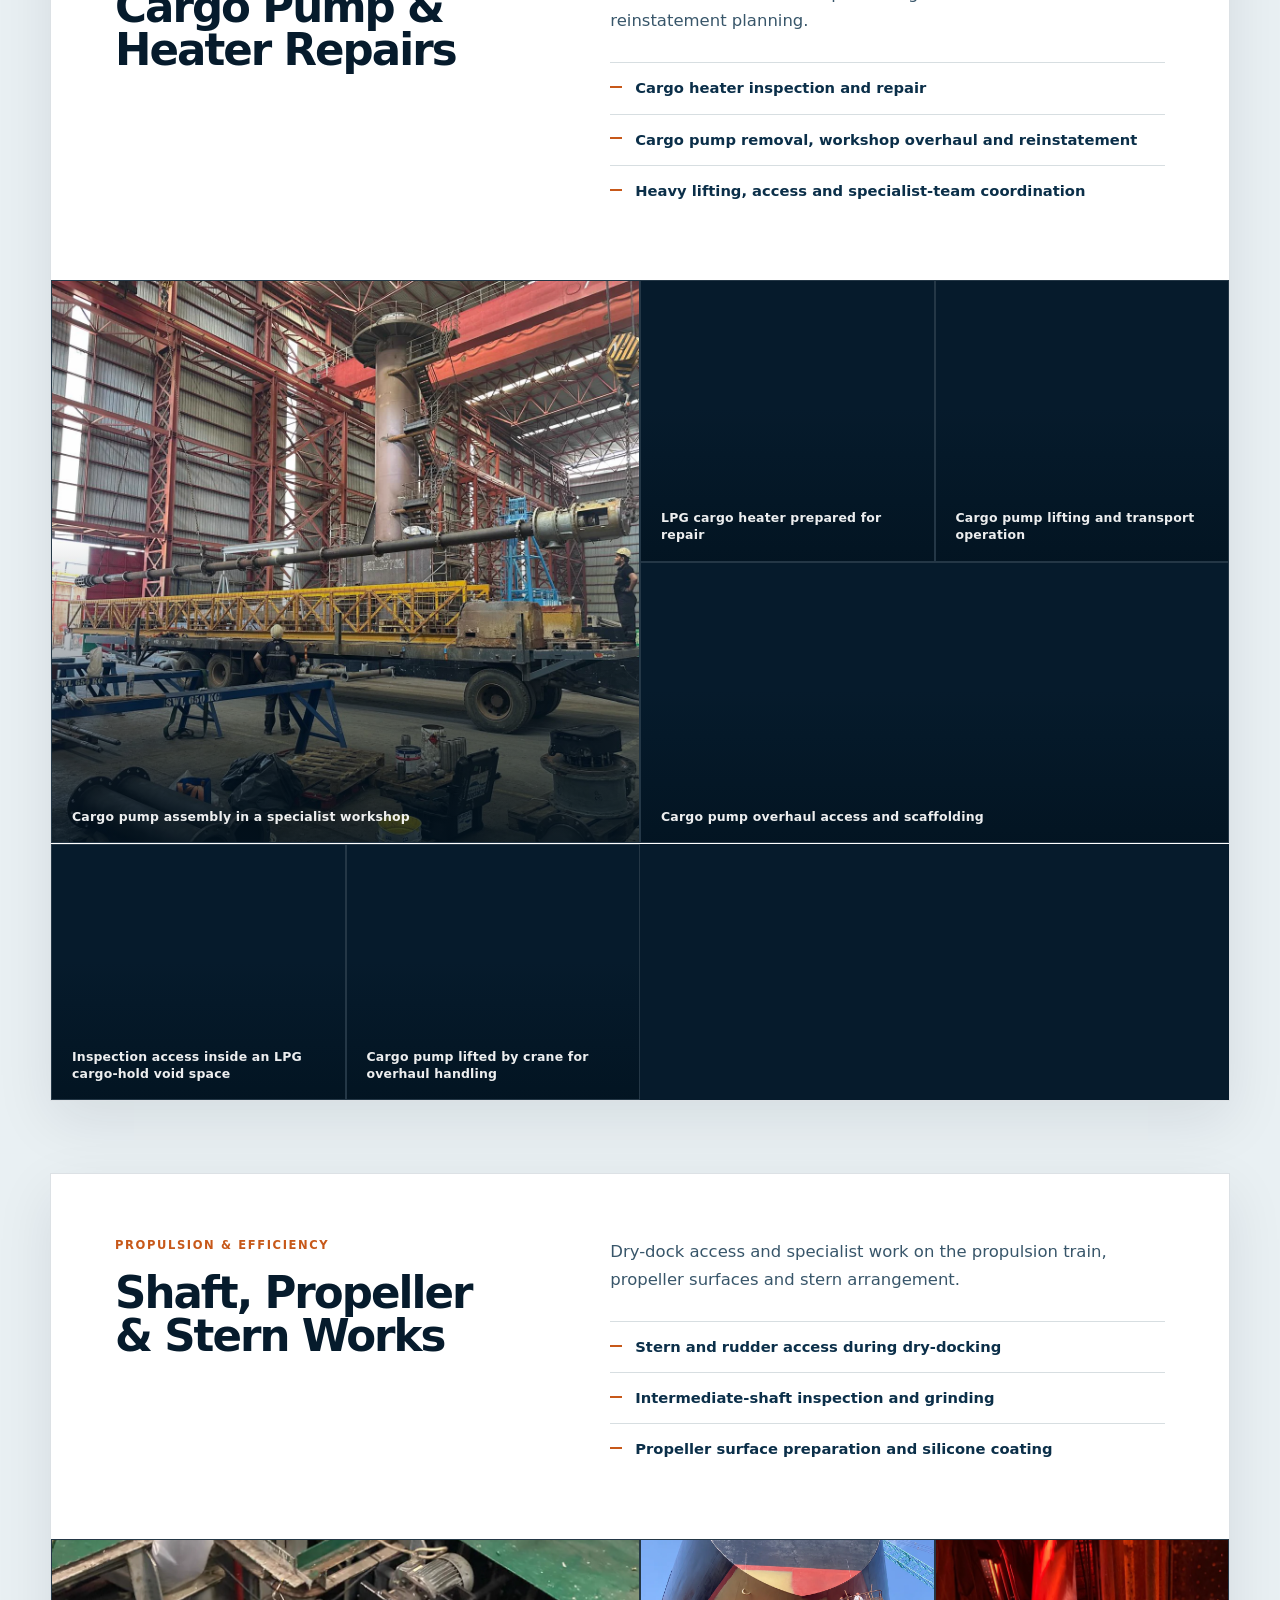
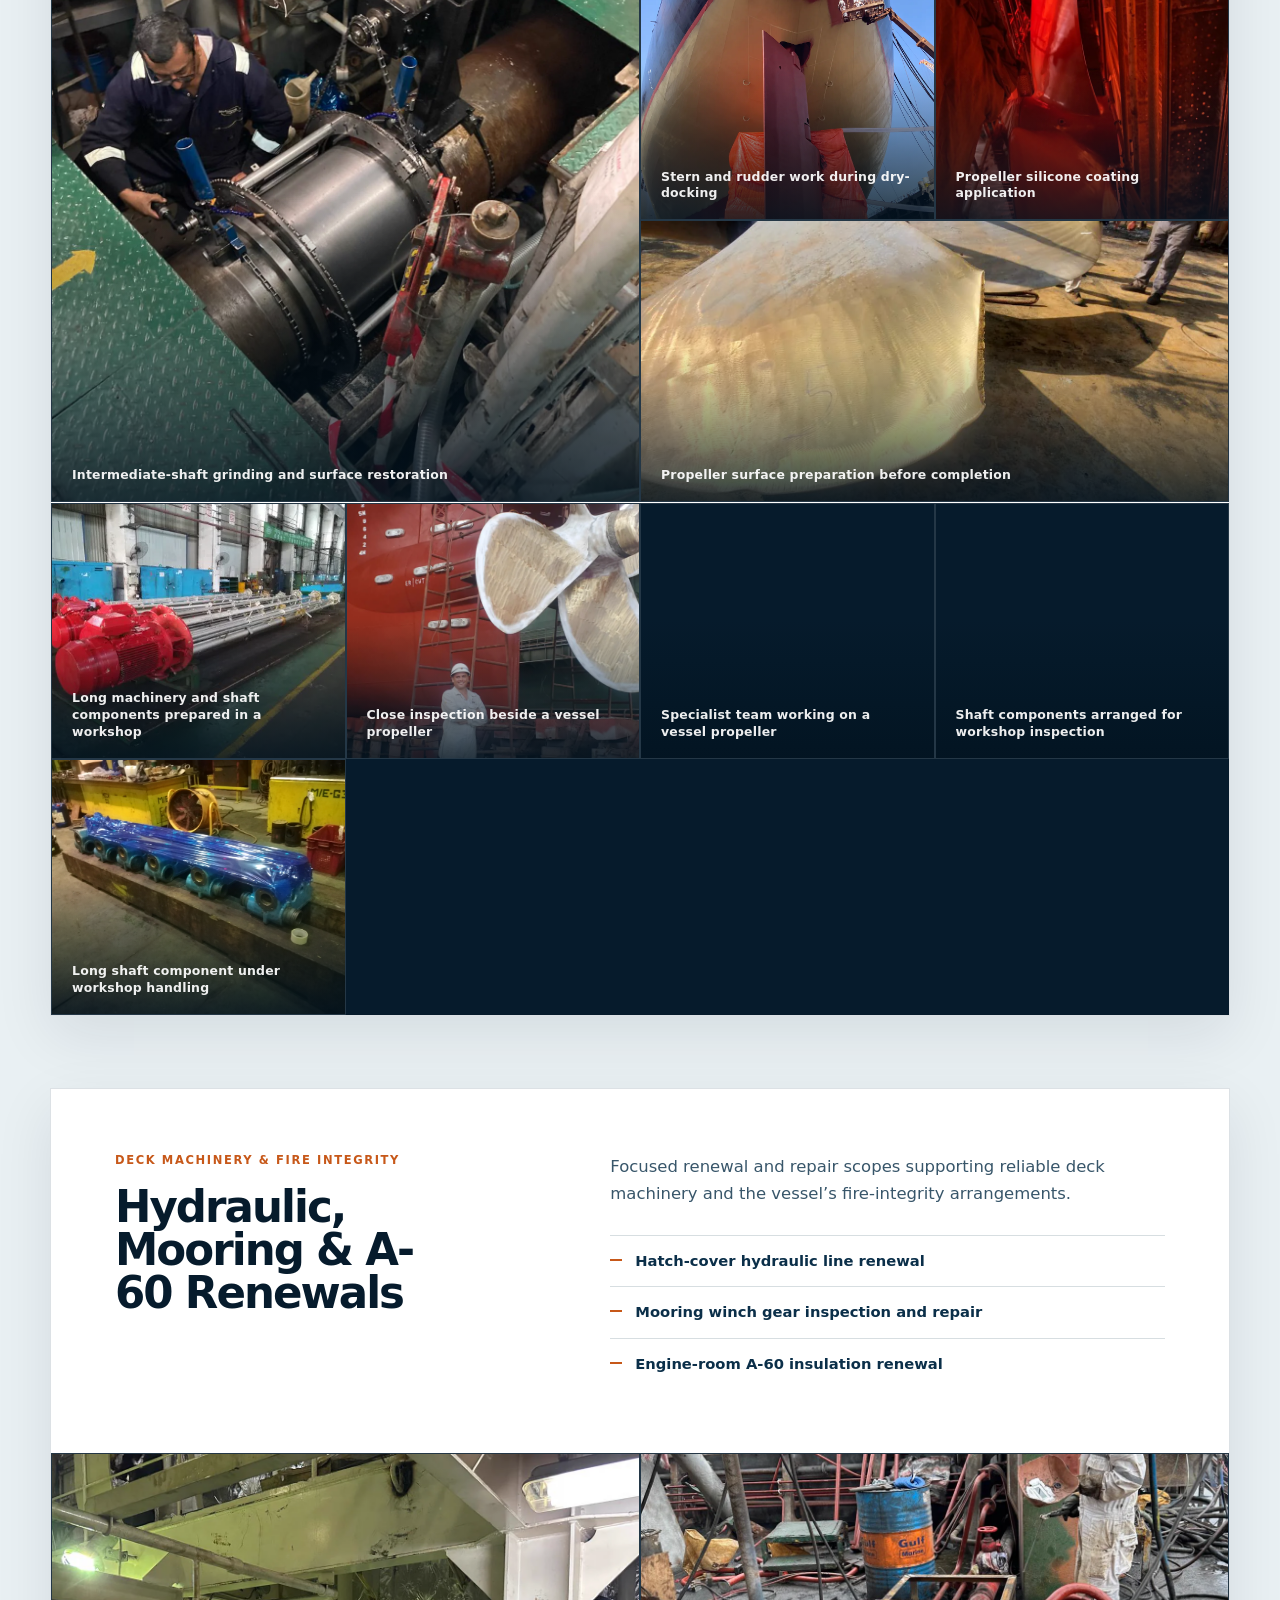
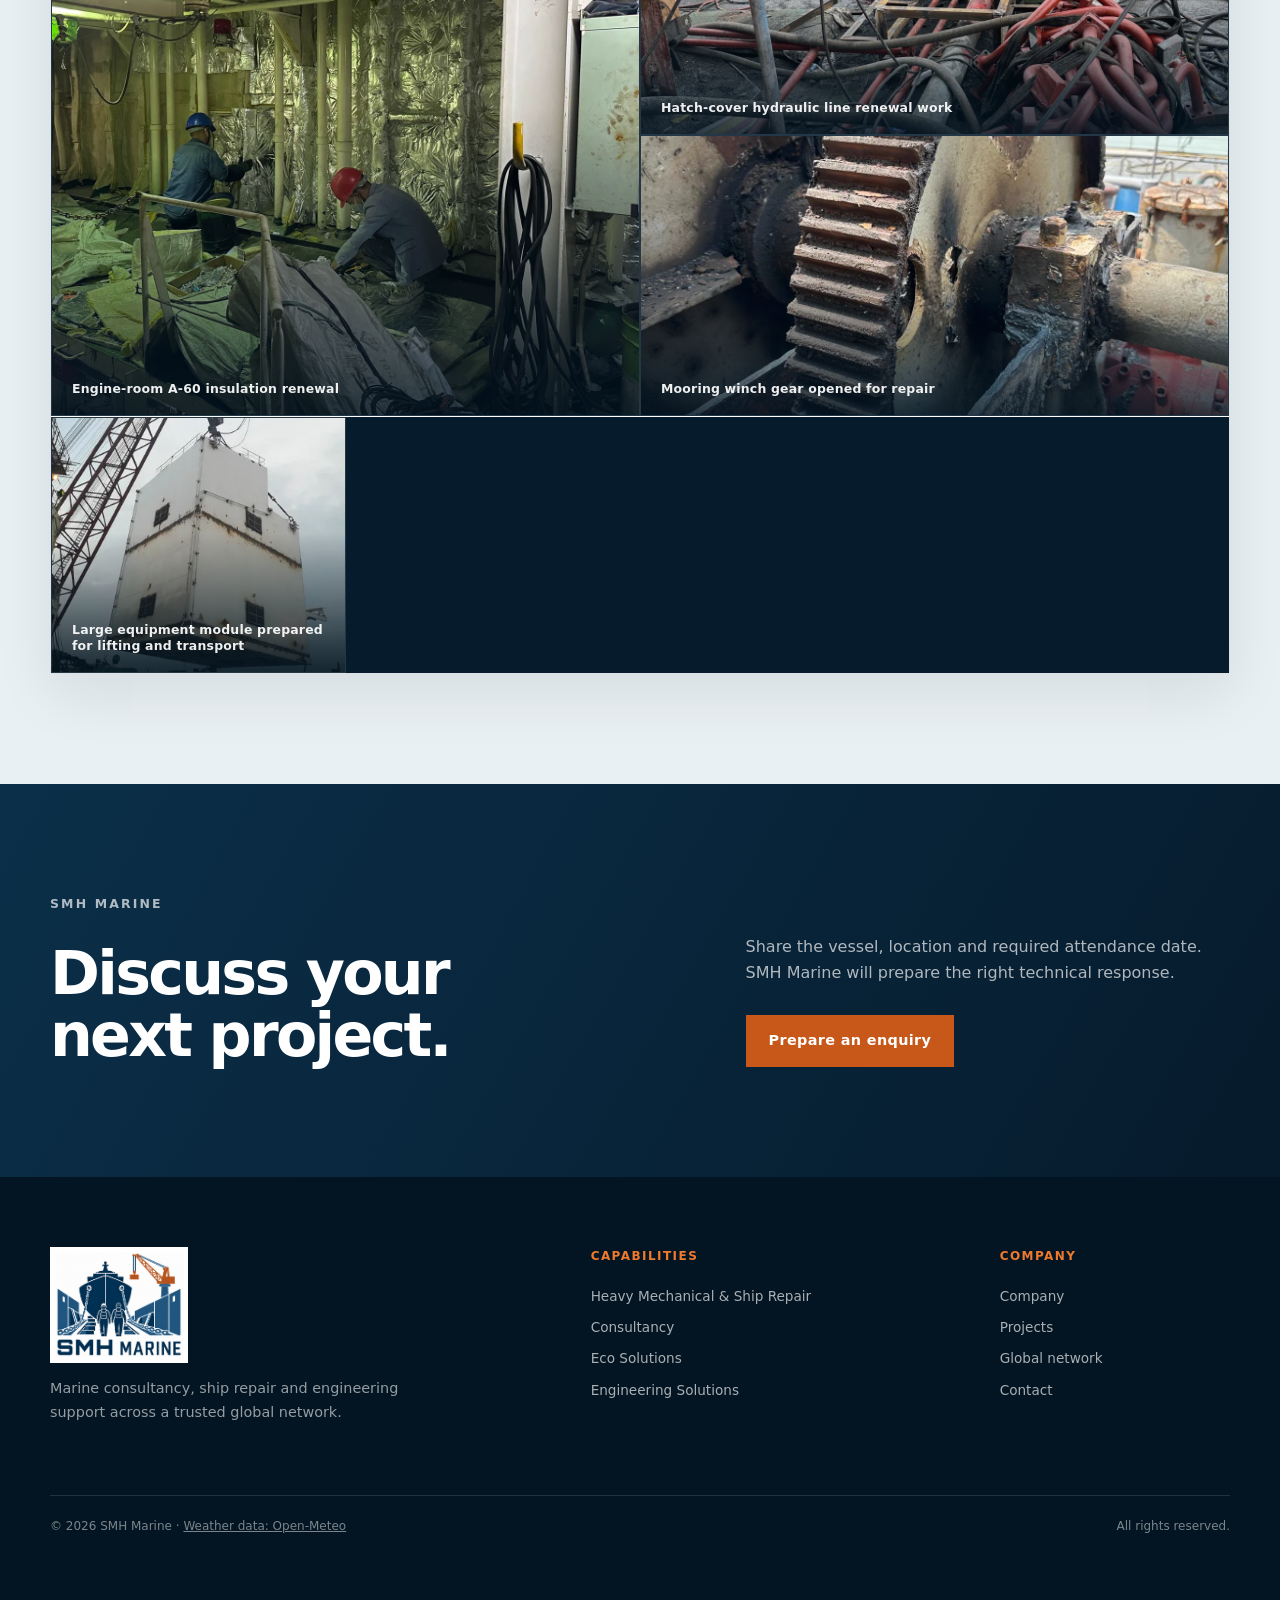
<file: projects.html>
<!doctype html>
<html lang="en">
  <head>
    <meta charset="UTF-8" />
    <meta name="viewport" content="width=device-width, initial-scale=1" />
    <meta name="description" content="SMH Marine project portfolio for ship repair, dry-docking, newbuilding and marine inspection work." />
    <meta name="theme-color" content="#061b2c" />
    <link rel="canonical" href="https://smh-marine.com/projects.html" />
    <link rel="alternate" type="text/markdown" href="llms.txt" title="SMH Marine AI-readable overview" />
    <link rel="alternate" type="application/json" href="ai-content.json" title="SMH Marine structured company data" />
    <link rel="icon" type="image/png" href="assets/smh-marine-logo-cropped.png" />
    <link rel="preload" as="image" href="assets/projects/project-hero-drydocking-aerial-anonymized.webp" type="image/webp" />
    <title>Projects | SMH Marine</title>
    <link rel="stylesheet" href="assets/styles.css?v=61" />
    <script src="assets/app.js?v=59" defer></script>
  </head>
  <body data-page="projects">
    <a class="skip-link" href="#main" data-i18n="skipToContent">Skip to content</a>
    <aside class="weather-strip" aria-label="Live weather for SMH Marine service locations" data-i18n-aria-label="weatherRegionLabel">
      <div class="weather-strip-window" data-weather-ticker><span class="weather-loading" data-i18n="weatherLoading">Loading live conditions…</span></div>
      <button class="weather-toggle" type="button" data-weather-toggle aria-pressed="false" aria-label="Pause weather ticker" data-i18n-aria-label="pauseWeather"><span aria-hidden="true">⏸</span></button>
    </aside>
    <header class="site-header" data-header>
      <a class="brand" href="index.html#top" aria-label="SMH Marine home" data-i18n-aria-label="homeLabel">
        <img src="assets/smh-marine-logo-cropped.png" alt="SMH Marine" width="1138" height="922" />
      </a>
      <button class="menu-toggle" type="button" aria-expanded="false" aria-controls="site-nav" data-menu-toggle>
        <span></span><span></span><span></span><span class="sr-only" data-i18n="openMenu">Open menu</span>
      </button>
      <nav class="site-nav" id="site-nav" aria-label="Primary navigation" data-i18n-aria-label="primaryNavigation" data-nav>
        <a href="index.html#about" data-i18n="navCompany">Company</a>
        <a href="index.html#services" data-i18n="navServices">Services</a>
        <a class="is-current" href="projects.html" aria-current="page" data-i18n="navProjects">Projects</a>
        <a href="index.html#network" data-i18n="navNetwork">Global network</a>
        <a href="index.html#contact" data-i18n="navContact">Contact</a>
        <button class="language-switch" type="button" data-language aria-label="Switch language">Türkçe</button>
      </nav>
    </header>

    <main id="main" tabindex="-1">
      <section class="projects-hero" aria-labelledby="projects-title">
        <div class="projects-hero-media" aria-hidden="true"></div>
        <div class="shell projects-hero-content">
          <p class="eyebrow" data-i18n="projectsKicker">Project portfolio</p>
          <h1 id="projects-title" data-i18n="projectsTitle">Project experience</h1>
          <p data-i18n="projectsIntro">Explore our areas of project experience in ship repair, dry-docking, newbuilding and inspection.</p>
        </div>
      </section>

      <section class="portfolio-section section" aria-labelledby="portfolio-title">
        <aside class="shell project-archive-notice" aria-labelledby="project-archive-notice-title">
          <div>
            <p class="section-kicker" data-i18n="projectArchiveNoticeKicker">Extended project archive</p>
            <h2 id="project-archive-notice-title" data-i18n="projectArchiveNoticeTitle">Our project archive extends beyond this page.</h2>
          </div>
          <p data-i18n="projectArchiveNoticeCopy">Published images represent only part of our wider project archive. Additional project photographs, detailed work scopes and technical records are available upon request, subject to client confidentiality.</p>
        </aside>
        <div class="shell portfolio-intro">
          <div>
            <p class="section-kicker" data-i18n="projectsSelectionKicker">Complete published selection</p>
            <h2 id="portfolio-title" data-i18n="projectsSelectionTitle">Real work, organized by technical scope.</h2>
          </div>
          <div class="portfolio-intro-copy">
            <p data-i18n="projectsSelectionCopy">All 47 photographs supplied for this published selection are represented: one hero image and 46 gallery images, grouped by visible technical scope. Project-specific vessel, yard, location and commercial details remain confidential.</p>
            <p class="project-privacy-note" data-i18n="projectsPrivacy">Vessel names, registry details and identifying markings have been removed from published photographs to protect client confidentiality.</p>
          </div>
        </div>
      </section>

      <section class="project-showcase-section section" aria-label="Selected marine project photographs" data-i18n-aria-label="projectsGalleryLabel">
        <div class="shell project-list">
          <article class="project-case" aria-labelledby="project-drydocking-title">
            <div class="project-case-head">
              <div><p class="project-case-kicker" data-i18n="projectDryKicker">Dry-docking & ship repair</p><h2 id="project-drydocking-title" data-i18n="projectDryTitle">Dry-Docking, Hull & Deck Works</h2></div>
              <div><p data-i18n="projectDryCopy">Owner-side coordination across docking preparation, hull and deck maintenance, execution control and technical close-out.</p><ul class="project-scope-list"><li data-i18n="projectDryScope1">Dry-docking preparation and owner-side site follow-up</li><li data-i18n="projectDryScope2">Hull, deck coating and preservation works</li><li data-i18n="projectDryScope3">Progress, quality, safety and completion control</li></ul></div>
            </div>
            <div class="project-gallery project-gallery-four">
              <figure class="project-photo project-photo-feature project-photo-no-caption"><img src="assets/projects/drydocking-bow-anonymized-02.webp" width="1447" height="1088" loading="lazy" decoding="async" alt="Bulk carrier bow during dry-docking works" data-i18n-alt="projectDryPhoto1" /></figure>
              <figure class="project-photo"><img src="assets/projects/drydocking-bow-anonymized-01.webp" width="1447" height="1088" loading="lazy" decoding="async" alt="Hull condition and coating work in dry dock" data-i18n-alt="projectDryPhoto2" /><figcaption data-i18n="projectDryPhoto2">Hull condition and coating work in dry dock</figcaption></figure>
              <figure class="project-photo"><img src="assets/projects/drydocking-deck-painting.webp" width="1600" height="1200" loading="lazy" decoding="async" alt="Deck coating renewal and preservation work" data-i18n-alt="projectDryPhoto3" /><figcaption data-i18n="projectDryPhoto3">Deck coating renewal and preservation work</figcaption></figure>
              <figure class="project-photo project-photo-no-caption"><img src="assets/projects/drydocking-deck-piping.webp" width="1600" height="1200" loading="lazy" decoding="async" alt="Tanker deck and piping systems during dry-docking" data-i18n-alt="projectDryPhoto4" /></figure>
            </div>
            <div class="project-gallery project-gallery-archive">
              <figure class="project-photo"><img src="assets/projects/drydocking-bulk-carrier-bow-work.webp" width="1200" height="1600" loading="lazy" decoding="async" alt="Bulk carrier bow work inside a dry dock" data-i18n-alt="projectDryPhoto5" /><figcaption data-i18n="projectDryPhoto5">Bulk carrier bow work inside a dry dock</figcaption></figure>
              <figure class="project-photo"><img src="assets/projects/drydocking-aerial-anonymized-02.webp" width="1536" height="1024" loading="lazy" decoding="async" alt="Aerial overview of a dry-docking operation" data-i18n-alt="projectDryPhoto6" /><figcaption data-i18n="projectDryPhoto6">Aerial overview of a dry-docking operation</figcaption></figure>
              <figure class="project-photo"><img src="assets/projects/drydocking-black-bow-anonymized-01.webp" width="1448" height="1086" loading="lazy" decoding="async" alt="Bow maintenance on a black-hulled vessel" data-i18n-alt="projectDryPhoto7" /><figcaption data-i18n="projectDryPhoto7">Bow maintenance on a black-hulled vessel</figcaption></figure>
              <figure class="project-photo"><img src="assets/projects/drydocking-black-bow-anonymized-02.webp" width="1086" height="1448" loading="lazy" decoding="async" alt="Bow and hull inspection in dry dock" data-i18n-alt="projectDryPhoto8" /><figcaption data-i18n="projectDryPhoto8">Bow and hull inspection in dry dock</figcaption></figure>
              <figure class="project-photo"><img src="assets/projects/drydocking-night-stern-anonymized.webp" width="1087" height="1448" loading="lazy" decoding="async" alt="Stern-area repair work during a night shift" data-i18n-alt="projectDryPhoto9" /><figcaption data-i18n="projectDryPhoto9">Stern-area repair work during a night shift</figcaption></figure>
              <figure class="project-photo"><img src="assets/projects/drydocking-bow-anonymized-03.webp" width="1448" height="1086" loading="lazy" decoding="async" alt="Bow surface preparation and maintenance" data-i18n-alt="projectDryPhoto10" /><figcaption data-i18n="projectDryPhoto10">Bow surface preparation and maintenance</figcaption></figure>
              <figure class="project-photo"><img src="assets/projects/drydocking-stern-propeller-anonymized-01.webp" width="1447" height="1088" loading="lazy" decoding="async" alt="Stern and propeller area exposed in dry dock" data-i18n-alt="projectDryPhoto11" /><figcaption data-i18n="projectDryPhoto11">Stern and propeller area exposed in dry dock</figcaption></figure>
              <figure class="project-photo"><img src="assets/projects/drydocking-bow-anonymized-04.webp" width="1087" height="1448" loading="lazy" decoding="async" alt="Bow coating and preservation work" data-i18n-alt="projectDryPhoto12" /><figcaption data-i18n="projectDryPhoto12">Bow coating and preservation work</figcaption></figure>
              <figure class="project-photo"><img src="assets/projects/drydocking-bow-anonymized-05.webp" width="1448" height="1086" loading="lazy" decoding="async" alt="Hull condition check at the bow" data-i18n-alt="projectDryPhoto13" /><figcaption data-i18n="projectDryPhoto13">Hull condition check at the bow</figcaption></figure>
              <figure class="project-photo"><img src="assets/projects/vessel-afloat-anonymized.webp" width="1448" height="1086" loading="lazy" decoding="async" alt="Vessel alongside during technical attendance" data-i18n-alt="projectDryPhoto14" /><figcaption data-i18n="projectDryPhoto14">Vessel alongside during technical attendance</figcaption></figure>
              <figure class="project-photo"><img src="assets/projects/drydocking-red-bow-anonymized.webp" width="1448" height="1086" loading="lazy" decoding="async" alt="Red-hull bow work in dry dock" data-i18n-alt="projectDryPhoto15" /><figcaption data-i18n="projectDryPhoto15">Red-hull bow work in dry dock</figcaption></figure>
              <figure class="project-photo"><img src="assets/projects/drydocking-stern-propeller-anonymized-02.webp" width="1448" height="1086" loading="lazy" decoding="async" alt="Stern and propulsion arrangement inspection" data-i18n-alt="projectDryPhoto16" /><figcaption data-i18n="projectDryPhoto16">Stern and propulsion arrangement inspection</figcaption></figure>
              <figure class="project-photo"><img src="assets/projects/tanker-afloat-anonymized.webp" width="1448" height="1086" loading="lazy" decoding="async" alt="Tanker alongside during project attendance" data-i18n-alt="projectDryPhoto17" /><figcaption data-i18n="projectDryPhoto17">Tanker alongside during project attendance</figcaption></figure>
              <figure class="project-photo"><img src="assets/projects/drydocking-tanker-anonymized.webp" width="1447" height="1088" loading="lazy" decoding="async" alt="Tanker hull and bow work in dry dock" data-i18n-alt="projectDryPhoto18" /><figcaption data-i18n="projectDryPhoto18">Tanker hull and bow work in dry dock</figcaption></figure>
              <figure class="project-photo"><img src="assets/projects/drydocking-blue-bow-anonymized-01.webp" width="1448" height="1086" loading="lazy" decoding="async" alt="Blue-hull bow maintenance in dry dock" data-i18n-alt="projectDryPhoto19" /><figcaption data-i18n="projectDryPhoto19">Blue-hull bow maintenance in dry dock</figcaption></figure>
              <figure class="project-photo"><img src="assets/projects/drydocking-blue-bow-anonymized-02.webp" width="1448" height="1086" loading="lazy" decoding="async" alt="Blue-hull bow condition assessment" data-i18n-alt="projectDryPhoto20" /><figcaption data-i18n="projectDryPhoto20">Blue-hull bow condition assessment</figcaption></figure>
              <figure class="project-photo"><img src="assets/projects/vessel-stern-afloat-anonymized.webp" width="941" height="1670" loading="lazy" decoding="async" alt="Vessel stern alongside during technical attendance" data-i18n-alt="projectDryPhoto21" /><figcaption data-i18n="projectDryPhoto21">Vessel stern alongside during technical attendance</figcaption></figure>
              <figure class="project-photo"><img src="assets/projects/drydocking-aerial-anonymized-03.webp" width="1536" height="1024" loading="lazy" decoding="async" alt="Aerial view of dry-dock project progress" data-i18n-alt="projectDryPhoto22" /><figcaption data-i18n="projectDryPhoto22">Aerial view of dry-dock project progress</figcaption></figure>
              <figure class="project-photo"><img src="assets/projects/drydocking-stern-steel-condition.webp" width="1600" height="1200" loading="lazy" decoding="async" alt="Stern steel condition survey in dry dock" data-i18n-alt="projectDryPhoto23" /><figcaption data-i18n="projectDryPhoto23">Stern steel condition survey in dry dock</figcaption></figure>
            </div>
          </article>

          <article class="project-case" aria-labelledby="project-steel-title">
            <div class="project-case-head">
              <div><p class="project-case-kicker" data-i18n="projectSteelKicker">Steel renewal & inspection</p><h2 id="project-steel-title" data-i18n="projectSteelTitle">Cargo Hold Tank-Top Renewal</h2></div>
              <div><p data-i18n="projectSteelCopy">Condition assessment, work-front preparation, staged steel renewal and verification within a bulk-carrier cargo hold.</p><ul class="project-scope-list"><li data-i18n="projectSteelScope1">Tank-top steel crop-and-renew work</li><li data-i18n="projectSteelScope2">Access, preparation and staged renewal coordination</li><li data-i18n="projectSteelScope3">Ultrasonic thickness measurement and condition verification</li></ul></div>
            </div>
            <div class="project-gallery project-gallery-four">
              <figure class="project-photo project-photo-feature"><img src="assets/projects/cargo-hold-tank-top-renewal-02.webp" width="1600" height="1200" loading="lazy" decoding="async" alt="Cargo hold tank-top steel renewal work area" data-i18n-alt="projectSteelPhoto1" /><figcaption data-i18n="projectSteelPhoto1">Cargo hold tank-top steel renewal work area</figcaption></figure>
              <figure class="project-photo"><img src="assets/projects/cargo-hold-tank-top-renewal-01.webp" width="1200" height="1600" loading="lazy" decoding="async" alt="Removed tank-top steel and prepared renewal section" data-i18n-alt="projectSteelPhoto2" /><figcaption data-i18n="projectSteelPhoto2">Removed tank-top steel and prepared renewal section</figcaption></figure>
              <figure class="project-photo"><img src="assets/projects/cargo-hold-tank-top-renewal-03.webp" width="1200" height="1600" loading="lazy" decoding="async" alt="Staged tank-top renewal inside a cargo hold" data-i18n-alt="projectSteelPhoto3" /><figcaption data-i18n="projectSteelPhoto3">Staged tank-top renewal inside a cargo hold</figcaption></figure>
              <figure class="project-photo"><img src="assets/projects/cargo-hold-ultrasonic-testing.webp" width="1600" height="1200" loading="lazy" decoding="async" alt="Ultrasonic testing on cargo hold structure" data-i18n-alt="projectSteelPhoto4" /><figcaption data-i18n="projectSteelPhoto4">Ultrasonic testing on cargo hold structure</figcaption></figure>
            </div>
          </article>

          <article class="project-case" aria-labelledby="project-lpg-title">
            <div class="project-case-head">
              <div><p class="project-case-kicker" data-i18n="projectLpgKicker">LPG cargo systems</p><h2 id="project-lpg-title" data-i18n="projectLpgTitle">Cargo Pump & Heater Repairs</h2></div>
              <div><p data-i18n="projectLpgCopy">Specialist repair coordination for LPG cargo-system machinery from removal and workshop handling to overhaul and reinstatement planning.</p><ul class="project-scope-list"><li data-i18n="projectLpgScope1">Cargo heater inspection and repair</li><li data-i18n="projectLpgScope2">Cargo pump removal, workshop overhaul and reinstatement</li><li data-i18n="projectLpgScope3">Heavy lifting, access and specialist-team coordination</li></ul></div>
            </div>
            <div class="project-gallery project-gallery-four">
              <figure class="project-photo project-photo-feature"><img src="assets/projects/lpg-cargo-pump-workshop.webp" width="1600" height="1200" loading="lazy" decoding="async" alt="Cargo pump assembly in a specialist workshop" data-i18n-alt="projectLpgPhoto2" /><figcaption data-i18n="projectLpgPhoto2">Cargo pump assembly in a specialist workshop</figcaption></figure>
              <figure class="project-photo"><img src="assets/projects/lpg-cargo-heater-repair.webp" width="1600" height="1200" loading="lazy" decoding="async" alt="LPG cargo heater prepared for repair" data-i18n-alt="projectLpgPhoto1" /><figcaption data-i18n="projectLpgPhoto1">LPG cargo heater prepared for repair</figcaption></figure>
              <figure class="project-photo"><img src="assets/projects/lpg-cargo-pump-lifting.webp" width="1600" height="1200" loading="lazy" decoding="async" alt="Cargo pump lifting and transport operation" data-i18n-alt="projectLpgPhoto3" /><figcaption data-i18n="projectLpgPhoto3">Cargo pump lifting and transport operation</figcaption></figure>
              <figure class="project-photo"><img src="assets/projects/lpg-cargo-pump-overhaul.webp" width="1200" height="1600" loading="lazy" decoding="async" alt="Cargo pump overhaul access and scaffolding" data-i18n-alt="projectLpgPhoto4" /><figcaption data-i18n="projectLpgPhoto4">Cargo pump overhaul access and scaffolding</figcaption></figure>
            </div>
            <div class="project-gallery project-gallery-archive">
              <figure class="project-photo"><img src="assets/projects/lpg-cargo-hold-void-space.webp" width="1600" height="1200" loading="lazy" decoding="async" alt="Inspection access inside an LPG cargo-hold void space" data-i18n-alt="projectLpgPhoto5" /><figcaption data-i18n="projectLpgPhoto5">Inspection access inside an LPG cargo-hold void space</figcaption></figure>
              <figure class="project-photo"><img src="assets/projects/lpg-cargo-pump-crane-lifting.webp" width="1200" height="1600" loading="lazy" decoding="async" alt="Cargo pump lifted by crane for overhaul handling" data-i18n-alt="projectLpgPhoto6" /><figcaption data-i18n="projectLpgPhoto6">Cargo pump lifted by crane for overhaul handling</figcaption></figure>
            </div>
          </article>

          <article class="project-case" aria-labelledby="project-propulsion-title">
            <div class="project-case-head">
              <div><p class="project-case-kicker" data-i18n="projectPropulsionKicker">Propulsion & efficiency</p><h2 id="project-propulsion-title" data-i18n="projectPropulsionTitle">Shaft, Propeller & Stern Works</h2></div>
              <div><p data-i18n="projectPropulsionCopy">Dry-dock access and specialist work on the propulsion train, propeller surfaces and stern arrangement.</p><ul class="project-scope-list"><li data-i18n="projectPropulsionScope1">Stern and rudder access during dry-docking</li><li data-i18n="projectPropulsionScope2">Intermediate-shaft inspection and grinding</li><li data-i18n="projectPropulsionScope3">Propeller surface preparation and silicone coating</li></ul></div>
            </div>
            <div class="project-gallery project-gallery-four">
              <figure class="project-photo project-photo-feature"><img src="assets/projects/intermediate-shaft-grinding.webp" width="1200" height="1600" loading="lazy" decoding="async" alt="Intermediate-shaft grinding and surface restoration" data-i18n-alt="projectPropulsionPhoto1" /><figcaption data-i18n="projectPropulsionPhoto1">Intermediate-shaft grinding and surface restoration</figcaption></figure>
              <figure class="project-photo"><img src="assets/projects/propulsion-stern-anonymized.webp" width="1086" height="1448" loading="lazy" decoding="async" alt="Stern and rudder work during dry-docking" data-i18n-alt="projectPropulsionPhoto2" /><figcaption data-i18n="projectPropulsionPhoto2">Stern and rudder work during dry-docking</figcaption></figure>
              <figure class="project-photo"><img src="assets/projects/propeller-silicone-coating.webp" width="1200" height="1600" loading="lazy" decoding="async" alt="Propeller silicone coating application" data-i18n-alt="projectPropulsionPhoto3" /><figcaption data-i18n="projectPropulsionPhoto3">Propeller silicone coating application</figcaption></figure>
              <figure class="project-photo"><img src="assets/projects/propeller-surface-work.webp" width="1280" height="1706" loading="lazy" decoding="async" alt="Propeller surface preparation before completion" data-i18n-alt="projectPropulsionPhoto4" /><figcaption data-i18n="projectPropulsionPhoto4">Propeller surface preparation before completion</figcaption></figure>
            </div>
            <div class="project-gallery project-gallery-archive">
              <figure class="project-photo"><img src="assets/projects/machinery-long-shaft-components-01.webp" width="484" height="364" loading="lazy" decoding="async" alt="Long machinery and shaft components prepared in a workshop" data-i18n-alt="projectPropulsionPhoto5" /><figcaption data-i18n="projectPropulsionPhoto5">Long machinery and shaft components prepared in a workshop</figcaption></figure>
              <figure class="project-photo"><img src="assets/projects/propeller-stern-inspection.webp" width="1280" height="1706" loading="lazy" decoding="async" alt="Close inspection beside a vessel propeller" data-i18n-alt="projectPropulsionPhoto6" /><figcaption data-i18n="projectPropulsionPhoto6">Close inspection beside a vessel propeller</figcaption></figure>
              <figure class="project-photo"><img src="assets/projects/propeller-repair-team.webp" width="1280" height="1706" loading="lazy" decoding="async" alt="Specialist team working on a vessel propeller" data-i18n-alt="projectPropulsionPhoto7" /><figcaption data-i18n="projectPropulsionPhoto7">Specialist team working on a vessel propeller</figcaption></figure>
              <figure class="project-photo"><img src="assets/projects/machinery-long-shaft-components-02.webp" width="1800" height="1350" loading="lazy" decoding="async" alt="Shaft components arranged for workshop inspection" data-i18n-alt="projectPropulsionPhoto8" /><figcaption data-i18n="projectPropulsionPhoto8">Shaft components arranged for workshop inspection</figcaption></figure>
              <figure class="project-photo"><img src="assets/projects/machinery-long-shaft-components-03.webp" width="1800" height="1350" loading="lazy" decoding="async" alt="Long shaft component under workshop handling" data-i18n-alt="projectPropulsionPhoto9" /><figcaption data-i18n="projectPropulsionPhoto9">Long shaft component under workshop handling</figcaption></figure>
            </div>
          </article>

          <article class="project-case" aria-labelledby="project-deck-title">
            <div class="project-case-head">
              <div><p class="project-case-kicker" data-i18n="projectDeckKicker">Deck machinery & fire integrity</p><h2 id="project-deck-title" data-i18n="projectDeckTitle">Hydraulic, Mooring & A-60 Renewals</h2></div>
              <div><p data-i18n="projectDeckCopy">Focused renewal and repair scopes supporting reliable deck machinery and the vessel’s fire-integrity arrangements.</p><ul class="project-scope-list"><li data-i18n="projectDeckScope1">Hatch-cover hydraulic line renewal</li><li data-i18n="projectDeckScope2">Mooring winch gear inspection and repair</li><li data-i18n="projectDeckScope3">Engine-room A-60 insulation renewal</li></ul></div>
            </div>
            <div class="project-gallery project-gallery-three">
              <figure class="project-photo project-photo-feature"><img src="assets/projects/engine-room-a60-insulation.webp" width="1600" height="1200" loading="lazy" decoding="async" alt="Engine-room A-60 insulation renewal" data-i18n-alt="projectDeckPhoto1" /><figcaption data-i18n="projectDeckPhoto1">Engine-room A-60 insulation renewal</figcaption></figure>
              <figure class="project-photo"><img src="assets/projects/hatch-cover-hydraulic-renewal.webp" width="1200" height="1600" loading="lazy" decoding="async" alt="Hatch-cover hydraulic line renewal work" data-i18n-alt="projectDeckPhoto2" /><figcaption data-i18n="projectDeckPhoto2">Hatch-cover hydraulic line renewal work</figcaption></figure>
              <figure class="project-photo"><img src="assets/projects/mooring-winch-gear-repair.webp" width="1200" height="1600" loading="lazy" decoding="async" alt="Mooring winch gear opened for repair" data-i18n-alt="projectDeckPhoto3" /><figcaption data-i18n="projectDeckPhoto3">Mooring winch gear opened for repair</figcaption></figure>
            </div>
            <div class="project-gallery project-gallery-archive">
              <figure class="project-photo"><img src="assets/projects/equipment-module-lifting.webp" width="385" height="514" loading="lazy" decoding="async" alt="Large equipment module prepared for lifting and transport" data-i18n-alt="projectDeckPhoto4" /><figcaption data-i18n="projectDeckPhoto4">Large equipment module prepared for lifting and transport</figcaption></figure>
            </div>
          </article>
        </div>
      </section>

      <section class="project-cta-section section">
        <div class="shell project-cta">
          <div><p class="section-kicker">SMH Marine</p><h2 data-i18n="projectsCtaTitle">Discuss your next project.</h2></div>
          <div><p data-i18n="projectsCtaCopy">Share the vessel, location and required attendance date. SMH Marine will prepare the right technical response.</p><a class="button button-primary" href="index.html#enquiry" data-i18n="projectsCtaButton">Prepare an enquiry</a></div>
        </div>
      </section>
    </main>

    <footer class="site-footer">
      <div class="shell footer-grid">
        <div class="footer-brand">
          <img src="assets/smh-marine-logo-cropped.png" alt="SMH Marine" width="1138" height="922" />
          <p data-i18n="footerStatement">Marine consultancy, ship repair and engineering support across a trusted global network.</p>
        </div>
        <div>
          <strong data-i18n="footerCapabilities">Capabilities</strong>
          <a href="index.html#services" data-i18n="serviceHeavyTitle">Heavy Mechanical & Ship Repair</a>
          <a href="index.html#services" data-i18n="serviceConsultancyTitle">Consultancy</a>
          <a href="index.html#services" data-i18n="serviceEcoTitle">Eco Solutions</a>
          <a href="index.html#services" data-i18n="serviceEngineeringTitle">Engineering Solutions</a>
        </div>
        <div>
          <strong data-i18n="footerCompany">Company</strong>
          <a href="index.html#about" data-i18n="navCompany">Company</a>
          <a href="projects.html" data-i18n="navProjects">Projects</a>
          <a href="index.html#network" data-i18n="navNetwork">Global network</a>
          <a href="index.html#contact" data-i18n="navContact">Contact</a>
        </div>
      </div>
      <div class="shell footer-bottom"><span>© 2026 SMH Marine · <a href="https://open-meteo.com/" target="_blank" rel="noopener" data-i18n="weatherSource">Weather data: Open-Meteo</a></span><span data-i18n="footerRights">All rights reserved.</span></div>
    </footer>
  </body>
</html>
</file>
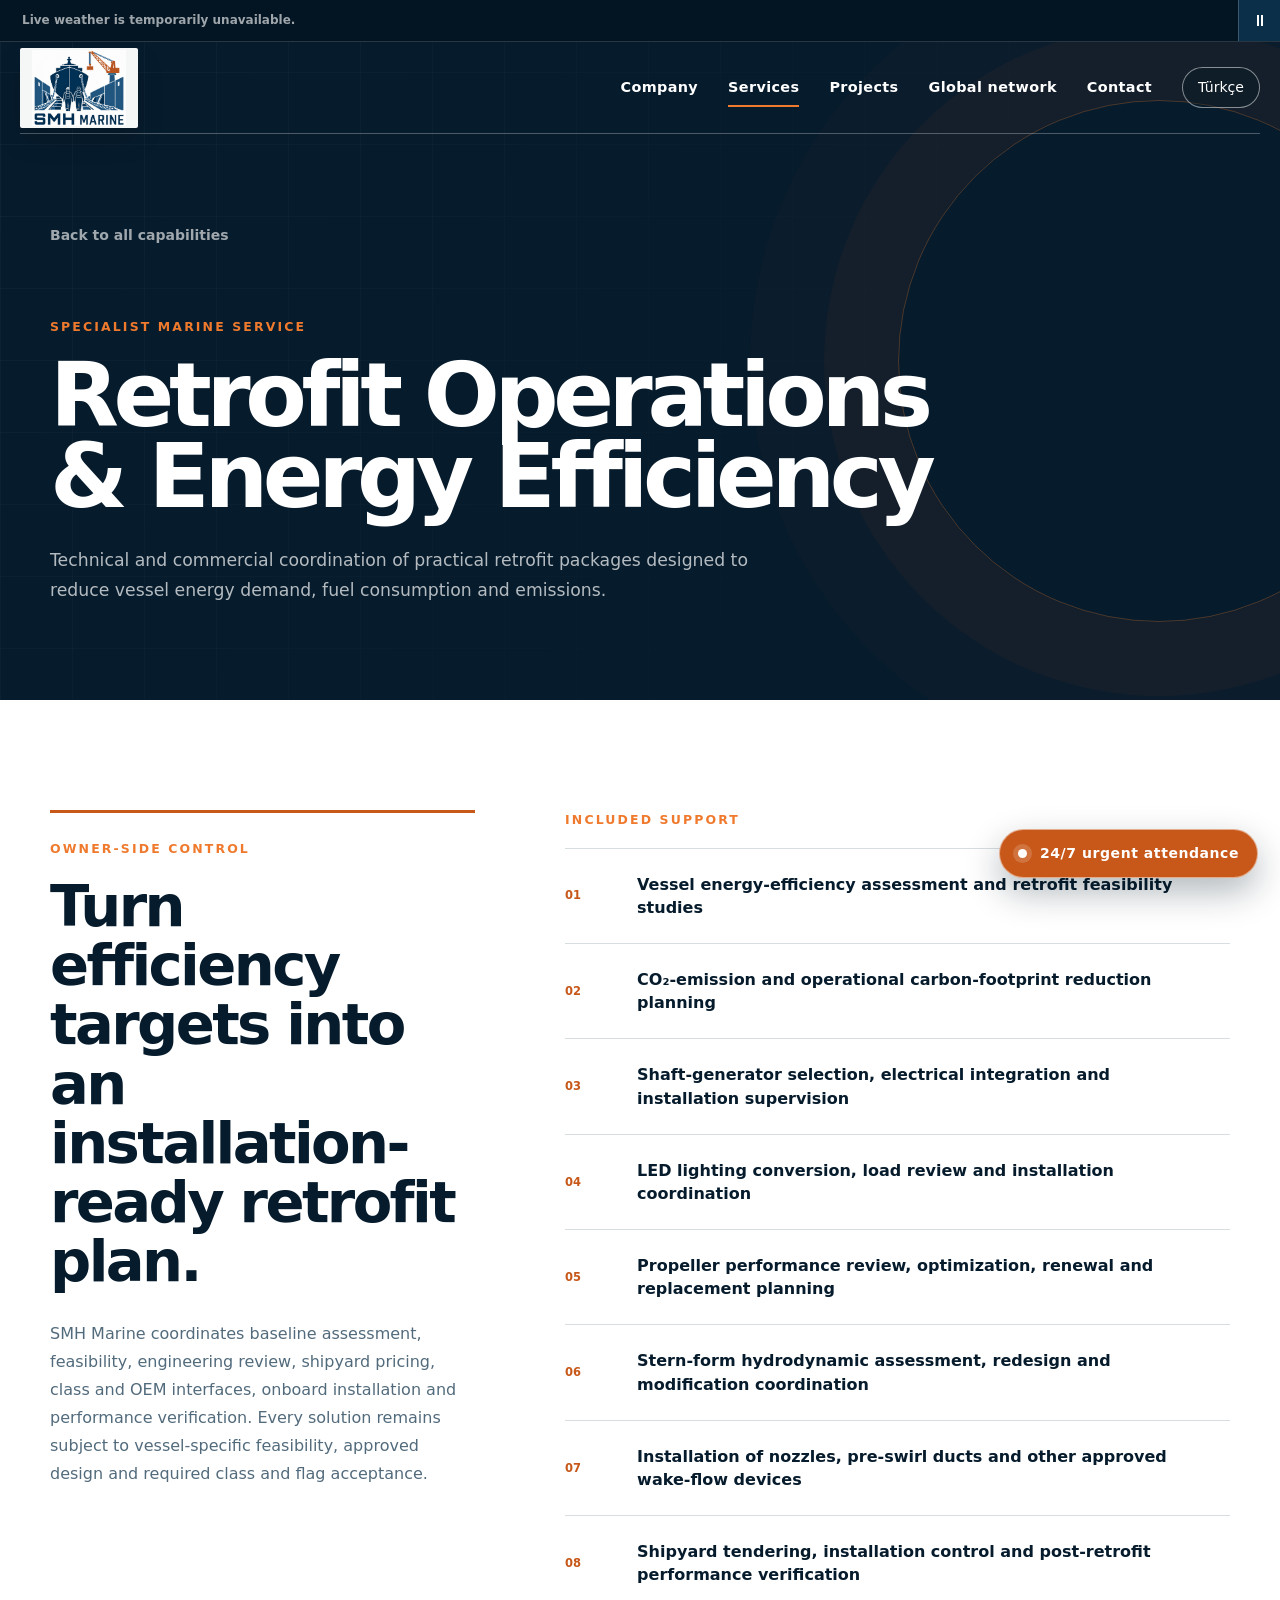
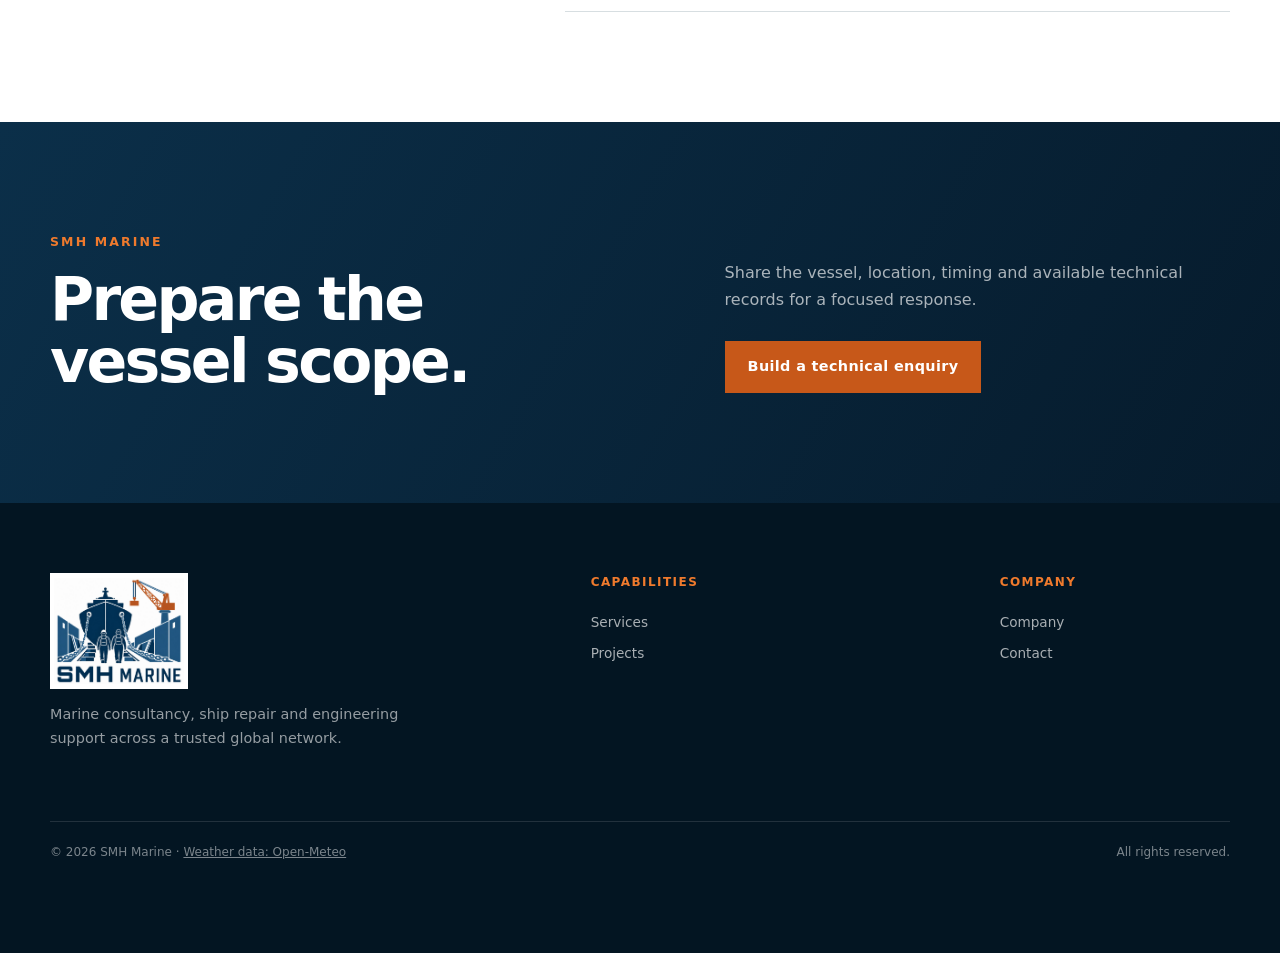
<file: retrofit-energy-efficiency.html>
<!doctype html>
<html lang="en">
  <head>
    <meta charset="UTF-8" />
    <meta name="viewport" content="width=device-width, initial-scale=1" />
    <meta name="description" content="Vessel retrofit planning and installation coordination for lower energy use, fuel consumption and CO₂ emissions." />
    <meta name="theme-color" content="#061b2c" />
    <link rel="canonical" href="https://smh-marine.com/retrofit-energy-efficiency.html" />
    <link rel="alternate" type="text/markdown" href="llms.txt" title="SMH Marine AI-readable overview" />
    <link rel="alternate" type="application/json" href="ai-content.json" title="SMH Marine structured company data" />
    <link rel="icon" type="image/png" href="assets/smh-marine-logo-cropped.png" />
    <title>Retrofit Operations &amp; Energy Efficiency | SMH Marine</title>
    <link rel="stylesheet" href="assets/styles.css?v=54" />
    <script src="assets/app.js?v=55" defer></script>
  </head>
  <body data-page="service" data-title-key="retrofitPageTitle" data-description-key="retrofitPageDescription">
    <a class="skip-link" href="#main" data-i18n="skipToContent">Skip to content</a>
    <aside class="weather-strip" aria-label="Live weather for SMH Marine service locations" data-i18n-aria-label="weatherRegionLabel">
      <div class="weather-strip-window" data-weather-ticker><span class="weather-loading" data-i18n="weatherLoading">Loading live conditions…</span></div>
      <button class="weather-toggle" type="button" data-weather-toggle aria-pressed="false" aria-label="Pause weather ticker" data-i18n-aria-label="pauseWeather"><span aria-hidden="true">⏸</span></button>
    </aside>
    <header class="site-header" data-header>
      <a class="brand" href="index.html#top" aria-label="SMH Marine home" data-i18n-aria-label="homeLabel"><img src="assets/smh-marine-logo-cropped.png" alt="SMH Marine" width="1138" height="922" /></a>
      <button class="menu-toggle" type="button" aria-expanded="false" aria-controls="site-nav" data-menu-toggle><span></span><span></span><span></span><span class="sr-only" data-i18n="openMenu">Open menu</span></button>
      <nav class="site-nav" id="site-nav" aria-label="Primary navigation" data-i18n-aria-label="primaryNavigation" data-nav>
        <a href="index.html#about" data-i18n="navCompany">Company</a><a class="is-current" href="index.html#expertise-pages" data-i18n="navServices">Services</a><a href="projects.html" data-i18n="navProjects">Projects</a><a href="index.html#network" data-i18n="navNetwork">Global network</a><a href="index.html#contact" data-i18n="navContact">Contact</a><button class="language-switch" type="button" data-language aria-label="Switch language">Türkçe</button>
      </nav>
    </header>
    <main id="main" tabindex="-1">
      <section class="detail-hero"><div class="shell detail-hero-content"><a class="detail-back" href="index.html#expertise-pages" data-i18n="detailBack">Back to all capabilities</a><p class="eyebrow" data-i18n="detailKicker">Specialist marine service</p><h1 data-i18n="retrofitTitle">Retrofit Operations &amp; Energy Efficiency</h1><p data-i18n="retrofitIntro">Technical and commercial coordination of practical retrofit packages designed to reduce vessel energy demand, fuel consumption and emissions.</p></div></section>
      <section class="detail-scope-section section" id="detail-scope"><div class="shell detail-scope-grid"><div class="detail-promise"><p class="section-kicker" data-i18n="detailOwnerKicker">Owner-side control</p><h2 data-i18n="retrofitPromise">Turn efficiency targets into an installation-ready retrofit plan.</h2><p data-i18n="retrofitCopy">SMH Marine coordinates baseline assessment, feasibility, engineering review, shipyard pricing, class and OEM interfaces, onboard installation and performance verification. Every solution remains subject to vessel-specific feasibility, approved design and required class and flag acceptance.</p></div><div><p class="section-kicker" data-i18n="detailScopeLabel">Included support</p><ol class="detail-scope-list"><li data-i18n="retrofit1">Vessel energy-efficiency assessment and retrofit feasibility studies</li><li data-i18n="retrofit2">CO₂-emission and operational carbon-footprint reduction planning</li><li data-i18n="retrofit3">Shaft-generator selection, electrical integration and installation supervision</li><li data-i18n="retrofit4">LED lighting conversion, load review and installation coordination</li><li data-i18n="retrofit5">Propeller performance review, optimization, renewal and replacement planning</li><li data-i18n="retrofit6">Stern-form hydrodynamic assessment, redesign and modification coordination</li><li data-i18n="retrofit7">Installation of nozzles, pre-swirl ducts and other approved wake-flow devices</li><li data-i18n="retrofit8">Shipyard tendering, installation control and post-retrofit performance verification</li></ol></div></div></section>
      <section class="detail-cta-section section"><div class="shell detail-cta-grid"><div><p class="section-kicker">SMH Marine</p><h2 data-i18n="detailCtaTitle">Prepare the vessel scope.</h2></div><div><p data-i18n="detailCtaCopy">Share the vessel, location, timing and available technical records for a focused response.</p><a class="button button-primary" href="index.html?service=retrofit#enquiry" data-i18n="detailCtaButton">Build a technical enquiry</a></div></div></section>
    </main>
    <footer class="site-footer"><div class="shell footer-grid"><div class="footer-brand"><img src="assets/smh-marine-logo-cropped.png" alt="SMH Marine" width="1138" height="922" /><p data-i18n="footerStatement">Marine consultancy, ship repair and engineering support across a trusted global network.</p></div><div><strong data-i18n="footerCapabilities">Capabilities</strong><a href="index.html#expertise-pages" data-i18n="navServices">Services</a><a href="projects.html" data-i18n="navProjects">Projects</a></div><div><strong data-i18n="footerCompany">Company</strong><a href="index.html#about" data-i18n="navCompany">Company</a><a href="index.html#contact" data-i18n="navContact">Contact</a></div></div><div class="shell footer-bottom"><span>© 2026 SMH Marine · <a href="https://open-meteo.com/" target="_blank" rel="noopener" data-i18n="weatherSource">Weather data: Open-Meteo</a></span><span data-i18n="footerRights">All rights reserved.</span></div></footer>
  </body>
</html>
</file>
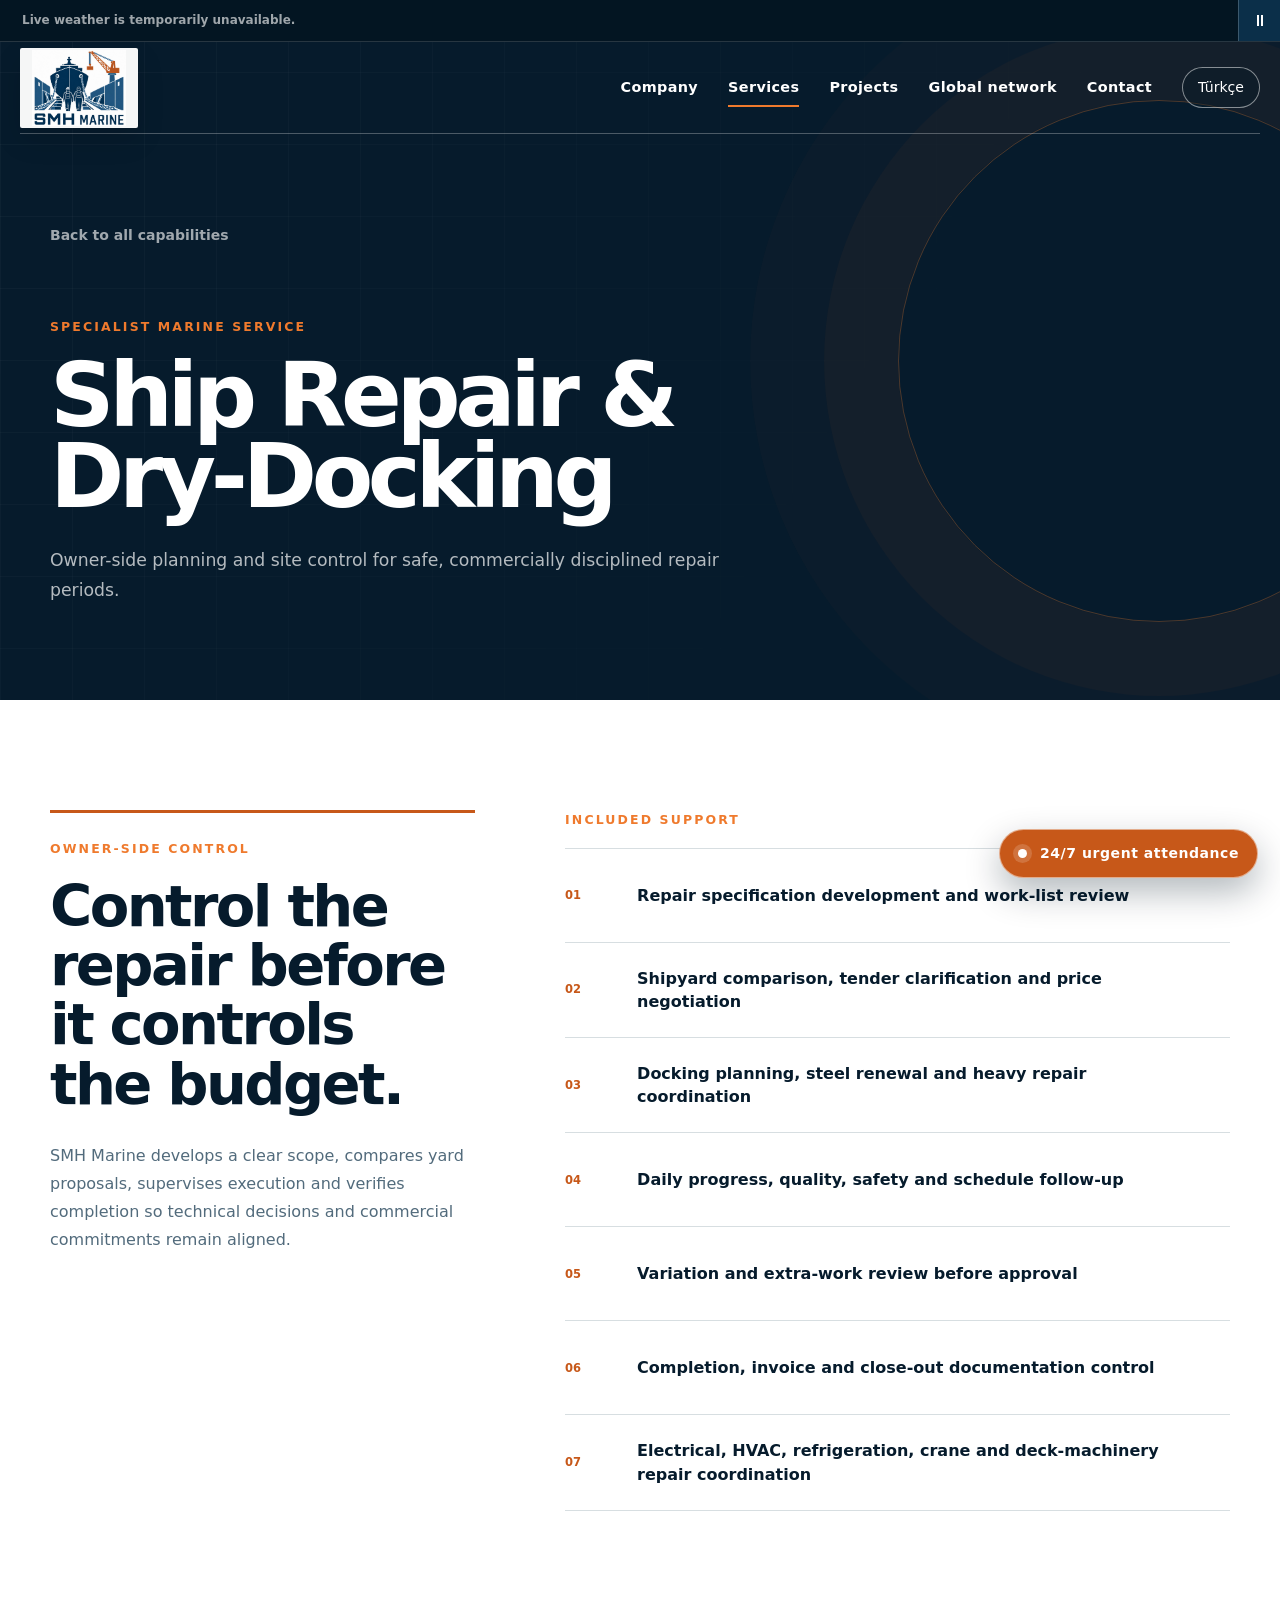
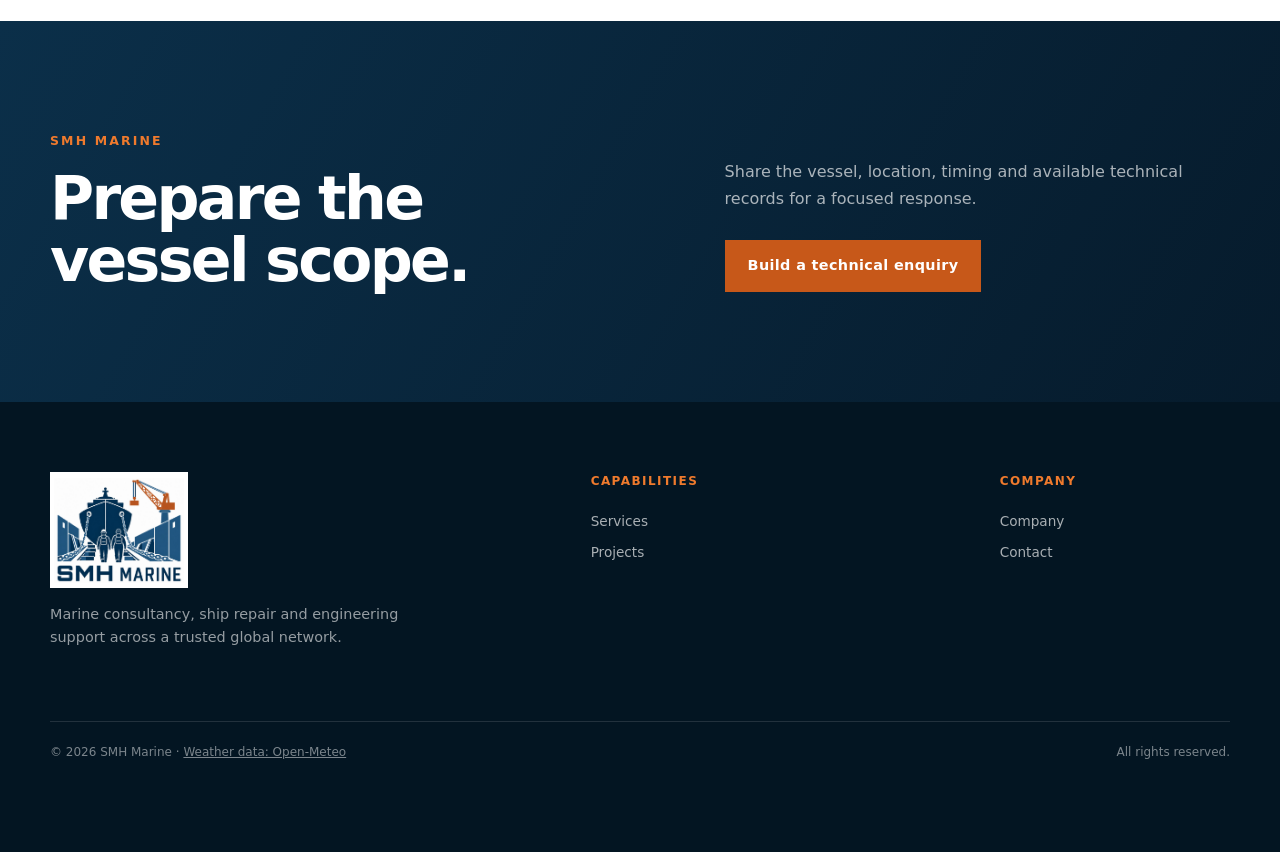
<file: ship-repair.html>
<!doctype html>
<html lang="en">
  <head>
    <meta charset="UTF-8" />
    <meta name="viewport" content="width=device-width, initial-scale=1" />
    <meta name="description" content="Owner-side ship repair and dry-docking planning, supervision and commercial control by SMH Marine." />
    <meta name="theme-color" content="#061b2c" />
    <link rel="canonical" href="https://smh-marine.com/ship-repair.html" />
    <link rel="alternate" type="text/markdown" href="llms.txt" title="SMH Marine AI-readable overview" />
    <link rel="alternate" type="application/json" href="ai-content.json" title="SMH Marine structured company data" />
    <link rel="icon" type="image/png" href="assets/smh-marine-logo-cropped.png" />
    <title>Ship Repair & Dry-Docking | SMH Marine</title>
    <link rel="stylesheet" href="assets/styles.css?v=54" />
    <script src="assets/app.js?v=55" defer></script>
  </head>
  <body data-page="service" data-title-key="repairPageTitle" data-description-key="repairPageDescription">
    <a class="skip-link" href="#main" data-i18n="skipToContent">Skip to content</a>
    <aside class="weather-strip" aria-label="Live weather for SMH Marine service locations" data-i18n-aria-label="weatherRegionLabel">
      <div class="weather-strip-window" data-weather-ticker><span class="weather-loading" data-i18n="weatherLoading">Loading live conditions…</span></div>
      <button class="weather-toggle" type="button" data-weather-toggle aria-pressed="false" aria-label="Pause weather ticker" data-i18n-aria-label="pauseWeather"><span aria-hidden="true">⏸</span></button>
    </aside>
    <header class="site-header" data-header>
      <a class="brand" href="index.html#top" aria-label="SMH Marine home" data-i18n-aria-label="homeLabel"><img src="assets/smh-marine-logo-cropped.png" alt="SMH Marine" width="1138" height="922" /></a>
      <button class="menu-toggle" type="button" aria-expanded="false" aria-controls="site-nav" data-menu-toggle><span></span><span></span><span></span><span class="sr-only" data-i18n="openMenu">Open menu</span></button>
      <nav class="site-nav" id="site-nav" aria-label="Primary navigation" data-i18n-aria-label="primaryNavigation" data-nav>
        <a href="index.html#about" data-i18n="navCompany">Company</a><a class="is-current" href="index.html#expertise-pages" data-i18n="navServices">Services</a><a href="projects.html" data-i18n="navProjects">Projects</a><a href="index.html#network" data-i18n="navNetwork">Global network</a><a href="index.html#contact" data-i18n="navContact">Contact</a><button class="language-switch" type="button" data-language aria-label="Switch language">Türkçe</button>
      </nav>
    </header>
    <main id="main" tabindex="-1">
      <section class="detail-hero"><div class="shell detail-hero-content"><a class="detail-back" href="index.html#expertise-pages" data-i18n="detailBack">Back to all capabilities</a><p class="eyebrow" data-i18n="detailKicker">Specialist marine service</p><h1 data-i18n="repairTitle">Ship Repair & Dry-Docking</h1><p data-i18n="repairIntro">Owner-side planning and site control for safe, commercially disciplined repair periods.</p></div></section>
      <section class="detail-scope-section section" id="detail-scope"><div class="shell detail-scope-grid"><div class="detail-promise"><p class="section-kicker" data-i18n="detailOwnerKicker">Owner-side control</p><h2 data-i18n="repairPromise">Control the repair before it controls the budget.</h2><p data-i18n="repairCopy">SMH Marine develops a clear scope, compares yard proposals, supervises execution and verifies completion so technical decisions and commercial commitments remain aligned.</p></div><div><p class="section-kicker" data-i18n="detailScopeLabel">Included support</p><ol class="detail-scope-list"><li data-i18n="repair1">Repair specification development and work-list review</li><li data-i18n="repair2">Shipyard comparison, tender clarification and price negotiation</li><li data-i18n="repair3">Docking planning, steel renewal and heavy repair coordination</li><li data-i18n="repair4">Daily progress, quality, safety and schedule follow-up</li><li data-i18n="repair5">Variation and extra-work review before approval</li><li data-i18n="repair6">Completion, invoice and close-out documentation control</li><li data-i18n="repair7">Electrical, HVAC, refrigeration, crane and deck-machinery repair coordination</li></ol></div></div></section>
      <section class="detail-cta-section section"><div class="shell detail-cta-grid"><div><p class="section-kicker">SMH Marine</p><h2 data-i18n="detailCtaTitle">Prepare the vessel scope.</h2></div><div><p data-i18n="detailCtaCopy">Share the vessel, location, timing and available technical records for a focused response.</p><a class="button button-primary" href="index.html?service=repair#enquiry" data-i18n="detailCtaButton">Build a technical enquiry</a></div></div></section>
    </main>
    <footer class="site-footer"><div class="shell footer-grid"><div class="footer-brand"><img src="assets/smh-marine-logo-cropped.png" alt="SMH Marine" width="1138" height="922" /><p data-i18n="footerStatement">Marine consultancy, ship repair and engineering support across a trusted global network.</p></div><div><strong data-i18n="footerCapabilities">Capabilities</strong><a href="index.html#expertise-pages" data-i18n="navServices">Services</a><a href="projects.html" data-i18n="navProjects">Projects</a></div><div><strong data-i18n="footerCompany">Company</strong><a href="index.html#about" data-i18n="navCompany">Company</a><a href="index.html#contact" data-i18n="navContact">Contact</a></div></div><div class="shell footer-bottom"><span>© 2026 SMH Marine · <a href="https://open-meteo.com/" target="_blank" rel="noopener" data-i18n="weatherSource">Weather data: Open-Meteo</a></span><span data-i18n="footerRights">All rights reserved.</span></div></footer>
  </body>
</html>
</file>
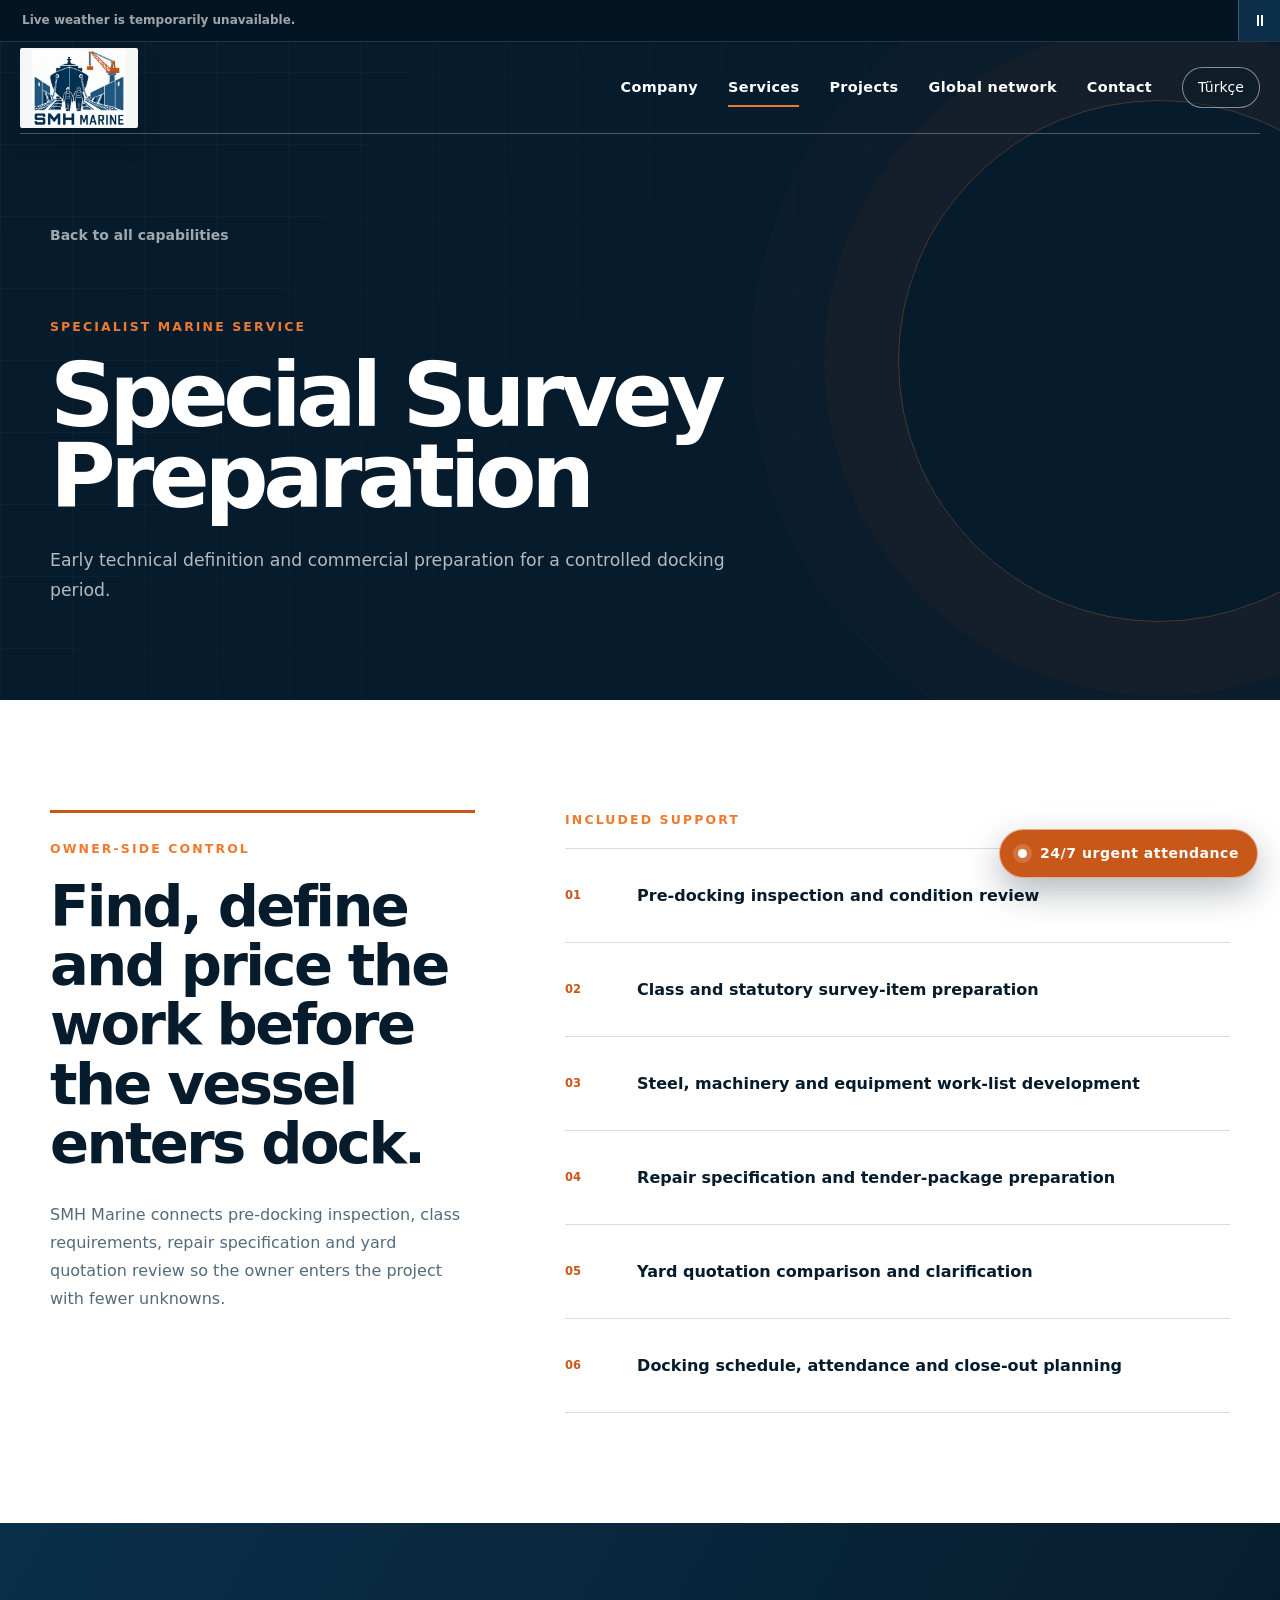
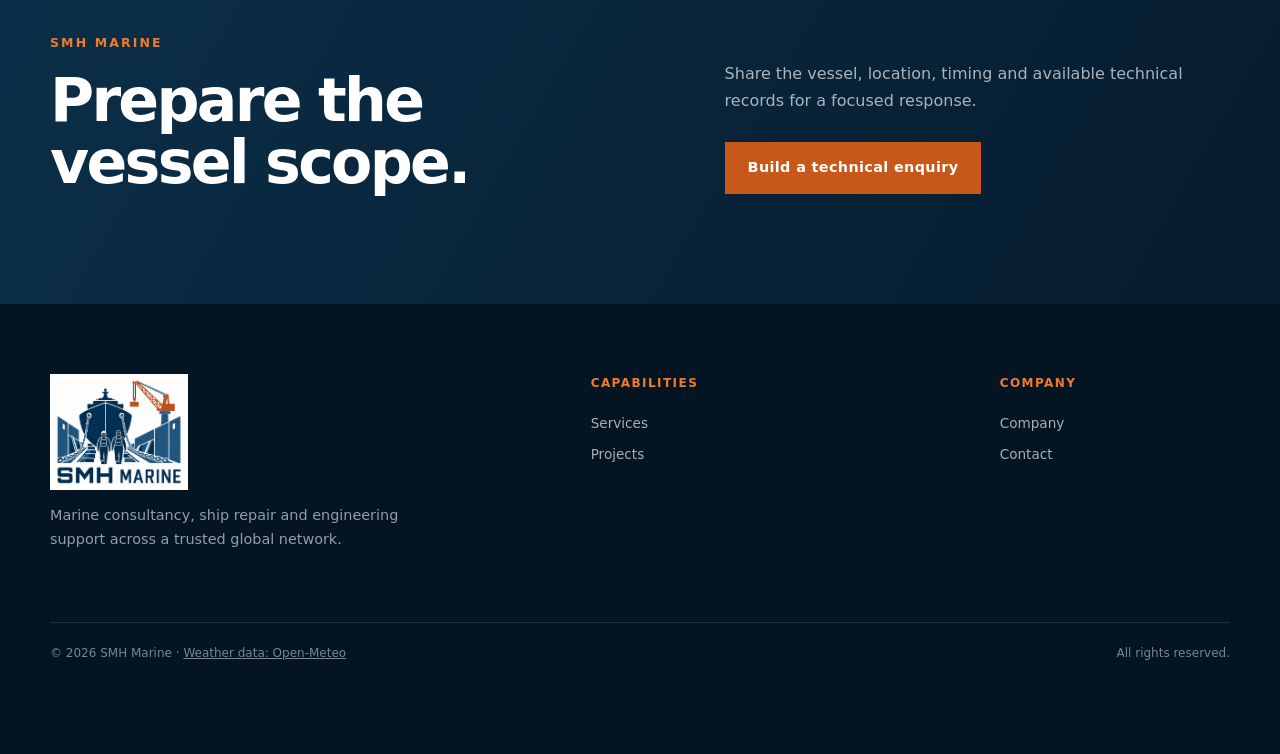
<file: special-survey.html>
<!doctype html>
<html lang="en">
  <head>
    <meta charset="UTF-8" />
    <meta name="viewport" content="width=device-width, initial-scale=1" />
    <meta name="description" content="Pre-docking inspection, Special Survey planning, repair specification and shipyard preparation support." />
    <meta name="theme-color" content="#061b2c" />
    <link rel="canonical" href="https://smh-marine.com/special-survey.html" />
    <link rel="alternate" type="text/markdown" href="llms.txt" title="SMH Marine AI-readable overview" />
    <link rel="alternate" type="application/json" href="ai-content.json" title="SMH Marine structured company data" />
    <link rel="icon" type="image/png" href="assets/smh-marine-logo-cropped.png" />
    <title>Special Survey Preparation | SMH Marine</title>
    <link rel="stylesheet" href="assets/styles.css?v=54" />
    <script src="assets/app.js?v=55" defer></script>
  </head>
  <body data-page="service" data-title-key="surveyPageTitle" data-description-key="surveyPageDescription">
    <a class="skip-link" href="#main" data-i18n="skipToContent">Skip to content</a>
    <aside class="weather-strip" aria-label="Live weather for SMH Marine service locations" data-i18n-aria-label="weatherRegionLabel">
      <div class="weather-strip-window" data-weather-ticker><span class="weather-loading" data-i18n="weatherLoading">Loading live conditions…</span></div>
      <button class="weather-toggle" type="button" data-weather-toggle aria-pressed="false" aria-label="Pause weather ticker" data-i18n-aria-label="pauseWeather"><span aria-hidden="true">⏸</span></button>
    </aside>
    <header class="site-header" data-header>
      <a class="brand" href="index.html#top" aria-label="SMH Marine home" data-i18n-aria-label="homeLabel"><img src="assets/smh-marine-logo-cropped.png" alt="SMH Marine" width="1138" height="922" /></a>
      <button class="menu-toggle" type="button" aria-expanded="false" aria-controls="site-nav" data-menu-toggle><span></span><span></span><span></span><span class="sr-only" data-i18n="openMenu">Open menu</span></button>
      <nav class="site-nav" id="site-nav" aria-label="Primary navigation" data-i18n-aria-label="primaryNavigation" data-nav><a href="index.html#about" data-i18n="navCompany">Company</a><a class="is-current" href="index.html#expertise-pages" data-i18n="navServices">Services</a><a href="projects.html" data-i18n="navProjects">Projects</a><a href="index.html#network" data-i18n="navNetwork">Global network</a><a href="index.html#contact" data-i18n="navContact">Contact</a><button class="language-switch" type="button" data-language aria-label="Switch language">Türkçe</button></nav>
    </header>
    <main id="main" tabindex="-1">
      <section class="detail-hero"><div class="shell detail-hero-content"><a class="detail-back" href="index.html#expertise-pages" data-i18n="detailBack">Back to all capabilities</a><p class="eyebrow" data-i18n="detailKicker">Specialist marine service</p><h1 data-i18n="surveyTitle">Special Survey Preparation</h1><p data-i18n="surveyIntro">Early technical definition and commercial preparation for a controlled docking period.</p></div></section>
      <section class="detail-scope-section section"><div class="shell detail-scope-grid"><div class="detail-promise"><p class="section-kicker" data-i18n="detailOwnerKicker">Owner-side control</p><h2 data-i18n="surveyPromise">Find, define and price the work before the vessel enters dock.</h2><p data-i18n="surveyCopy">SMH Marine connects pre-docking inspection, class requirements, repair specification and yard quotation review so the owner enters the project with fewer unknowns.</p></div><div><p class="section-kicker" data-i18n="detailScopeLabel">Included support</p><ol class="detail-scope-list"><li data-i18n="survey1">Pre-docking inspection and condition review</li><li data-i18n="survey2">Class and statutory survey-item preparation</li><li data-i18n="survey3">Steel, machinery and equipment work-list development</li><li data-i18n="survey4">Repair specification and tender-package preparation</li><li data-i18n="survey5">Yard quotation comparison and clarification</li><li data-i18n="survey6">Docking schedule, attendance and close-out planning</li></ol></div></div></section>
      <section class="detail-cta-section section"><div class="shell detail-cta-grid"><div><p class="section-kicker">SMH Marine</p><h2 data-i18n="detailCtaTitle">Prepare the vessel scope.</h2></div><div><p data-i18n="detailCtaCopy">Share the vessel, location, timing and available technical records for a focused response.</p><a class="button button-primary" href="index.html?service=inspection#enquiry" data-i18n="detailCtaButton">Build a technical enquiry</a></div></div></section>
    </main>
    <footer class="site-footer"><div class="shell footer-grid"><div class="footer-brand"><img src="assets/smh-marine-logo-cropped.png" alt="SMH Marine" width="1138" height="922" /><p data-i18n="footerStatement">Marine consultancy, ship repair and engineering support across a trusted global network.</p></div><div><strong data-i18n="footerCapabilities">Capabilities</strong><a href="index.html#expertise-pages" data-i18n="navServices">Services</a><a href="projects.html" data-i18n="navProjects">Projects</a></div><div><strong data-i18n="footerCompany">Company</strong><a href="index.html#about" data-i18n="navCompany">Company</a><a href="index.html#contact" data-i18n="navContact">Contact</a></div></div><div class="shell footer-bottom"><span>© 2026 SMH Marine · <a href="https://open-meteo.com/" target="_blank" rel="noopener" data-i18n="weatherSource">Weather data: Open-Meteo</a></span><span data-i18n="footerRights">All rights reserved.</span></div></footer>
  </body>
</html>
</file>
<file: assets/styles.css>
:root {
  --ink: #061b2c;
  --ink-soft: #0b2f49;
  --blue: #0d4e77;
  --blue-bright: #2e85b9;
  --orange: #c75819;
  --orange-bright: #ef7a2d;
  --paper: #f4f7f8;
  --white: #ffffff;
  --line: rgba(12, 49, 73, 0.16);
  --shell: min(1180px, calc(100% - 40px));
  --shadow: 0 24px 70px rgba(3, 24, 39, 0.18);
}

* { box-sizing: border-box; }
html { scroll-behavior: smooth; -webkit-text-size-adjust: 100%; text-size-adjust: 100%; }
body {
  margin: 0;
  color: var(--ink);
  background: var(--paper);
  font-family: system-ui, -apple-system, BlinkMacSystemFont, "Segoe UI", "Microsoft YaHei", "PingFang SC", Arial, sans-serif;
  font-size: 1rem;
  line-height: 1.65;
  overflow-x: hidden;
}
img { display: block; max-width: 100%; }
a { color: inherit; }
button, a { -webkit-tap-highlight-color: transparent; }
button, input, select, textarea { font-family: inherit; }
[id] { scroll-margin-top: 104px; }
:focus-visible { outline: 3px solid var(--orange-bright); outline-offset: 4px; }
h1, h2, h3, h4, p, li, label, strong, small { min-width: 0; word-break: normal; overflow-wrap: break-word; -webkit-hyphens: none; hyphens: none; }
h1, h2, h3, h4 { text-wrap: balance; }
.shell { width: var(--shell); margin-inline: auto; }
.sr-only { position: absolute; width: 1px; height: 1px; overflow: hidden; clip: rect(0, 0, 0, 0); }
.skip-link { position: fixed; top: 8px; left: 8px; z-index: 100; transform: translateY(-150%); padding: 10px 14px; background: white; color: var(--ink); }
.skip-link:focus { transform: translateY(0); }

.weather-strip { position: absolute; z-index: 24; top: 0; right: 0; left: 0; display: grid; height: 42px; grid-template-columns: minmax(0,1fr); align-items: center; border-bottom: 1px solid rgba(255,255,255,.14); color: white; background: #031522; overflow: hidden; }
.weather-strip-window { min-width: 0; overflow: hidden; mask-image: linear-gradient(90deg, transparent, black 18px, black calc(100% - 18px), transparent); }
.weather-loading, .weather-error { display: block; padding: 0 22px; color: rgba(255,255,255,.62); font-size: .75rem; font-weight: 650; white-space: nowrap; }
.weather-track { display: flex; width: max-content; animation: weather-scroll var(--weather-duration, 120s) linear infinite; will-change: transform; }
.weather-strip:hover .weather-track, .weather-strip:focus-within .weather-track { animation-play-state: paused; }
.weather-strip:has(.weather-toggle) { grid-template-columns: minmax(0, 1fr) 42px; }
.weather-toggle { display: grid; width: 42px; height: 100%; place-items: center; padding: 0; border: 0; border-left: 1px solid rgba(255,255,255,.2); color: white; background: #0b2f49; font-size: 1rem; cursor: pointer; }
.weather-toggle:hover, .weather-toggle[aria-pressed="true"] { background: #18547a; }
.weather-toggle:focus-visible { outline-offset: -4px; }
.weather-strip.is-paused .weather-track { animation-play-state: paused; }
.weather-group { display: flex; align-items: center; flex: none; gap: 28px; padding: 0 28px 0 18px; }
.weather-item { display: flex; min-height: 41px; align-items: center; gap: 8px; white-space: nowrap; }
.weather-icon { width: 25px; font-size: 1.05rem; line-height: 1; text-align: center; }
.weather-city { font-size: .76rem; font-weight: 800; letter-spacing: .025em; }
.weather-temp { color: white; font-size: .82rem; font-weight: 850; }
.weather-range, .weather-rain, .weather-condition { color: rgba(255,255,255,.58); font-size: .68rem; }
.weather-rain { color: #82c9f4; }
.weather-divider { width: 1px; height: 18px; background: rgba(255,255,255,.16); }
.weather-stale { align-self: center; padding: 4px 9px; border: 1px solid rgba(239,122,45,.42); color: var(--orange-bright); font-size: .62rem; font-weight: 800; letter-spacing: .08em; text-transform: uppercase; white-space: nowrap; }
@keyframes weather-scroll { to { transform: translateX(-50%); } }

.site-header {
  position: absolute;
  z-index: 20;
  top: 42px;
  left: 50%;
  display: flex;
  width: min(1240px, calc(100% - 32px));
  height: 92px;
  align-items: center;
  justify-content: space-between;
  border-bottom: 1px solid rgba(255,255,255,.28);
  transform: translateX(-50%);
  color: white;
  transition: top .25s ease, width .25s ease, padding .25s ease, background .25s ease, box-shadow .25s ease;
}
.site-header.is-scrolled { position: fixed; top: 10px; width: min(1240px, calc(100% - 20px)); height: 72px; padding: 0 14px; border: 1px solid rgba(255,255,255,.12); background: rgba(3,21,34,.94); box-shadow: 0 18px 40px rgba(0,0,0,.2); backdrop-filter: blur(18px); }
.site-header.is-scrolled .brand { width: 104px; height: 62px; }
.brand { display: flex; width: 118px; height: 80px; align-items: center; justify-content: center; padding: 2px 4px; border-radius: 2px; background: rgba(255,255,255,.96); overflow: hidden; box-shadow: 0 12px 28px rgba(0,0,0,.12); }
.brand img { width: 100%; height: 100%; object-fit: contain; }
.site-nav { display: flex; align-items: center; gap: 30px; }
.site-nav a { position: relative; font-size: .9rem; font-weight: 650; letter-spacing: .025em; text-decoration: none; }
.site-nav a::after { position: absolute; right: 0; bottom: -8px; left: 0; height: 2px; background: var(--orange-bright); content: ""; transform: scaleX(0); transition: transform .25s ease; }
.site-nav a:hover::after, .site-nav a:focus-visible::after, .site-nav a.is-current::after { transform: scaleX(1); }
.language-switch { border: 1px solid rgba(255,255,255,.5); border-radius: 999px; padding: 8px 15px; color: white; background: rgba(3,24,39,.25); font: inherit; font-size: .88rem; cursor: pointer; }
.menu-toggle { display: none; }

.hero { position: relative; min-height: 880px; display: flex; align-items: center; overflow: hidden; color: white; background: var(--ink); }
.hero-media { position: absolute; inset: 0; background-image: linear-gradient(90deg, rgba(2,19,32,.97) 0%, rgba(2,23,39,.86) 43%, rgba(2,23,39,.42) 100%), linear-gradient(0deg, rgba(2,19,32,.38), transparent 56%), url("hero-drydock-bow.webp"); background-position: center; background-size: cover; transform: scale(1.08); transform-origin: 52% 50%; }
.hero-grid { position: absolute; inset: 0; opacity: .15; background-image: linear-gradient(rgba(255,255,255,.15) 1px, transparent 1px), linear-gradient(90deg, rgba(255,255,255,.15) 1px, transparent 1px); background-size: 64px 64px; mask-image: linear-gradient(to right, black, transparent 85%); }
.hero::after { position: absolute; right: -110px; top: 125px; width: 390px; height: 390px; border: 1px solid rgba(255,255,255,.18); border-radius: 50%; content: ""; box-shadow: 0 0 0 56px rgba(255,255,255,.035), 0 0 0 112px rgba(255,255,255,.025); }
.hero-content { position: relative; z-index: 2; padding-top: 84px; padding-right: min(48vw, 600px); }
.eyebrow, .section-kicker { margin: 0 0 17px; color: var(--orange-bright); font-size: .78rem; font-weight: 750; letter-spacing: .17em; text-transform: uppercase; }
.hero h1 { max-width: 720px; margin: 0; font-size: clamp(3.1rem, 5.2vw, 5.2rem); font-weight: 760; letter-spacing: -.055em; line-height: .94; }
.hero h1 .outline-title { color: transparent; -webkit-text-stroke: 1px rgba(255,255,255,.82); }
.hero-copy { max-width: 710px; margin: 28px 0 0; color: rgba(255,255,255,.82); font-size: clamp(1rem, 1.5vw, 1.18rem); line-height: 1.7; }
.hero-actions { display: flex; flex-wrap: wrap; gap: 12px; margin-top: 34px; }
.button { display: inline-flex; min-height: 52px; align-items: center; justify-content: center; gap: 24px; padding: 12px 22px; border: 1px solid transparent; font-size: .9rem; font-weight: 730; letter-spacing: .025em; text-decoration: none; transition: transform .2s ease, background .2s ease, border-color .2s ease; }
.button:hover { transform: translateY(-2px); }
.button-primary { background: var(--orange); color: white; }
.button-primary:hover { background: var(--orange-bright); }
.button-ghost { border-color: rgba(255,255,255,.4); color: inherit; background: rgba(4,30,49,.26); }
.button-ghost:hover { border-color: white; background: rgba(255,255,255,.08); }
.hero-facts { position: absolute; z-index: 3; right: 0; bottom: 0; left: 0; display: grid; grid-template-columns: repeat(4, 1fr); border-top: 1px solid rgba(255,255,255,.22); }
.hero-facts div { display: grid; min-height: 112px; grid-template-columns: auto 1fr; align-items: center; gap: 14px; padding: 20px 26px; border-right: 1px solid rgba(255,255,255,.16); background: rgba(2,22,37,.52); backdrop-filter: blur(10px); }
.hero-facts div:first-child { border-left: 1px solid rgba(255,255,255,.16); }
.hero-facts strong { color: white; font-size: 2rem; line-height: 1; }
.hero-facts .fact-word { color: var(--orange-bright); font-size: 1.35rem; letter-spacing: .08em; }
.hero-facts span { max-width: 140px; color: rgba(255,255,255,.66); font-size: .78rem; line-height: 1.4; }
.hero-network { position: absolute; z-index: 4; top: 150px; right: max(28px, calc((100% - 1180px) / 2)); width: min(44vw, 545px); border: 1px solid rgba(255,255,255,.2); background: rgba(3,26,43,.76); box-shadow: 0 30px 80px rgba(0,0,0,.32); backdrop-filter: blur(15px); }
.hero-network-head { display: flex; align-items: center; justify-content: space-between; padding: 17px 20px; border-bottom: 1px solid rgba(255,255,255,.14); }
.hero-network-head > span { color: var(--orange-bright); font-size: .68rem; font-weight: 800; letter-spacing: .13em; text-transform: uppercase; }
.hero-network-head > strong { display: flex; align-items: baseline; gap: 6px; font-size: .68rem; font-weight: 650; color: rgba(255,255,255,.6); }
.hero-network-head b { color: white; font-size: 1.6rem; line-height: 1; }
.hero-map { position: relative; aspect-ratio: 2 / 1; overflow: hidden; background: linear-gradient(145deg, rgba(11,61,92,.45), rgba(3,23,37,.85)); }
.hero-map::before { position: absolute; inset: 0; z-index: 1; background-image: linear-gradient(rgba(255,255,255,.045) 1px, transparent 1px), linear-gradient(90deg, rgba(255,255,255,.045) 1px, transparent 1px); background-size: 12.5% 25%; content: ""; pointer-events: none; }
.hero-map > img { position: absolute; inset: 0; width: 100%; height: 100%; opacity: .46; filter: invert(1); }
.hero-map-markers { position: absolute; inset: 0; z-index: 2; }
.hero-map .map-marker { width: 11px; height: 11px; border-width: 2px; box-shadow: 0 0 0 4px rgba(239,122,45,.16), 0 0 18px rgba(239,122,45,.78); }
.hero-map-detail { position: absolute; z-index: 4; right: 14px; bottom: 12px; display: grid; min-width: 180px; padding: 11px 13px; border-right: 3px solid var(--orange-bright); background: rgba(2,19,31,.86); text-align: right; }
.hero-map-detail small, .hero-map-detail span { color: rgba(255,255,255,.54); font-size: .65rem; }
.hero-map-detail strong { font-size: .98rem; }

.china-section { position: relative; overflow: hidden; color: white; background: linear-gradient(120deg, #061b2c 0%, #0a304b 62%, #103f5e 100%); }
.china-section::before { position: absolute; top: 0; right: 0; width: 38%; height: 100%; background: linear-gradient(135deg, transparent 25%, rgba(239,122,45,.12)); clip-path: polygon(24% 0, 100% 0, 100% 100%, 0 100%); content: ""; }
.china-watermark { position: absolute; right: -1.5vw; bottom: -7vw; color: transparent; font-size: clamp(8rem, 20vw, 20rem); font-weight: 850; letter-spacing: -.09em; line-height: .8; -webkit-text-stroke: 1px rgba(255,255,255,.1); user-select: none; }
.china-grid { position: relative; z-index: 1; display: grid; grid-template-columns: .95fr 1.05fr; gap: 90px; align-items: end; }
.china-lead h2 { max-width: 720px; font-size: clamp(2.7rem, 5vw, 5rem); }
.china-lead > p:last-child { max-width: 630px; margin: 30px 0 0; color: rgba(255,255,255,.68); font-size: 1.05rem; }
.china-proof { padding: 36px; border-top: 3px solid var(--orange-bright); background: rgba(2,20,33,.54); box-shadow: 0 28px 70px rgba(0,0,0,.2); backdrop-filter: blur(12px); }
.china-proof > p:first-child { margin: 0 0 30px; color: rgba(255,255,255,.74); }
.china-metrics { display: grid; grid-template-columns: repeat(4, 1fr); border-top: 1px solid rgba(255,255,255,.16); border-bottom: 1px solid rgba(255,255,255,.16); }
.china-metrics div { display: grid; align-content: start; padding: 25px 18px; border-right: 1px solid rgba(255,255,255,.14); }
.china-metrics div:first-child { padding-left: 0; }
.china-metrics div:last-child { border-right: 0; }
.china-metrics strong { color: var(--orange-bright); font-size: clamp(2rem, 3.5vw, 3.2rem); letter-spacing: -.06em; line-height: 1; }
.china-metrics span { margin-top: 10px; color: rgba(255,255,255,.64); font-size: .875rem; line-height: 1.45; }
.china-expertise { margin-top: 30px; }
.china-expertise h3 { margin: 0 0 16px; color: white; font-size: 1rem; letter-spacing: .02em; }
.china-expertise ul { display: grid; grid-template-columns: repeat(2, minmax(0, 1fr)); gap: 0 24px; margin: 0; padding: 0; list-style: none; }
.china-expertise li { position: relative; padding: 11px 0 11px 18px; border-top: 1px solid rgba(255,255,255,.11); color: rgba(255,255,255,.7); font-size: .88rem; line-height: 1.5; }
.china-expertise li::before { position: absolute; top: 20px; left: 0; width: 6px; height: 6px; border-radius: 50%; background: var(--orange-bright); content: ""; }
.china-cities { margin: 24px 0 0 !important; color: white !important; font-size: .75rem; font-weight: 750; letter-spacing: .08em; text-transform: uppercase; }
.china-region-block { position: relative; z-index: 1; margin-top: 72px; padding-top: 45px; border-top: 1px solid rgba(255,255,255,.16); }
.china-region-heading { display: grid; grid-template-columns: .7fr 1.3fr; gap: 60px; align-items: end; margin-bottom: 30px; }
.china-region-heading h3 { max-width: 750px; margin: 0; font-size: clamp(1.8rem, 3vw, 3.15rem); letter-spacing: -.04em; line-height: 1.08; }
.china-region-grid { display: grid; grid-template-columns: repeat(5, minmax(0,1fr)); border-top: 1px solid rgba(255,255,255,.16); border-left: 1px solid rgba(255,255,255,.16); }
.china-region-grid article { min-height: 230px; padding: 24px 21px; border-right: 1px solid rgba(255,255,255,.16); border-bottom: 1px solid rgba(255,255,255,.16); background: rgba(2,20,33,.34); }
.china-region-grid span { color: var(--orange-bright); font-size: .7rem; font-weight: 800; letter-spacing: .12em; }
.china-region-grid h4 { margin: 34px 0 12px; font-size: 1.25rem; }
.china-region-grid p { margin: 0; color: rgba(255,255,255,.62); font-size: .875rem; line-height: 1.6; }
.china-urgent-repairs { display: grid; grid-template-columns: .82fr 1.18fr; gap: 60px; margin-top: 42px; padding: 38px; border: 1px solid rgba(239,122,45,.48); background: rgba(2,18,30,.68); box-shadow: 0 24px 60px rgba(0,0,0,.18); }
.china-urgent-heading h3 { margin: 0; font-size: clamp(1.8rem, 3vw, 3rem); letter-spacing: -.04em; line-height: 1.08; }
.china-urgent-heading > p:last-child { max-width: 560px; margin: 22px 0 0; color: rgba(255,255,255,.62); font-size: .9rem; line-height: 1.7; }
.china-urgent-repairs ul { display: grid; grid-template-columns: repeat(2, minmax(0,1fr)); align-content: start; gap: 0 24px; margin: 0; padding: 0; list-style: none; }
.china-urgent-repairs li { position: relative; padding: 15px 0 15px 22px; border-bottom: 1px solid rgba(255,255,255,.13); color: rgba(255,255,255,.78); font-size: .875rem; line-height: 1.5; }
.china-urgent-repairs li::before { position: absolute; top: 23px; left: 0; width: 8px; height: 8px; border: 2px solid var(--orange-bright); border-radius: 50%; content: ""; }

.owner-advantage-section { position: relative; overflow: hidden; color: white; background: #041827; }
.owner-advantage-section::after { position: absolute; top: -220px; right: -180px; width: 560px; height: 560px; border: 1px solid rgba(239,122,45,.22); border-radius: 50%; content: ""; box-shadow: 0 0 0 74px rgba(239,122,45,.035), 0 0 0 148px rgba(239,122,45,.02); }
.owner-advantage-grid { position: relative; z-index: 1; display: grid; grid-template-columns: .9fr 1.1fr; gap: 90px; align-items: start; }
.owner-advantage-lead h2 { max-width: 650px; font-size: clamp(2.65rem, 4.8vw, 4.8rem); }
.owner-advantage-body { padding: 38px 40px; border-top: 3px solid var(--orange-bright); background: rgba(13,52,77,.62); box-shadow: 0 28px 70px rgba(0,0,0,.22); }
.owner-advantage-body > p { margin: 0 0 32px; color: rgba(255,255,255,.78); font-size: 1.08rem; line-height: 1.75; }
.owner-controls { display: grid; grid-template-columns: repeat(2, minmax(0,1fr)); border-top: 1px solid rgba(255,255,255,.16); border-left: 1px solid rgba(255,255,255,.16); }
.owner-controls span { position: relative; min-height: 88px; display: flex; align-items: center; padding: 20px 20px 20px 42px; border-right: 1px solid rgba(255,255,255,.16); border-bottom: 1px solid rgba(255,255,255,.16); color: white; font-size: .88rem; font-weight: 720; line-height: 1.4; }
.owner-controls span::before { position: absolute; left: 20px; width: 8px; height: 8px; border: 2px solid var(--orange-bright); border-radius: 50%; content: ""; }
.owner-example-block { position: relative; z-index: 1; display: grid; grid-template-columns: .72fr 1.28fr; gap: 60px; margin-top: 72px; padding-top: 48px; border-top: 1px solid rgba(255,255,255,.15); }
.owner-example-heading h3 { margin: 0; font-size: clamp(2rem, 3.4vw, 3.4rem); letter-spacing: -.04em; line-height: 1.05; }
.owner-example-heading > p:last-child { max-width: 520px; margin: 22px 0 0; color: rgba(255,255,255,.55); font-size: .82rem; line-height: 1.6; }
.owner-example-grid { display: grid; grid-template-columns: repeat(2, minmax(0,1fr)); border-top: 1px solid rgba(255,255,255,.15); border-left: 1px solid rgba(255,255,255,.15); }
.owner-example-grid article { min-height: 210px; padding: 25px; border-right: 1px solid rgba(255,255,255,.15); border-bottom: 1px solid rgba(255,255,255,.15); }
.owner-example-grid span { color: var(--orange-bright); font-size: .7rem; font-weight: 800; }
.owner-example-grid h4 { margin: 30px 0 11px; font-size: 1.15rem; }
.owner-example-grid p { margin: 0; color: rgba(255,255,255,.62); font-size: .875rem; line-height: 1.6; }

.leadership-section { background: white; }
.leadership-grid { display: grid; grid-template-columns: repeat(2, minmax(0,1fr)); gap: 24px; }
.profile-card { display: grid; grid-template-columns: minmax(0, .82fr) minmax(0, 1.18fr); min-height: 700px; border: 1px solid var(--line); background: var(--paper); overflow: hidden; }
.profile-card-dark { color: white; background: var(--ink-soft); }
.profile-card figure { min-height: 100%; margin: 0; overflow: hidden; }
.profile-card figure img { width: 100%; height: 100%; object-fit: cover; object-position: 50% 24%; transition: transform .7s cubic-bezier(.2,.7,.2,1); }
.profile-card:hover figure img { transform: scale(1.035); }
.profile-content { display: flex; flex-direction: column; padding: 36px 32px; }
.profile-role { margin: 0 0 8px; color: var(--orange); font-size: .72rem; font-weight: 750; letter-spacing: .08em; line-height: 1.5; text-transform: uppercase; }
.profile-content h3 { margin: 0; font-size: clamp(2rem, 3.5vw, 3.15rem); letter-spacing: -.05em; line-height: 1; }
.profile-stats { display: grid; grid-template-columns: repeat(2, 1fr); gap: 8px; margin: 28px 0; padding: 20px 0; border-top: 1px solid var(--line); border-bottom: 1px solid var(--line); }
.profile-card-dark .profile-stats { border-color: rgba(255,255,255,.14); }
.profile-stats span { display: grid; }
.profile-stats strong { font-size: 1.65rem; line-height: 1; }
.profile-stats small { margin-top: 7px; color: #6a8191; font-size: .68rem; line-height: 1.35; }
.profile-card-dark .profile-stats small { color: rgba(255,255,255,.52); }
.profile-content > p:not(.profile-role):not(.profile-focus) { margin: 0 0 14px; color: #526b7c; font-size: .9rem; line-height: 1.65; }
.profile-card-dark .profile-content > p:not(.profile-role):not(.profile-focus) { color: rgba(255,255,255,.68); }
.profile-focus { margin: auto 0 0; padding-top: 20px; border-top: 1px solid var(--line); color: var(--ink); font-size: .78rem; font-weight: 700; }
.profile-card-dark .profile-focus { border-color: rgba(255,255,255,.14); color: white; }

.section { padding: 110px 0; }
.intro-section { background: white; }
.intro-grid { display: grid; grid-template-columns: 1.08fr .92fr; gap: 90px; align-items: start; }
h2 { margin: 0; font-size: clamp(2.3rem, 4.7vw, 4.5rem); letter-spacing: -.045em; line-height: 1.03; }
.intro-copy { padding-top: 34px; border-top: 3px solid var(--orange); }
.intro-copy p { margin: 0 0 20px; color: #365267; font-size: 1.1rem; }
.intro-copy p:last-child { color: var(--ink); font-weight: 700; }

.services-preview { background: var(--paper); }
.section-heading { display: flex; align-items: end; justify-content: space-between; gap: 60px; margin-bottom: 52px; }
.section-heading > p { max-width: 400px; margin: 0 0 8px; color: #51697b; }
.service-grid { display: grid; grid-template-columns: repeat(2, minmax(0, 1fr)); border-top: 1px solid var(--line); border-left: 1px solid var(--line); }
.service-card { position: relative; display: flex; flex-direction: column; min-height: 320px; padding: 38px; border-right: 1px solid var(--line); border-bottom: 1px solid var(--line); background: rgba(255,255,255,.58); transition: transform .25s ease, box-shadow .25s ease, background .25s ease; }
.service-card:hover { z-index: 2; transform: translateY(-5px); background: white; box-shadow: var(--shadow); }
.service-card-featured { color: white; background: var(--ink-soft); }
.service-card-featured:hover { background: var(--ink); }
.service-number { color: var(--orange); font-size: .78rem; font-weight: 800; letter-spacing: .12em; }
.service-card h3 { max-width: 420px; margin: 42px 0 14px; font-size: clamp(1.5rem, 2.6vw, 2.1rem); letter-spacing: -.03em; line-height: 1.08; }
.service-card p { max-width: 500px; margin: 0; color: #587081; }
.service-card-featured p { color: rgba(255,255,255,.68); }
.service-card a { align-self: flex-start; margin-top: auto; padding-top: 24px; text-decoration: none; font-size: .86rem; font-weight: 750; }
.service-card a span { color: #a64612; }
.service-card a span + span { margin-left: 10px; }
.service-card-featured a span, .service-card-retrofit a span { color: var(--orange-bright); }
.service-card-retrofit { grid-column: 1 / -1; min-height: 280px; color: white; background: linear-gradient(115deg, var(--ink-soft), #0d4e77); }
.service-card-retrofit:hover { background: linear-gradient(115deg, var(--ink), #0a4165); }
.service-card-retrofit p { max-width: 780px; color: rgba(255,255,255,.7); }
.capabilities-section { color: white; background: var(--ink); }
.section-heading-light > p { color: rgba(255,255,255,.62); }
.capability-list { border-top: 1px solid rgba(255,255,255,.18); }
.capability-row { display: grid; grid-template-columns: .85fr 1.15fr; gap: 70px; padding: 52px 0; border-bottom: 1px solid rgba(255,255,255,.14); }
.capability-label { display: grid; grid-template-columns: 44px 1fr; gap: 18px; align-items: start; }
.capability-label > span { padding-top: 7px; color: var(--orange-bright); font-size: .75rem; font-weight: 800; letter-spacing: .14em; }
.capability-label h3 { margin: 0; font-size: clamp(1.55rem, 2.6vw, 2.25rem); letter-spacing: -.035em; line-height: 1.12; }
.capability-row ul { display: grid; grid-template-columns: repeat(2, minmax(0, 1fr)); gap: 0 28px; margin: 0; padding: 0; list-style: none; }
.capability-row li { position: relative; padding: 13px 0 13px 20px; border-bottom: 1px solid rgba(255,255,255,.1); color: rgba(255,255,255,.72); }
.capability-row li::before { position: absolute; top: 25px; left: 0; width: 6px; height: 6px; border-radius: 50%; background: var(--orange-bright); content: ""; }

.expertise-pages-section { background: white; }
.expertise-link-grid { display: grid; grid-template-columns: repeat(3, minmax(0,1fr)); border-top: 1px solid var(--line); border-left: 1px solid var(--line); }
.expertise-link-grid a { position: relative; display: flex; min-height: 220px; flex-direction: column; padding: 28px; border-right: 1px solid var(--line); border-bottom: 1px solid var(--line); color: var(--ink); background: var(--paper); text-decoration: none; transition: color .25s ease, background .25s ease, transform .25s ease; }
.expertise-link-grid a::after { position: absolute; right: 26px; bottom: 30px; width: 34px; height: 2px; background: var(--orange); content: ""; transition: width .25s ease; }
.expertise-link-grid a:hover { z-index: 1; color: white; background: var(--ink-soft); transform: translateY(-3px); }
.expertise-link-grid a:hover::after { width: 58px; }
.expertise-link-grid span { color: var(--orange); font-size: .72rem; font-weight: 800; letter-spacing: .12em; }
.expertise-link-grid strong { max-width: 280px; margin-top: 42px; font-size: 1.4rem; line-height: 1.2; }
.expertise-link-grid small { margin-top: auto; color: #647b8b; font-size: .78rem; font-weight: 700; }
.expertise-link-grid a:hover small { color: rgba(255,255,255,.64); }
.expertise-link-grid .expertise-link-featured { grid-column: 1 / -1; min-height: 190px; color: white; background: linear-gradient(115deg, var(--ink-soft), #0d4e77); }
.expertise-link-grid .expertise-link-featured small { color: rgba(255,255,255,.64); }
.expertise-link-grid .expertise-link-featured strong { max-width: 620px; }

.network-section { overflow: hidden; background: #e9eef1; }
.network-heading { display: grid; grid-template-columns: 1fr 360px; gap: 90px; align-items: end; margin-bottom: 55px; }
.network-summary { display: grid; grid-template-columns: auto 1fr; align-items: center; gap: 22px; padding: 24px 0; border-top: 3px solid var(--orange); }
.network-summary strong { font-size: 4.8rem; letter-spacing: -.07em; line-height: 1; }
.network-summary p { margin: 0; color: #4d6678; font-size: .9rem; line-height: 1.55; }
.network-layout { display: grid; grid-template-columns: minmax(0, 1fr) 280px; gap: 22px; }
.map-panel { min-width: 0; }
.map-toolbar { display: flex; flex-wrap: wrap; gap: 8px; margin-bottom: 12px; }
.map-filter { border: 1px solid var(--line); border-radius: 999px; padding: 8px 13px; color: #476174; background: rgba(255,255,255,.7); font: inherit; font-size: .78rem; font-weight: 700; cursor: pointer; }
.map-filter:hover, .map-filter:focus-visible, .map-filter.is-active { border-color: var(--orange); color: white; background: var(--orange); }
.map-stage { position: relative; aspect-ratio: 940 / 477; overflow: hidden; border: 1px solid rgba(9,44,67,.1); background: var(--ink-soft); box-shadow: var(--shadow); isolation: isolate; }
.map-stage::before { position: absolute; inset: 0; z-index: 1; background-image: linear-gradient(rgba(255,255,255,.055) 1px, transparent 1px), linear-gradient(90deg, rgba(255,255,255,.055) 1px, transparent 1px); background-size: 10% 20%; content: ""; pointer-events: none; }
.map-stage > img { position: absolute; inset: 0; width: 100%; height: 100%; object-fit: fill; opacity: .38; filter: invert(1); }
.map-markers { position: absolute; inset: 0; z-index: 2; }
.map-marker { position: absolute; width: 15px; height: 15px; padding: 0; border: 3px solid rgba(255,255,255,.86); border-radius: 50%; background: var(--orange-bright); box-shadow: 0 0 0 5px rgba(239,122,45,.18), 0 0 22px rgba(239,122,45,.58); transform: translate(calc(-50% + var(--offset-x, 0px)), calc(-50% + var(--offset-y, 0px))); cursor: pointer; transition: opacity .2s ease, transform .2s ease; }
.map-marker::after { position: absolute; inset: -11px; border: 1px solid rgba(239,122,45,.55); border-radius: 50%; content: ""; animation: marker-pulse 2.8s ease-out infinite; }
.map-marker:hover, .map-marker:focus-visible, .map-marker.is-active { z-index: 3; transform: translate(calc(-50% + var(--offset-x, 0px)), calc(-50% + var(--offset-y, 0px))) scale(1.35); }
.map-marker.is-dimmed { opacity: .15; pointer-events: none; }
@keyframes marker-pulse { 0% { transform: scale(.45); opacity: .7; } 70%, 100% { transform: scale(1.25); opacity: 0; } }
.map-detail { position: absolute; z-index: 4; left: 20px; bottom: 18px; display: grid; min-width: 235px; padding: 16px 18px; border-left: 3px solid var(--orange-bright); background: rgba(3,25,41,.88); color: white; box-shadow: 0 14px 30px rgba(0,0,0,.2); backdrop-filter: blur(12px); }
.map-detail span { color: var(--orange-bright); font-size: .68rem; font-weight: 800; letter-spacing: .13em; text-transform: uppercase; }
.map-detail strong { margin-top: 3px; font-size: 1.25rem; }
.map-detail small { color: rgba(255,255,255,.65); font-size: .78rem; }
.map-note { margin: 15px 0 0; color: #698091; font-size: .76rem; }
.location-index { display: flex; flex-direction: column; border-top: 1px solid var(--line); background: rgba(255,255,255,.7); }
.location-group { flex: 1; padding: 22px 24px; border-right: 1px solid var(--line); border-bottom: 1px solid var(--line); border-left: 1px solid var(--line); }
.location-group strong { display: block; margin-bottom: 8px; color: var(--orange); font-size: .72rem; letter-spacing: .14em; text-transform: uppercase; }
.location-group p { margin: 0; color: #405a6d; font-size: .85rem; line-height: 1.6; }

.process-section { background: white; }
.process-grid { display: grid; grid-template-columns: .9fr 1.1fr; gap: 100px; }
.process-list { margin: 0; padding: 0; border-top: 1px solid var(--line); list-style: none; }
.process-list li { display: grid; grid-template-columns: 50px 1fr; gap: 24px; padding: 27px 0; border-bottom: 1px solid var(--line); }
.process-list > li > span { color: var(--orange); font-size: .78rem; font-weight: 800; }
.process-list h3 { margin: 0 0 6px; font-size: 1.15rem; }
.process-list p { margin: 0; color: #587081; font-size: .92rem; }

.contact-section { position: relative; overflow: hidden; color: white; background: var(--ink-soft); }
.contact-lines { position: absolute; inset: 0; opacity: .22; background-image: radial-gradient(circle at 85% 20%, transparent 0 130px, rgba(255,255,255,.25) 131px 132px, transparent 133px 190px, rgba(255,255,255,.16) 191px 192px, transparent 193px); }
.urgent-callout { position: relative; z-index: 1; display: grid; grid-template-columns: .62fr 1.1fr 1fr; gap: 36px; align-items: center; margin-bottom: 64px; padding-top: 28px; padding-bottom: 28px; border-top: 1px solid rgba(255,255,255,.18); border-bottom: 1px solid rgba(255,255,255,.18); }
.urgent-callout > div { display: flex; align-items: center; gap: 12px; }
.urgent-callout > div p { margin: 0; color: var(--orange-bright); font-size: .76rem; font-weight: 800; letter-spacing: .1em; text-transform: uppercase; }
.urgent-signal { position: relative; width: 12px; height: 12px; flex: 0 0 12px; border-radius: 50%; background: var(--orange-bright); box-shadow: 0 0 0 7px rgba(239,122,45,.14); }
.urgent-signal::after { position: absolute; inset: -8px; border: 1px solid rgba(239,122,45,.7); border-radius: 50%; content: ""; animation: marker-pulse 2.4s ease-out infinite; }
.urgent-callout > strong { font-size: 1.25rem; line-height: 1.35; }
.urgent-callout > p { margin: 0; color: rgba(255,255,255,.62); font-size: .88rem; line-height: 1.6; }
.contact-grid { position: relative; display: grid; grid-template-columns: .88fr 1.12fr; gap: 100px; align-items: start; }
.contact-copy { max-width: 520px; color: rgba(255,255,255,.66); font-size: 1.05rem; }
.contact-channels { display: grid; grid-template-columns: repeat(auto-fit, minmax(min(100%, 270px), 1fr)); gap: 12px; margin-top: 34px; font-style: normal; }
.contact-channel { position: relative; display: flex; min-width: 0; min-height: 92px; align-items: center; gap: 16px; overflow: hidden; padding: 17px 44px 17px 17px; border: 1px solid rgba(129,194,231,.22); color: white; background: linear-gradient(135deg, rgba(13,78,119,.26), rgba(3,24,39,.5)); box-shadow: inset 3px 0 0 rgba(239,122,45,.72), 0 12px 30px rgba(1,15,25,.13); text-decoration: none; transition: border-color .2s ease, background .2s ease, box-shadow .2s ease, transform .2s ease; }
.contact-channel::before { position: absolute; top: -46px; right: -42px; width: 110px; height: 110px; border: 1px solid rgba(255,255,255,.055); border-radius: 50%; content: ""; }
a.contact-channel::after { position: absolute; top: 50%; right: 17px; color: rgba(255,255,255,.45); content: "↗"; font-size: 1rem; transform: translateY(-50%); transition: color .2s ease, transform .2s ease; }
a.contact-channel:hover, a.contact-channel:focus-visible { border-color: rgba(239,122,45,.72); background: linear-gradient(135deg, rgba(13,78,119,.48), rgba(3,24,39,.68)); box-shadow: inset 3px 0 0 var(--orange-bright), 0 18px 34px rgba(1,15,25,.24); transform: translateY(-3px); }
a.contact-channel:hover::after, a.contact-channel:focus-visible::after { color: var(--orange-bright); transform: translate(2px,-55%); }
.contact-channel-address { display: grid; grid-column: 1 / -1; grid-template-columns: minmax(0,1fr); gap: 18px; min-height: 306px; padding: 18px; background: linear-gradient(110deg, rgba(13,78,119,.34), rgba(3,24,39,.52)); }
.contact-channel-address::before { display: none; }
.office-address-copy { display: flex !important; align-items: center; gap: 16px; padding: 18px 10px; }
.office-address-copy > div { gap: 4px; }
.office-address-copy small { font-size: .9rem; line-height: 1.55; }
.office-map { display: grid !important; grid-template-rows: 220px auto; overflow: hidden; border: 1px solid rgba(129,194,231,.25); background: rgba(3,24,39,.62); box-shadow: 0 14px 34px rgba(1,15,25,.2); }
.office-map iframe { display: block; width: 100%; height: 220px; border: 0; background: #dce5e8; filter: saturate(.82) contrast(1.04); }
.office-map-actions { display: flex !important; align-items: center; flex-wrap: wrap; gap: 8px; padding: 11px 12px; }
.office-map-actions > a { padding: 6px 9px; border: 1px solid rgba(255,255,255,.18); color: white; background: rgba(13,78,119,.5); font-size: .72rem; font-weight: 750; line-height: 1.25; text-decoration: none; }
.office-map-actions > a:hover, .office-map-actions > a:focus-visible { border-color: var(--orange-bright); color: var(--orange-bright); }
.office-map-actions small { margin-left: auto; color: rgba(255,255,255,.5); font-size: .64rem; line-height: 1.3; }
.office-map-actions small a { color: inherit; }
.channel-mark { display: grid; width: 52px; height: 52px; flex: 0 0 52px; place-items: center; border: 1px solid rgba(255,255,255,.18); border-radius: 14px; color: white; background: #0d5f94; box-shadow: 0 7px 18px rgba(1,15,25,.25); }
.channel-mark svg { width: 24px; height: 24px; stroke-width: 1.8; stroke-linecap: round; stroke-linejoin: round; }
.channel-mark-email { background: #c75819; }
.channel-mark-whatsapp { background: #25d366; }
.channel-mark-wechat { background: #07c160; }
.channel-mark-whatsapp svg, .channel-mark-wechat svg { width: 27px; height: 27px; stroke: none; }
.channel-mark-location { background: #2e85b9; }
.channel-mark-linkedin { text-transform: none; }
.contact-channel div { display: grid; min-width: 0; gap: 3px; }
.contact-channel .office-address-copy { gap: 16px; }
.contact-channel strong { color: white; font-size: 1rem; line-height: 1.25; }
.contact-channel small { color: rgba(255,255,255,.68); font-size: .84rem; line-height: 1.45; overflow-wrap: anywhere; }
.enquiry-builder { display: grid; grid-template-columns: repeat(2, minmax(0,1fr)); gap: 20px; padding: 34px; border: 1px solid rgba(255,255,255,.16); background: rgba(3,24,39,.42); backdrop-filter: blur(12px); }
.enquiry-builder label { display: grid; gap: 8px; }
.form-heading { grid-column: 1 / -1; padding-bottom: 20px; border-bottom: 1px solid rgba(255,255,255,.16); }
.form-heading p { margin: 0 0 8px; color: var(--orange-bright); font-size: .7rem; font-weight: 800; letter-spacing: .13em; text-transform: uppercase; }
.form-heading strong { font-size: 1.2rem; line-height: 1.4; }
.enquiry-builder label > span { color: rgba(255,255,255,.68); font-size: .76rem; font-weight: 700; letter-spacing: .06em; text-transform: uppercase; }
.enquiry-builder input, .enquiry-builder textarea, .enquiry-builder select { width: 100%; border: 1px solid rgba(255,255,255,.24); border-radius: 0; padding: 13px 14px; color: white; background: rgba(255,255,255,.06); font: inherit; outline: none; }
.enquiry-builder select { color-scheme: dark; }
.enquiry-builder select option { color: var(--ink); background: white; }
.enquiry-builder input[type="file"] { padding: 10px; font-size: .8rem; }
.enquiry-builder input:focus, .enquiry-builder textarea:focus, .enquiry-builder select:focus { border-color: var(--orange-bright); box-shadow: 0 0 0 3px rgba(239,122,45,.14); }
.enquiry-builder .scope-field, .enquiry-builder .attachment-field { grid-column: 1 / -1; }
.attachment-field small { color: rgba(255,255,255,.46); font-size: .74rem; line-height: 1.45; }
.form-actions { display: flex; flex-wrap: wrap; gap: 10px; grid-column: 1 / -1; }
.enquiry-builder .button { justify-self: start; }
.form-status { align-self: center; margin: 0; color: rgba(255,255,255,.72); font-size: .84rem; }
.enquiry-builder input[type="date"] { color-scheme: dark; }
.enquiry-builder input::placeholder, .enquiry-builder textarea::placeholder { color: rgba(255,255,255,.6); opacity: 1; }

.urgent-floating-link { position: fixed; z-index: 80; right: 22px; bottom: 22px; display: inline-flex; min-height: 48px; align-items: center; padding: 12px 18px 12px 40px; border: 1px solid rgba(255,255,255,.5); border-radius: 999px; color: white; background: var(--orange); box-shadow: 0 14px 35px rgba(3,22,36,.3); font-size: .875rem; font-weight: 800; letter-spacing: .04em; text-decoration: none; }
.urgent-floating-link::before { position: absolute; left: 18px; width: 9px; height: 9px; border-radius: 50%; background: white; content: ""; box-shadow: 0 0 0 5px rgba(255,255,255,.16); }
.urgent-floating-link:hover { background: var(--orange-bright); }

.site-footer { padding: 70px 0 max(90px, calc(72px + env(safe-area-inset-bottom))); color: white; background: #031522; }
.footer-grid { display: grid; grid-template-columns: 1.4fr 1fr .7fr; gap: 80px; padding-bottom: 56px; }
.footer-brand img { width: 138px; max-height: 116px; object-fit: contain; padding: 4px; background: white; }
.footer-brand p { max-width: 390px; color: rgba(255,255,255,.58); font-size: .9rem; }
.footer-grid > div:not(.footer-brand) { display: flex; flex-direction: column; align-items: flex-start; gap: 9px; }
.footer-grid strong { margin-bottom: 9px; color: var(--orange-bright); font-size: .75rem; letter-spacing: .12em; text-transform: uppercase; }
.footer-grid a { color: rgba(255,255,255,.66); font-size: .85rem; text-decoration: none; }
.footer-grid a:hover { color: white; }
.footer-bottom { display: flex; justify-content: space-between; padding-top: 21px; border-top: 1px solid rgba(255,255,255,.12); color: rgba(255,255,255,.48); font-size: .75rem; }
.footer-bottom a { color: inherit; }

.projects-hero { position: relative; min-height: 660px; display: flex; align-items: end; overflow: hidden; color: white; background: var(--ink); }
.projects-hero-media { position: absolute; inset: 0; background-image: linear-gradient(90deg, rgba(2,19,32,.96), rgba(2,23,39,.66)), url("projects/project-hero-drydocking-aerial-anonymized.webp"); background-position: center 42%; background-size: cover; }
.projects-hero::after { position: absolute; right: -130px; bottom: -160px; width: 510px; height: 510px; border: 1px solid rgba(255,255,255,.14); border-radius: 50%; content: ""; box-shadow: 0 0 0 70px rgba(255,255,255,.025), 0 0 0 140px rgba(255,255,255,.018); }
.projects-hero-content { position: relative; z-index: 1; padding-top: 170px; padding-bottom: 92px; }
.projects-hero h1 { max-width: 860px; margin: 0; font-size: clamp(3.5rem, 7vw, 7rem); letter-spacing: -.06em; line-height: .9; }
.projects-hero-content > p:last-child { max-width: 700px; margin: 34px 0 0; color: rgba(255,255,255,.72); font-size: 1.08rem; }
.portfolio-section { background: white; }
.project-archive-notice { display: grid; grid-template-columns: minmax(280px,.82fr) minmax(0,1.18fr); gap: clamp(36px,6vw,84px); align-items: center; margin-bottom: 64px; padding: clamp(28px,4vw,46px); border-left: 4px solid var(--orange); color: white; background: linear-gradient(118deg, #0b2f49, var(--ink)); box-shadow: 0 20px 55px rgba(3,24,39,.12); }
.project-archive-notice .section-kicker { margin-bottom: 12px; }
.project-archive-notice h2 { max-width: 540px; margin: 0; font-size: clamp(1.7rem,2.7vw,2.65rem); line-height: 1.06; letter-spacing: -.035em; }
.project-archive-notice > p { max-width: 650px; margin: 0; color: rgba(255,255,255,.78); font-size: 1.03rem; line-height: 1.7; }
.portfolio-intro { display: grid; grid-template-columns: .92fr 1.08fr; gap: clamp(48px, 7vw, 96px); align-items: end; }
.portfolio-intro h2 { max-width: 590px; font-size: clamp(2.5rem, 4.5vw, 4.7rem); }
.portfolio-intro-copy > p:first-child { max-width: 620px; margin: 0; color: #38566a; font-size: 1.08rem; }
.project-privacy-note { max-width: 620px; margin: 28px 0 0; padding: 18px 22px; border-left: 3px solid var(--orange); color: #516b7d; background: #f2f6f7; font-size: .9rem; }
.project-showcase-section { padding-top: 0; background: #e9f0f3; }
.project-list { display: grid; gap: 72px; }
.project-case { overflow: hidden; border: 1px solid rgba(11,47,73,.14); background: white; box-shadow: 0 20px 55px rgba(3,24,39,.09); }
.project-case-head { display: grid; grid-template-columns: .86fr 1.14fr; gap: clamp(44px, 6vw, 84px); padding: clamp(38px, 5vw, 64px); }
.project-case-kicker { margin: 0 0 18px; color: var(--orange); font-size: .72rem; font-weight: 850; letter-spacing: .14em; line-height: 1.35; text-transform: uppercase; }
.project-case h2 { max-width: 500px; margin: 0; font-size: clamp(2.15rem, 3.4vw, 3.65rem); line-height: .98; letter-spacing: -.045em; }
.project-case-head > div:last-child > p { max-width: 620px; margin: 0; color: #38566a; font-size: 1.03rem; }
.project-scope-list { display: grid; margin: 28px 0 0; padding: 0; list-style: none; }
.project-scope-list li { position: relative; padding: 13px 0 13px 25px; border-top: 1px solid var(--line); color: var(--ink-soft); font-size: .92rem; font-weight: 700; }
.project-scope-list li::before { position: absolute; top: 1.55em; left: 0; width: 12px; height: 2px; background: var(--orange); content: ""; }
.project-gallery { display: grid; grid-template-columns: repeat(4, minmax(0, 1fr)); grid-template-rows: repeat(2, minmax(210px, 22vw)); max-height: 660px; background: var(--ink); }
.project-photo { position: relative; min-height: 0; margin: 0; overflow: hidden; border: 1px solid rgba(255,255,255,.12); background: var(--ink); }
.project-photo-feature { grid-column: span 2; grid-row: span 2; }
.project-gallery-four .project-photo:last-child { grid-column: span 2; }
.project-gallery-three .project-photo:not(:first-child) { grid-column: span 2; }
.project-photo img { width: 100%; height: 100%; object-fit: cover; transition: transform .65s ease, filter .65s ease; }
.project-photo::after { position: absolute; inset: 45% 0 0; pointer-events: none; background: linear-gradient(transparent, rgba(2,19,32,.82)); content: ""; }
.project-photo-no-caption::after { display: none; }
.project-photo figcaption { position: absolute; z-index: 1; right: 0; bottom: 0; left: 0; padding: 38px 20px 17px; color: rgba(255,255,255,.93); font-size: .78rem; font-weight: 750; letter-spacing: .015em; line-height: 1.35; }
.project-photo:hover img { transform: scale(1.025); filter: saturate(1.06); }
.project-gallery-archive { grid-template-columns: repeat(4, minmax(0, 1fr)); grid-template-rows: none; max-height: none; margin-top: 1px; }
.project-gallery-archive .project-photo { height: clamp(220px, 20vw, 300px); }
.project-cta-section { color: white; background: linear-gradient(120deg, var(--ink-soft), var(--ink)); }
.project-cta { display: grid; grid-template-columns: 1fr .8fr; gap: 90px; align-items: end; }
.project-cta p { max-width: 520px; margin: 0 0 28px; color: rgba(255,255,255,.68); }
.project-cta h2 { max-width: 650px; }

.detail-hero { position: relative; min-height: 700px; display: flex; align-items: end; overflow: hidden; color: white; background: var(--ink); }
.detail-hero::before { position: absolute; inset: 0; opacity: .28; background-image: linear-gradient(rgba(255,255,255,.12) 1px, transparent 1px), linear-gradient(90deg, rgba(255,255,255,.12) 1px, transparent 1px); background-size: 72px 72px; mask-image: linear-gradient(120deg, black, transparent 72%); content: ""; }
.detail-hero::after { position: absolute; top: 100px; right: -140px; width: 520px; height: 520px; border: 1px solid rgba(239,122,45,.3); border-radius: 50%; content: ""; box-shadow: 0 0 0 74px rgba(239,122,45,.035), 0 0 0 148px rgba(239,122,45,.02); }
.detail-hero-content { position: relative; z-index: 1; padding-top: 180px; padding-bottom: 95px; }
.detail-back { display: inline-flex; margin-bottom: 70px; color: rgba(255,255,255,.62); font-size: .875rem; font-weight: 700; text-decoration: none; }
.detail-back:hover { color: white; }
.detail-hero h1 { max-width: 900px; margin: 0; font-size: clamp(3.6rem, 7vw, 7rem); letter-spacing: -.06em; line-height: .9; }
.detail-hero-content > p:last-child { max-width: 720px; margin: 30px 0 0; color: rgba(255,255,255,.7); font-size: 1.08rem; line-height: 1.7; }
.detail-scope-section { background: white; }
.detail-scope-grid { display: grid; grid-template-columns: .78fr 1.22fr; gap: 90px; align-items: start; }
.detail-promise { position: sticky; top: 110px; padding-top: 26px; border-top: 3px solid var(--orange); }
.detail-promise h2 { font-size: clamp(2.5rem, 4.5vw, 4.5rem); }
.detail-promise > p:last-child { max-width: 560px; margin: 28px 0 0; color: #526b7c; font-size: 1rem; line-height: 1.75; }
.detail-scope-list { margin: 0; padding: 0; border-top: 1px solid var(--line); list-style: none; counter-reset: detail-item; }
.detail-scope-list li { position: relative; min-height: 94px; display: flex; align-items: center; padding: 24px 24px 24px 72px; border-bottom: 1px solid var(--line); color: var(--ink); font-size: 1rem; font-weight: 700; line-height: 1.45; counter-increment: detail-item; }
.detail-scope-list li::before { position: absolute; left: 0; color: var(--orange); font-size: .72rem; font-weight: 800; content: "0" counter(detail-item); }
.detail-cta-section { color: white; background: linear-gradient(120deg, var(--ink-soft), var(--ink)); }
.detail-cta-grid { display: grid; grid-template-columns: 1fr .85fr; gap: 80px; align-items: end; }
.detail-cta-grid h2 { max-width: 680px; }
.detail-cta-grid > div:last-child p { max-width: 520px; margin: 0 0 28px; color: rgba(255,255,255,.66); }

html[lang="tr"] .hero h1 { letter-spacing: -.045em; line-height: 1; }

/* Keep map details outside the plotting area so every location stays selectable. */
.map-stage, .hero-map { aspect-ratio: auto; padding-top: 50%; }
.map-stage > img, .map-markers, .map-stage::before,
.hero-map > img, .hero-map-markers, .hero-map::before { bottom: auto; height: auto; aspect-ratio: 2 / 1; }
.map-detail, .hero-map-detail { position: relative; inset: auto; min-width: 0; min-height: 92px; margin: 0; border: 0; border-top: 1px solid rgba(255,255,255,.16); text-align: left; }
.hero-map-detail { min-height: 78px; padding: 14px 18px; }
.location-group p { display: flex; flex-wrap: wrap; gap: 5px 8px; }
.location-choices { display: flex; flex-wrap: wrap; gap: 5px 8px; }
.location-select { min-height: 36px; padding: 5px 9px; border: 1px solid var(--line); border-radius: 4px; color: #29485d; background: white; font: inherit; font-size: .85rem; cursor: pointer; }
.location-select:hover, .location-select[aria-pressed="true"] { border-color: var(--blue); color: white; background: var(--blue); }

/* Content-driven hero rows avoid collisions when translated text grows. */
.hero { display: grid; grid-template-columns: minmax(0,1fr) minmax(0,1fr); column-gap: 55px; align-items: center; padding: 180px max(20px, calc((100% - 1180px) / 2)) 0; }
.hero-content { width: auto; margin: 0; padding: 0; }
.hero-network { position: relative; inset: auto; width: 100%; align-self: start; transform: none; }
.hero-facts { position: relative; inset: auto; grid-column: 1 / -1; width: 100%; margin: 54px 0 0; }

@media (max-width: 1120px) {
  .hero { min-height: 0; grid-template-columns: minmax(0,1fr); align-items: start; padding-top: 185px; }
  .hero-media { background-position: 52% center; transform: scale(1.07); }
  .hero-content { padding: 0; }
  .hero-content h1, .hero-copy { max-width: 760px; }
  .hero-network { inset: auto; width: min(760px, 100%); margin: 36px auto 0; transform: none; }
  .china-grid { gap: 48px; }
  .leadership-grid { grid-template-columns: 1fr; }
  .profile-card { min-height: 620px; }
}

@media (max-width: 900px) {
  .site-header { height: 78px; }
  .brand { width: 102px; height: 68px; }
  .menu-toggle { display: grid; width: 46px; height: 46px; place-content: center; gap: 5px; border: 1px solid rgba(255,255,255,.45); background: rgba(4,30,49,.4); cursor: pointer; }
  .menu-toggle span:not(.sr-only) { width: 22px; height: 2px; background: white; }
  .site-nav { position: absolute; inset: calc(100% + 8px) 0 auto; display: none; max-height: calc(100dvh - 140px); overflow-y: auto; flex-direction: column; align-items: flex-start; gap: 0; padding: 18px 24px 26px; background: var(--ink); box-shadow: 0 16px 30px rgba(0,0,0,.2); overscroll-behavior: contain; }
  .site-header.is-scrolled .site-nav { top: 82px; max-height: calc(100dvh - 92px); }
  .site-nav.is-open { display: flex; }
  .site-nav a { width: 100%; padding: 14px 0; border-bottom: 1px solid rgba(255,255,255,.1); }
  .language-switch { margin-top: 16px; }
  .hero { min-height: 0; padding-top: 162px; padding-bottom: 0; }
  .hero-content { padding-top: 0; }
  .hero-facts { grid-template-columns: repeat(2, 1fr); }
  .hero-facts div { min-height: 86px; padding: 14px; }
  .china-grid { grid-template-columns: 1fr; gap: 46px; }
  .china-region-heading, .owner-example-block { grid-template-columns: 1fr; gap: 28px; }
  .china-region-grid { grid-template-columns: repeat(2, minmax(0,1fr)); }
  .china-urgent-repairs { grid-template-columns: 1fr; gap: 32px; }
  .china-metrics { grid-template-columns: repeat(2, 1fr); }
  .china-metrics div:nth-child(2n) { border-right: 0; }
  .owner-advantage-grid { grid-template-columns: 1fr; gap: 42px; }
  .intro-grid { grid-template-columns: 1fr; gap: 44px; }
  .section-heading { display: block; }
  .section-heading > p { margin-top: 22px; }
  .capability-row { grid-template-columns: 1fr; gap: 24px; }
  .expertise-link-grid { grid-template-columns: repeat(2, minmax(0,1fr)); }
  .network-heading { grid-template-columns: 1fr; gap: 34px; }
  .network-layout { grid-template-columns: 1fr; }
  .location-index { display: grid; grid-template-columns: repeat(2, 1fr); }
  .process-grid, .contact-grid, .detail-scope-grid, .detail-cta-grid { grid-template-columns: 1fr; gap: 48px; }
  .detail-promise { position: static; }
  .urgent-callout { grid-template-columns: 1fr; gap: 18px; }
  .project-archive-notice, .portfolio-intro, .project-case-head, .project-cta { grid-template-columns: 1fr; gap: 32px; }
  .project-gallery { grid-template-rows: repeat(2, minmax(185px, 30vw)); }
  .project-gallery-archive { grid-template-columns: repeat(3, minmax(0, 1fr)); grid-template-rows: none; }
  .project-gallery-archive .project-photo { height: 230px; }
  .footer-grid { grid-template-columns: 1.3fr 1fr 1fr; gap: 34px; }
  .profile-card { grid-template-columns: minmax(0,.8fr) minmax(0,1.2fr); min-height: 640px; }
}

@media (max-width: 620px) {
  :root { --shell: min(100% - 28px, 1180px); }
  body { font-size: 1rem; }
  h2 { font-size: clamp(1.85rem, 8vw, 2.4rem); line-height: 1.12; letter-spacing: -.025em; }
  .site-header { width: calc(100% - 20px); }
  .site-header.is-scrolled { width: calc(100% - 12px); }
  .site-nav { right: 10px; left: 10px; padding: 12px 18px 20px; }
  .site-nav a { padding: 13px 0; font-size: .95rem; }
  .weather-strip { height: 40px; grid-template-columns: minmax(0,1fr); }
  .weather-group { gap: 20px; padding-right: 20px; padding-left: 12px; }
  .weather-condition { display: none; }
  .site-header { top: 40px; }
  .site-header.is-scrolled { top: 8px; }
  .hero { min-height: 0; padding: 150px 14px 0; }
  .hero-media { background-image: linear-gradient(90deg, rgba(2,19,32,.93), rgba(2,23,39,.62)), linear-gradient(0deg, rgba(2,19,32,.58), transparent 60%), url("hero-drydock-bow.webp"); background-position: 51% center; transform: scale(1.06); }
  .hero::after { display: none; }
  .hero-grid { opacity: .1; }
  .hero-content { padding-top: 0; }
  .hero-content .eyebrow { max-width: 330px; margin-bottom: 20px; font-size: .67rem; letter-spacing: .11em; line-height: 1.65; }
  .hero h1 { font-size: clamp(2.15rem, 9.4vw, 2.85rem); font-weight: 720; line-height: 1.03; letter-spacing: -.025em; }
  html[lang="tr"] .hero h1 { font-size: clamp(2.05rem, 9vw, 2.7rem); line-height: 1.07; letter-spacing: -.02em; }
  .hero h1 > br { display: none; }
  .hero h1 .outline-title { display: block; margin-top: .22em; color: rgba(255,255,255,.76); font-size: .82em; line-height: 1.1; -webkit-text-stroke: 0; }
  html[lang="tr"] .hero h1 .outline-title { font-size: .78em; line-height: 1.14; }
  .hero-copy { margin-top: 24px; font-size: .95rem; line-height: 1.62; }
  .hero-actions { align-items: stretch; flex-direction: column; }
  .button { width: 100%; min-height: 48px; padding: 12px 18px; font-size: .93rem; line-height: 1.35; text-align: center; }
  .hero-facts strong { font-size: 1.5rem; }
  .hero-facts .fact-word { font-size: 1rem; }
  .hero-facts span { font-size: .72rem; }
  .section { padding: 76px 0; }
  .china-lead h2, .owner-advantage-lead h2 { font-size: clamp(1.9rem, 8.2vw, 2.45rem); line-height: 1.11; }
  .china-lead > p:last-child, .owner-advantage-body > p, .intro-copy p, .contact-copy, .projects-hero-content > p:last-child, .portfolio-intro-copy > p:first-child, .detail-hero-content > p:last-child, .detail-promise > p:last-child { font-size: 1rem; line-height: 1.65; }
  .china-proof { padding: 26px 22px; }
  .china-metrics { grid-template-columns: 1fr; }
  .china-metrics div, .china-metrics div:first-child { padding: 18px 0; border-right: 0; border-bottom: 1px solid rgba(255,255,255,.12); }
  .china-metrics div:last-child { border-bottom: 0; }
  .china-expertise ul { grid-template-columns: 1fr; }
  .china-cities { line-height: 1.8; }
  .china-region-grid, .owner-example-grid, .expertise-link-grid { grid-template-columns: 1fr; }
  .china-region-heading h3, .china-urgent-heading h3, .owner-example-heading h3 { font-size: clamp(1.8rem, 8vw, 2.3rem); line-height: 1.1; }
  .china-urgent-repairs { padding: 26px 22px; }
  .china-urgent-repairs ul { grid-template-columns: 1fr; }
  .owner-advantage-body { padding: 28px 22px; }
  .owner-controls { grid-template-columns: 1fr; }
  .service-grid { grid-template-columns: 1fr; }
  .service-card-retrofit { grid-column: auto; }
  .service-card { min-height: 300px; padding: 30px 26px; }
  .service-card h3 { font-size: clamp(1.55rem, 7vw, 1.85rem); line-height: 1.12; }
  .hero-network { bottom: auto; width: 100%; }
  .hero-network-head { padding: 13px 14px; }
  .hero-network-head > span { max-width: 160px; }
  .hero-map-detail { min-width: 0; padding: 12px 14px; }
  .profile-card { grid-template-columns: 1fr; min-height: 0; }
  .profile-card figure { height: 520px; }
  .profile-content { padding: 30px 24px; }
  .profile-content h3 { font-size: clamp(2rem, 9vw, 2.55rem); line-height: 1.05; }
  .profile-content > p:not(.profile-role):not(.profile-focus) { font-size: .95rem; }
  .profile-focus { margin-top: 20px; }
  .capability-row ul { grid-template-columns: 1fr; }
  .network-summary { grid-template-columns: 72px 1fr; }
  .network-summary strong { font-size: 3.5rem; }
  .map-detail { inset: auto; min-width: 0; padding: 14px; }
  .location-index { grid-template-columns: 1fr; }
  .contact-channels { grid-template-columns: 1fr; }
  .contact-channel-address { grid-template-columns: 1fr; min-height: 0; }
  .office-address-copy { padding: 10px 4px 14px; }
  .office-map { grid-template-rows: 210px auto; }
  .office-map iframe { height: 210px; }
  .office-map-actions small { width: 100%; margin-left: 0; }
  .projects-hero { min-height: 590px; }
  .projects-hero-content { padding-top: 150px; padding-bottom: 70px; }
  .projects-hero h1, .detail-hero h1 { font-size: clamp(2.25rem, 9.8vw, 3.15rem); line-height: 1.03; letter-spacing: -.03em; }
  html[lang="tr"] .projects-hero h1, html[lang="tr"] .detail-hero h1 { font-size: clamp(2.1rem, 9.2vw, 2.9rem); line-height: 1.06; letter-spacing: -.02em; }
  .portfolio-intro h2, .detail-promise h2 { font-size: clamp(1.9rem, 8.2vw, 2.45rem); line-height: 1.11; }
  .project-archive-notice { margin-bottom: 42px; padding: 26px 22px; }
  .project-archive-notice h2 { font-size: clamp(1.65rem,7.5vw,2.1rem); line-height: 1.1; }
  .project-archive-notice > p { font-size: 1rem; line-height: 1.65; }
  .project-list { gap: 36px; }
  .project-case-head { gap: 24px; padding: 30px 20px; }
  .project-case h2 { font-size: clamp(1.85rem, 8vw, 2.4rem); line-height: 1.08; letter-spacing: -.025em; }
  .project-privacy-note { margin-top: 22px; padding: 16px 18px; }
  .project-gallery { grid-template-columns: repeat(2, minmax(0,1fr)); grid-template-rows: none; max-height: none; }
  .project-photo, .project-photo-feature, .project-gallery-four .project-photo:last-child, .project-gallery-three .project-photo:not(:first-child) { grid-column: auto; grid-row: auto; height: 180px; }
  .project-photo-feature { grid-column: 1 / -1; height: 260px; }
  .project-gallery-archive { grid-template-columns: repeat(2, minmax(0,1fr)); }
  .project-gallery-archive .project-photo { height: 180px; }
  .project-photo figcaption { padding: 30px 12px 12px; font-size: .7rem; }
  .enquiry-builder { grid-template-columns: 1fr; padding: 24px; }
  .enquiry-builder input, .enquiry-builder textarea, .enquiry-builder select { min-height: 48px; font-size: 16px; line-height: 1.35; }
  .enquiry-builder textarea { min-height: 150px; }
  .enquiry-builder .scope-field, .enquiry-builder .attachment-field, .form-heading, .form-actions { grid-column: auto; }
  .form-actions { flex-direction: column; }
  .urgent-floating-link { right: 12px; bottom: 12px; max-width: calc(100% - 24px); min-height: 46px; padding: 10px 15px 10px 36px; font-size: .8rem; line-height: 1.25; white-space: normal; }
  .urgent-floating-link::before { left: 15px; }
  .detail-hero { min-height: 590px; }
  .detail-hero-content { padding-top: 140px; padding-bottom: 70px; }
  .detail-back { margin-bottom: 50px; }
  .detail-scope-list li { min-height: 84px; padding: 20px 16px 20px 54px; font-size: .95rem; }
  .footer-grid { grid-template-columns: 1fr; gap: 36px; }
  .footer-bottom { align-items: flex-start; flex-direction: column; gap: 6px; }
}

@media (max-width: 380px) {
  :root { --shell: min(100% - 22px, 1180px); }
  .site-header { width: calc(100% - 14px); }
  .brand { width: 94px; height: 64px; }
  .site-header.is-scrolled .brand { width: 92px; height: 58px; }
  .hero h1 { font-size: clamp(2rem, 9.7vw, 2.35rem); }
  html[lang="tr"] .hero h1 { font-size: clamp(1.92rem, 9.3vw, 2.25rem); }
  .hero-facts div { gap: 9px; padding: 12px 10px; }
  .hero-facts span { max-width: 112px; }
  .hero { padding-right: 11px; padding-left: 11px; }
  .hero-network { width: 100%; }
  .hero-network-head > span { max-width: 138px; line-height: 1.35; }
  .section { padding: 68px 0; }
  .service-card, .china-proof, .china-urgent-repairs, .owner-advantage-body, .enquiry-builder { padding-right: 18px; padding-left: 18px; }
  .profile-card figure { height: 440px; }
  .profile-content { padding: 28px 20px; }
  .owner-controls span { min-height: 76px; padding: 17px 16px 17px 38px; }
  .owner-controls span::before { left: 16px; }
  .projects-hero h1, .detail-hero h1 { font-size: clamp(2.05rem, 9.8vw, 2.35rem); }
  html[lang="tr"] .projects-hero h1, html[lang="tr"] .detail-hero h1 { font-size: clamp(1.95rem, 9.3vw, 2.25rem); }
}

@media (prefers-reduced-motion: reduce) {
  html { scroll-behavior: auto; }
  *, *::before, *::after { scroll-behavior: auto !important; transition: none !important; }
  .map-marker::after, .urgent-signal::after { animation: none; }
  .weather-strip-window { overflow-x: auto; mask-image: none; }
  .weather-track { animation: none; }
  .weather-group[aria-hidden="true"] { display: none; }
}
</file>
